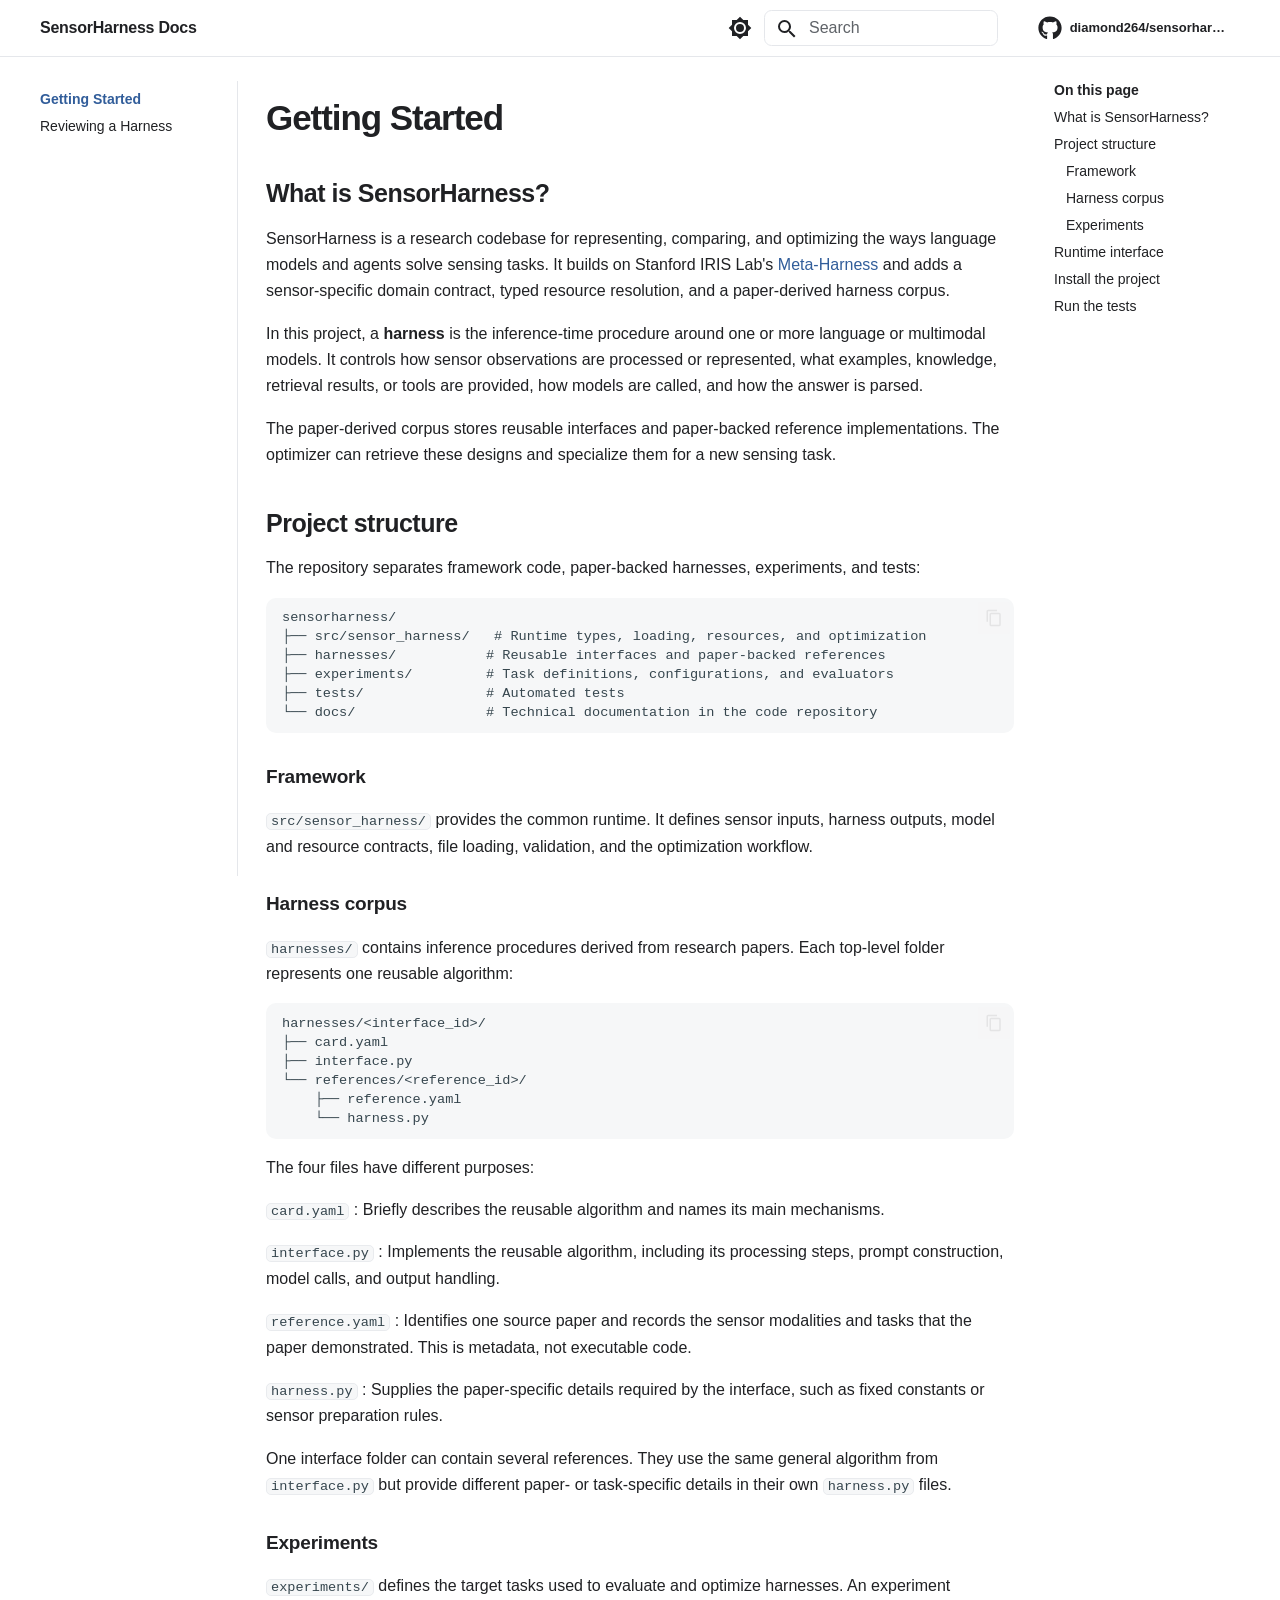
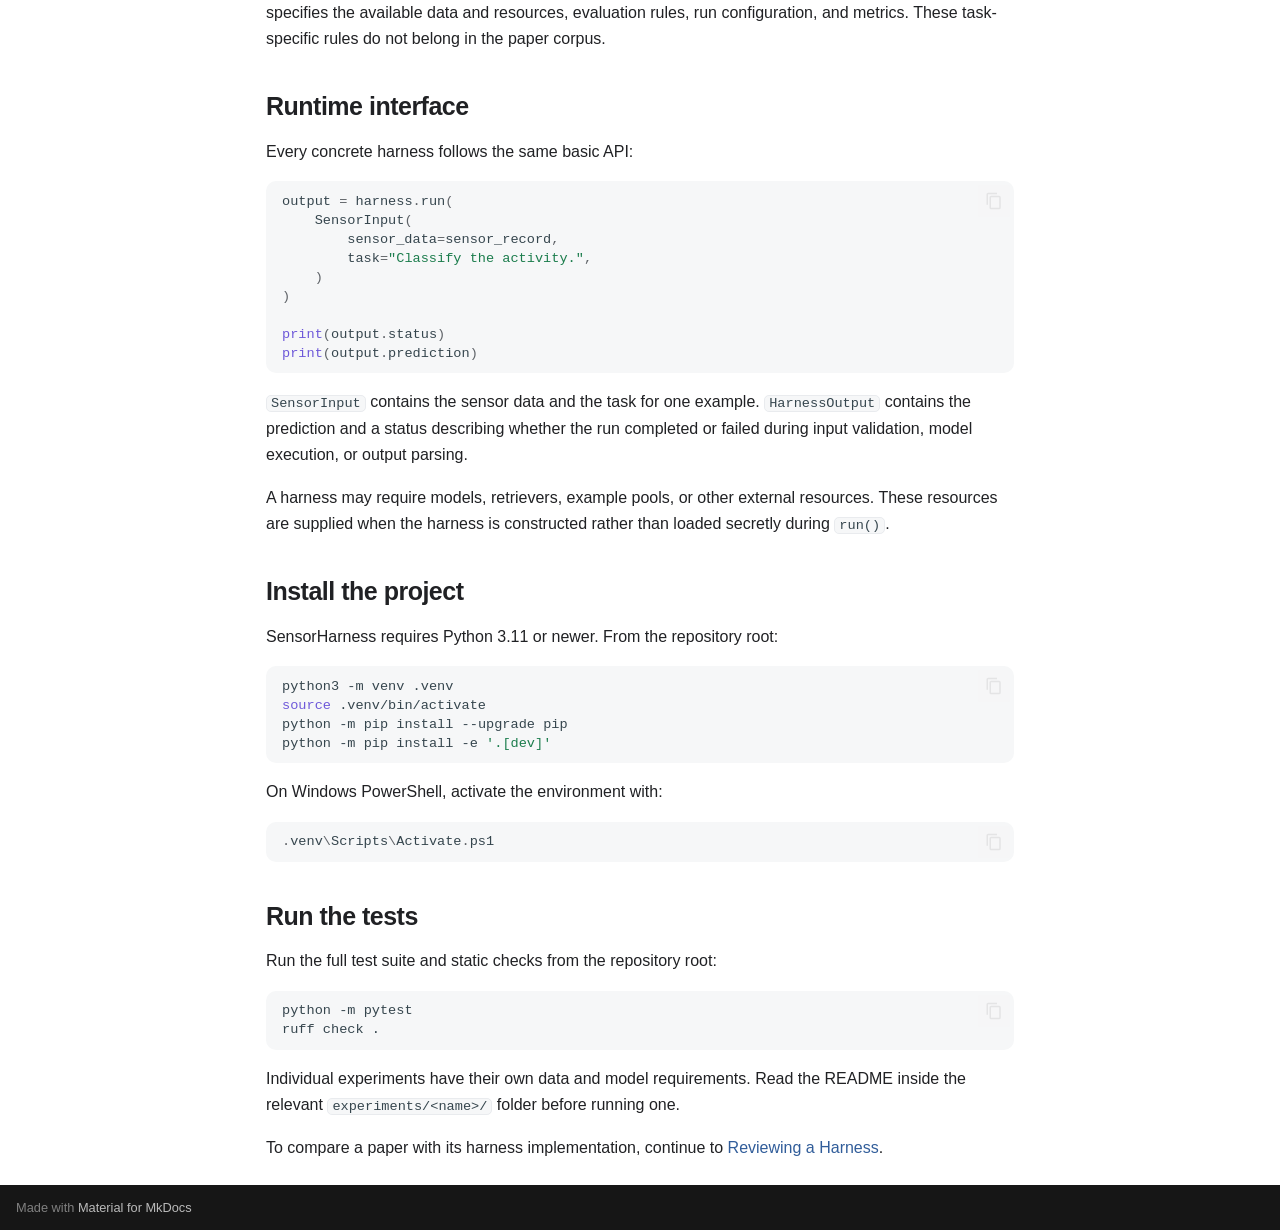
<file: index.html>
<!doctype html>
<html lang="en" class="no-js">
  <head>
    
      <meta charset="utf-8">
      <meta name="viewport" content="width=device-width,initial-scale=1">
      
        <meta name="description" content="Documentation for reviewing paper-backed sensor harnesses">
      
      
      
        <link rel="canonical" href="https://grden.github.io/sensorharness-docs/">
      
      
      
        <link rel="next" href="reviewing/">
      
      
        
      
      
      <link rel="icon" href="assets/images/favicon.png">
      <meta name="generator" content="mkdocs-1.6.1, mkdocs-material-9.7.7">
    
    
  <title>SensorHarness Docs</title>

    
      <link rel="stylesheet" href="assets/stylesheets/main.ec1eaa64.min.css">
      
        
        <link rel="stylesheet" href="assets/stylesheets/palette.ab4e12ef.min.css">
      
      


    
    
      
    
    
      
        
        
        <link rel="preconnect" href="https://fonts.gstatic.com" crossorigin>
        <link rel="stylesheet" href="https://fonts.googleapis.com/css?family=Roboto:300,300i,400,400i,700,700i%7CRoboto+Mono:400,400i,700,700i&display=fallback">
        <style>:root{--md-text-font:"Roboto";--md-code-font:"Roboto Mono"}</style>
      
    
    
      <link rel="stylesheet" href="stylesheets/extra.css">
    
    <script>__md_scope=new URL(".",location),__md_hash=e=>[...e].reduce(((e,_)=>(e<<5)-e+_.charCodeAt(0)),0),__md_get=(e,_=localStorage,t=__md_scope)=>JSON.parse(_.getItem(t.pathname+"."+e)),__md_set=(e,_,t=localStorage,a=__md_scope)=>{try{t.setItem(a.pathname+"."+e,JSON.stringify(_))}catch(e){}}</script>
    
      

    
    
  </head>
  
  
    
    
      
    
    
    
    
    <body dir="ltr" data-md-color-scheme="default" data-md-color-primary="indigo" data-md-color-accent="indigo">
  
    
    <input class="md-toggle" data-md-toggle="drawer" type="checkbox" id="__drawer" autocomplete="off">
    <input class="md-toggle" data-md-toggle="search" type="checkbox" id="__search" autocomplete="off">
    <label class="md-overlay" for="__drawer"></label>
    <div data-md-component="skip">
      
        
        <a href="#getting-started" class="md-skip">
          Skip to content
        </a>
      
    </div>
    <div data-md-component="announce">
      
    </div>
    
    
      

  

<header class="md-header md-header--shadow" data-md-component="header">
  <nav class="md-header__inner md-grid" aria-label="Header">
    <a href="." title="SensorHarness Docs" class="md-header__button md-logo" aria-label="SensorHarness Docs" data-md-component="logo">
      
  
  <svg xmlns="http://www.w3.org/2000/svg" viewBox="0 0 24 24"><path d="M12 8a3 3 0 0 0 3-3 3 3 0 0 0-3-3 3 3 0 0 0-3 3 3 3 0 0 0 3 3m0 3.54C9.64 9.35 6.5 8 3 8v11c3.5 0 6.64 1.35 9 3.54 2.36-2.19 5.5-3.54 9-3.54V8c-3.5 0-6.64 1.35-9 3.54"/></svg>

    </a>
    <label class="md-header__button md-icon" for="__drawer">
      
      <svg xmlns="http://www.w3.org/2000/svg" viewBox="0 0 24 24"><path d="M3 6h18v2H3zm0 5h18v2H3zm0 5h18v2H3z"/></svg>
    </label>
    <div class="md-header__title" data-md-component="header-title">
      <div class="md-header__ellipsis">
        <div class="md-header__topic">
          <span class="md-ellipsis">
            SensorHarness Docs
          </span>
        </div>
        <div class="md-header__topic" data-md-component="header-topic">
          <span class="md-ellipsis">
            
              Getting Started
            
          </span>
        </div>
      </div>
    </div>
    
      
        <form class="md-header__option" data-md-component="palette">
  
    
    
    
    <input class="md-option" data-md-color-media="(prefers-color-scheme: light)" data-md-color-scheme="default" data-md-color-primary="indigo" data-md-color-accent="indigo"  aria-label="Switch to dark mode"  type="radio" name="__palette" id="__palette_0">
    
      <label class="md-header__button md-icon" title="Switch to dark mode" for="__palette_1" hidden>
        <svg xmlns="http://www.w3.org/2000/svg" viewBox="0 0 24 24"><path d="M12 8a4 4 0 0 0-4 4 4 4 0 0 0 4 4 4 4 0 0 0 4-4 4 4 0 0 0-4-4m0 10a6 6 0 0 1-6-6 6 6 0 0 1 6-6 6 6 0 0 1 6 6 6 6 0 0 1-6 6m8-9.31V4h-4.69L12 .69 8.69 4H4v4.69L.69 12 4 15.31V20h4.69L12 23.31 15.31 20H20v-4.69L23.31 12z"/></svg>
      </label>
    
  
    
    
    
    <input class="md-option" data-md-color-media="(prefers-color-scheme: dark)" data-md-color-scheme="slate" data-md-color-primary="indigo" data-md-color-accent="indigo"  aria-label="Switch to light mode"  type="radio" name="__palette" id="__palette_1">
    
      <label class="md-header__button md-icon" title="Switch to light mode" for="__palette_0" hidden>
        <svg xmlns="http://www.w3.org/2000/svg" viewBox="0 0 24 24"><path d="M12 18c-.89 0-1.74-.2-2.5-.55C11.56 16.5 13 14.42 13 12s-1.44-4.5-3.5-5.45C10.26 6.2 11.11 6 12 6a6 6 0 0 1 6 6 6 6 0 0 1-6 6m8-9.31V4h-4.69L12 .69 8.69 4H4v4.69L.69 12 4 15.31V20h4.69L12 23.31 15.31 20H20v-4.69L23.31 12z"/></svg>
      </label>
    
  
</form>
      
    
    
      <script>var palette=__md_get("__palette");if(palette&&palette.color){if("(prefers-color-scheme)"===palette.color.media){var media=matchMedia("(prefers-color-scheme: light)"),input=document.querySelector(media.matches?"[data-md-color-media='(prefers-color-scheme: light)']":"[data-md-color-media='(prefers-color-scheme: dark)']");palette.color.media=input.getAttribute("data-md-color-media"),palette.color.scheme=input.getAttribute("data-md-color-scheme"),palette.color.primary=input.getAttribute("data-md-color-primary"),palette.color.accent=input.getAttribute("data-md-color-accent")}for(var[key,value]of Object.entries(palette.color))document.body.setAttribute("data-md-color-"+key,value)}</script>
    
    
    
      
      
        <label class="md-header__button md-icon" for="__search">
          
          <svg xmlns="http://www.w3.org/2000/svg" viewBox="0 0 24 24"><path d="M9.5 3A6.5 6.5 0 0 1 16 9.5c0 1.61-.59 3.09-1.56 4.23l.27.27h.79l5 5-1.5 1.5-5-5v-.79l-.27-.27A6.52 6.52 0 0 1 9.5 16 6.5 6.5 0 0 1 3 9.5 6.5 6.5 0 0 1 9.5 3m0 2C7 5 5 7 5 9.5S7 14 9.5 14 14 12 14 9.5 12 5 9.5 5"/></svg>
        </label>
        <div class="md-search" data-md-component="search" role="dialog">
  <label class="md-search__overlay" for="__search"></label>
  <div class="md-search__inner" role="search">
    <form class="md-search__form" name="search">
      <input type="text" class="md-search__input" name="query" aria-label="Search" placeholder="Search" autocapitalize="off" autocorrect="off" autocomplete="off" spellcheck="false" data-md-component="search-query" required>
      <label class="md-search__icon md-icon" for="__search">
        
        <svg xmlns="http://www.w3.org/2000/svg" viewBox="0 0 24 24"><path d="M9.5 3A6.5 6.5 0 0 1 16 9.5c0 1.61-.59 3.09-1.56 4.23l.27.27h.79l5 5-1.5 1.5-5-5v-.79l-.27-.27A6.52 6.52 0 0 1 9.5 16 6.5 6.5 0 0 1 3 9.5 6.5 6.5 0 0 1 9.5 3m0 2C7 5 5 7 5 9.5S7 14 9.5 14 14 12 14 9.5 12 5 9.5 5"/></svg>
        
        <svg xmlns="http://www.w3.org/2000/svg" viewBox="0 0 24 24"><path d="M20 11v2H8l5.5 5.5-1.42 1.42L4.16 12l7.92-7.92L13.5 5.5 8 11z"/></svg>
      </label>
      <nav class="md-search__options" aria-label="Search">
        
        <button type="reset" class="md-search__icon md-icon" title="Clear" aria-label="Clear" tabindex="-1">
          
          <svg xmlns="http://www.w3.org/2000/svg" viewBox="0 0 24 24"><path d="M19 6.41 17.59 5 12 10.59 6.41 5 5 6.41 10.59 12 5 17.59 6.41 19 12 13.41 17.59 19 19 17.59 13.41 12z"/></svg>
        </button>
      </nav>
      
        <div class="md-search__suggest" data-md-component="search-suggest"></div>
      
    </form>
    <div class="md-search__output">
      <div class="md-search__scrollwrap" tabindex="0" data-md-scrollfix>
        <div class="md-search-result" data-md-component="search-result">
          <div class="md-search-result__meta">
            Initializing search
          </div>
          <ol class="md-search-result__list" role="presentation"></ol>
        </div>
      </div>
    </div>
  </div>
</div>
      
    
    
      <div class="md-header__source">
        <a href="https://github.com/diamond264/sensorharness" title="Go to repository" class="md-source" data-md-component="source">
  <div class="md-source__icon md-icon">
    
    <svg xmlns="http://www.w3.org/2000/svg" viewBox="0 0 512 512"><!--! Font Awesome Free 7.1.0 by @fontawesome - https://fontawesome.com License - https://fontawesome.com/license/free (Icons: CC BY 4.0, Fonts: SIL OFL 1.1, Code: MIT License) Copyright 2025 Fonticons, Inc.--><path d="M173.9 397.4c0 2-2.3 3.6-5.2 3.6-3.3.3-5.6-1.3-5.6-3.6 0-2 2.3-3.6 5.2-3.6 3-.3 5.6 1.3 5.6 3.6m-31.1-4.5c-.7 2 1.3 4.3 4.3 4.9 2.6 1 5.6 0 6.2-2s-1.3-4.3-4.3-5.2c-2.6-.7-5.5.3-6.2 2.3m44.2-1.7c-2.9.7-4.9 2.6-4.6 4.9.3 2 2.9 3.3 5.9 2.6 2.9-.7 4.9-2.6 4.6-4.6-.3-1.9-3-3.2-5.9-2.9M252.8 8C114.1 8 8 113.3 8 252c0 110.9 69.8 205.8 169.5 239.2 12.8 2.3 17.3-5.6 17.3-12.1 0-6.2-.3-40.4-.3-61.4 0 0-70 15-84.7-29.8 0 0-11.4-29.1-27.8-36.6 0 0-22.9-15.7 1.6-15.4 0 0 24.9 2 38.6 25.8 21.9 38.6 58.6 27.5 72.9 20.9 2.3-16 8.8-27.1 16-33.7-55.9-6.2-112.3-14.3-112.3-110.5 0-27.5 7.6-41.3 23.6-58.9-2.6-6.5-11.1-33.3 2.6-67.9 20.9-6.5 69 27 69 27 20-5.6 41.5-8.5 62.8-8.5s42.8 2.9 62.8 8.5c0 0 48.1-33.6 69-27 13.7 34.7 5.2 61.4 2.6 67.9 16 17.7 25.8 31.5 25.8 58.9 0 96.5-58.9 104.2-114.8 110.5 9.2 7.9 17 22.9 17 46.4 0 33.7-.3 75.4-.3 83.6 0 6.5 4.6 14.4 17.3 12.1C436.2 457.8 504 362.9 504 252 504 113.3 391.5 8 252.8 8M105.2 352.9c-1.3 1-1 3.3.7 5.2 1.6 1.6 3.9 2.3 5.2 1 1.3-1 1-3.3-.7-5.2-1.6-1.6-3.9-2.3-5.2-1m-10.8-8.1c-.7 1.3.3 2.9 2.3 3.9 1.6 1 3.6.7 4.3-.7.7-1.3-.3-2.9-2.3-3.9-2-.6-3.6-.3-4.3.7m32.4 35.6c-1.6 1.3-1 4.3 1.3 6.2 2.3 2.3 5.2 2.6 6.5 1 1.3-1.3.7-4.3-1.3-6.2-2.2-2.3-5.2-2.6-6.5-1m-11.4-14.7c-1.6 1-1.6 3.6 0 5.9s4.3 3.3 5.6 2.3c1.6-1.3 1.6-3.9 0-6.2-1.4-2.3-4-3.3-5.6-2"/></svg>
  </div>
  <div class="md-source__repository">
    diamond264/sensorharness
  </div>
</a>
      </div>
    
  </nav>
  
</header>
    
    <div class="md-container" data-md-component="container">
      
      
        
          
        
      
      <main class="md-main" data-md-component="main">
        <div class="md-main__inner md-grid">
          
            
              
              <div class="md-sidebar md-sidebar--primary" data-md-component="sidebar" data-md-type="navigation" >
                <div class="md-sidebar__scrollwrap">
                  <div class="md-sidebar__inner">
                    



<nav class="md-nav md-nav--primary" aria-label="Navigation" data-md-level="0">
  <label class="md-nav__title" for="__drawer">
    <a href="." title="SensorHarness Docs" class="md-nav__button md-logo" aria-label="SensorHarness Docs" data-md-component="logo">
      
  
  <svg xmlns="http://www.w3.org/2000/svg" viewBox="0 0 24 24"><path d="M12 8a3 3 0 0 0 3-3 3 3 0 0 0-3-3 3 3 0 0 0-3 3 3 3 0 0 0 3 3m0 3.54C9.64 9.35 6.5 8 3 8v11c3.5 0 6.64 1.35 9 3.54 2.36-2.19 5.5-3.54 9-3.54V8c-3.5 0-6.64 1.35-9 3.54"/></svg>

    </a>
    SensorHarness Docs
  </label>
  
    <div class="md-nav__source">
      <a href="https://github.com/diamond264/sensorharness" title="Go to repository" class="md-source" data-md-component="source">
  <div class="md-source__icon md-icon">
    
    <svg xmlns="http://www.w3.org/2000/svg" viewBox="0 0 512 512"><!--! Font Awesome Free 7.1.0 by @fontawesome - https://fontawesome.com License - https://fontawesome.com/license/free (Icons: CC BY 4.0, Fonts: SIL OFL 1.1, Code: MIT License) Copyright 2025 Fonticons, Inc.--><path d="M173.9 397.4c0 2-2.3 3.6-5.2 3.6-3.3.3-5.6-1.3-5.6-3.6 0-2 2.3-3.6 5.2-3.6 3-.3 5.6 1.3 5.6 3.6m-31.1-4.5c-.7 2 1.3 4.3 4.3 4.9 2.6 1 5.6 0 6.2-2s-1.3-4.3-4.3-5.2c-2.6-.7-5.5.3-6.2 2.3m44.2-1.7c-2.9.7-4.9 2.6-4.6 4.9.3 2 2.9 3.3 5.9 2.6 2.9-.7 4.9-2.6 4.6-4.6-.3-1.9-3-3.2-5.9-2.9M252.8 8C114.1 8 8 113.3 8 252c0 110.9 69.8 205.8 169.5 239.2 12.8 2.3 17.3-5.6 17.3-12.1 0-6.2-.3-40.4-.3-61.4 0 0-70 15-84.7-29.8 0 0-11.4-29.1-27.8-36.6 0 0-22.9-15.7 1.6-15.4 0 0 24.9 2 38.6 25.8 21.9 38.6 58.6 27.5 72.9 20.9 2.3-16 8.8-27.1 16-33.7-55.9-6.2-112.3-14.3-112.3-110.5 0-27.5 7.6-41.3 23.6-58.9-2.6-6.5-11.1-33.3 2.6-67.9 20.9-6.5 69 27 69 27 20-5.6 41.5-8.5 62.8-8.5s42.8 2.9 62.8 8.5c0 0 48.1-33.6 69-27 13.7 34.7 5.2 61.4 2.6 67.9 16 17.7 25.8 31.5 25.8 58.9 0 96.5-58.9 104.2-114.8 110.5 9.2 7.9 17 22.9 17 46.4 0 33.7-.3 75.4-.3 83.6 0 6.5 4.6 14.4 17.3 12.1C436.2 457.8 504 362.9 504 252 504 113.3 391.5 8 252.8 8M105.2 352.9c-1.3 1-1 3.3.7 5.2 1.6 1.6 3.9 2.3 5.2 1 1.3-1 1-3.3-.7-5.2-1.6-1.6-3.9-2.3-5.2-1m-10.8-8.1c-.7 1.3.3 2.9 2.3 3.9 1.6 1 3.6.7 4.3-.7.7-1.3-.3-2.9-2.3-3.9-2-.6-3.6-.3-4.3.7m32.4 35.6c-1.6 1.3-1 4.3 1.3 6.2 2.3 2.3 5.2 2.6 6.5 1 1.3-1.3.7-4.3-1.3-6.2-2.2-2.3-5.2-2.6-6.5-1m-11.4-14.7c-1.6 1-1.6 3.6 0 5.9s4.3 3.3 5.6 2.3c1.6-1.3 1.6-3.9 0-6.2-1.4-2.3-4-3.3-5.6-2"/></svg>
  </div>
  <div class="md-source__repository">
    diamond264/sensorharness
  </div>
</a>
    </div>
  
  <ul class="md-nav__list" data-md-scrollfix>
    
      
      
  
  
    
  
  
  
    <li class="md-nav__item md-nav__item--active">
      
      <input class="md-nav__toggle md-toggle" type="checkbox" id="__toc">
      
      
        
      
      
        <label class="md-nav__link md-nav__link--active" for="__toc">
          
  
  
  <span class="md-ellipsis">
    
  
    Getting Started
  

    
  </span>
  
  

          <span class="md-nav__icon md-icon"></span>
        </label>
      
      <a href="." class="md-nav__link md-nav__link--active">
        
  
  
  <span class="md-ellipsis">
    
  
    Getting Started
  

    
  </span>
  
  

      </a>
      
        

  

<nav class="md-nav md-nav--secondary" aria-label="On this page">
  
  
  
    
  
  
    <label class="md-nav__title" for="__toc">
      <span class="md-nav__icon md-icon"></span>
      On this page
    </label>
    <ul class="md-nav__list" data-md-component="toc" data-md-scrollfix>
      
        <li class="md-nav__item">
  <a href="#what-is-sensorharness" class="md-nav__link">
    <span class="md-ellipsis">
      
        What is SensorHarness?
      
    </span>
  </a>
  
</li>
      
        <li class="md-nav__item">
  <a href="#project-structure" class="md-nav__link">
    <span class="md-ellipsis">
      
        Project structure
      
    </span>
  </a>
  
    <nav class="md-nav" aria-label="Project structure">
      <ul class="md-nav__list">
        
          <li class="md-nav__item">
  <a href="#framework" class="md-nav__link">
    <span class="md-ellipsis">
      
        Framework
      
    </span>
  </a>
  
</li>
        
          <li class="md-nav__item">
  <a href="#harness-corpus" class="md-nav__link">
    <span class="md-ellipsis">
      
        Harness corpus
      
    </span>
  </a>
  
</li>
        
          <li class="md-nav__item">
  <a href="#experiments" class="md-nav__link">
    <span class="md-ellipsis">
      
        Experiments
      
    </span>
  </a>
  
</li>
        
      </ul>
    </nav>
  
</li>
      
        <li class="md-nav__item">
  <a href="#runtime-interface" class="md-nav__link">
    <span class="md-ellipsis">
      
        Runtime interface
      
    </span>
  </a>
  
</li>
      
        <li class="md-nav__item">
  <a href="#install-the-project" class="md-nav__link">
    <span class="md-ellipsis">
      
        Install the project
      
    </span>
  </a>
  
</li>
      
        <li class="md-nav__item">
  <a href="#run-the-tests" class="md-nav__link">
    <span class="md-ellipsis">
      
        Run the tests
      
    </span>
  </a>
  
</li>
      
    </ul>
  
</nav>
      
    </li>
  

    
      
      
  
  
  
  
    <li class="md-nav__item">
      <a href="reviewing/" class="md-nav__link">
        
  
  
  <span class="md-ellipsis">
    
  
    Reviewing a Harness
  

    
  </span>
  
  

      </a>
    </li>
  

    
  </ul>
</nav>
                  </div>
                </div>
              </div>
            
            
              
              <div class="md-sidebar md-sidebar--secondary" data-md-component="sidebar" data-md-type="toc" >
                <div class="md-sidebar__scrollwrap">
                  <div class="md-sidebar__inner">
                    

  

<nav class="md-nav md-nav--secondary" aria-label="On this page">
  
  
  
    
  
  
    <label class="md-nav__title" for="__toc">
      <span class="md-nav__icon md-icon"></span>
      On this page
    </label>
    <ul class="md-nav__list" data-md-component="toc" data-md-scrollfix>
      
        <li class="md-nav__item">
  <a href="#what-is-sensorharness" class="md-nav__link">
    <span class="md-ellipsis">
      
        What is SensorHarness?
      
    </span>
  </a>
  
</li>
      
        <li class="md-nav__item">
  <a href="#project-structure" class="md-nav__link">
    <span class="md-ellipsis">
      
        Project structure
      
    </span>
  </a>
  
    <nav class="md-nav" aria-label="Project structure">
      <ul class="md-nav__list">
        
          <li class="md-nav__item">
  <a href="#framework" class="md-nav__link">
    <span class="md-ellipsis">
      
        Framework
      
    </span>
  </a>
  
</li>
        
          <li class="md-nav__item">
  <a href="#harness-corpus" class="md-nav__link">
    <span class="md-ellipsis">
      
        Harness corpus
      
    </span>
  </a>
  
</li>
        
          <li class="md-nav__item">
  <a href="#experiments" class="md-nav__link">
    <span class="md-ellipsis">
      
        Experiments
      
    </span>
  </a>
  
</li>
        
      </ul>
    </nav>
  
</li>
      
        <li class="md-nav__item">
  <a href="#runtime-interface" class="md-nav__link">
    <span class="md-ellipsis">
      
        Runtime interface
      
    </span>
  </a>
  
</li>
      
        <li class="md-nav__item">
  <a href="#install-the-project" class="md-nav__link">
    <span class="md-ellipsis">
      
        Install the project
      
    </span>
  </a>
  
</li>
      
        <li class="md-nav__item">
  <a href="#run-the-tests" class="md-nav__link">
    <span class="md-ellipsis">
      
        Run the tests
      
    </span>
  </a>
  
</li>
      
    </ul>
  
</nav>
                  </div>
                </div>
              </div>
            
          
          
            <div class="md-content" data-md-component="content">
              
                



  


              
              <article class="md-content__inner md-typeset">
                
                  


  
  


<h1 id="getting-started">Getting Started<a class="headerlink" href="#getting-started" title="Permanent link">&para;</a></h1>
<h2 id="what-is-sensorharness">What is SensorHarness?<a class="headerlink" href="#what-is-sensorharness" title="Permanent link">&para;</a></h2>
<p>SensorHarness is a research codebase for representing, comparing, and
optimizing the ways language models and agents solve sensing tasks. It builds on
Stanford IRIS Lab's
<a href="https://github.com/stanford-iris-lab/meta-harness">Meta-Harness</a> and adds a
sensor-specific domain contract, typed resource resolution, and a
paper-derived harness corpus.</p>
<p>In this project, a <strong>harness</strong> is the inference-time procedure around one or
more language or multimodal models. It controls how sensor observations are
processed or represented, what examples, knowledge, retrieval results, or tools
are provided, how models are called, and how the answer is parsed.</p>
<p>The paper-derived corpus stores reusable interfaces and paper-backed reference
implementations. The optimizer can retrieve these designs and specialize them
for a new sensing task.</p>
<h2 id="project-structure">Project structure<a class="headerlink" href="#project-structure" title="Permanent link">&para;</a></h2>
<p>The repository separates framework code, paper-backed harnesses, experiments,
and tests:</p>
<div class="highlight"><pre><span></span><code>sensorharness/
├── src/sensor_harness/   # Runtime types, loading, resources, and optimization
├── harnesses/           # Reusable interfaces and paper-backed references
├── experiments/         # Task definitions, configurations, and evaluators
├── tests/               # Automated tests
└── docs/                # Technical documentation in the code repository
</code></pre></div>
<h3 id="framework">Framework<a class="headerlink" href="#framework" title="Permanent link">&para;</a></h3>
<p><code>src/sensor_harness/</code> provides the common runtime. It defines sensor inputs,
harness outputs, model and resource contracts, file loading, validation, and the
optimization workflow.</p>
<h3 id="harness-corpus">Harness corpus<a class="headerlink" href="#harness-corpus" title="Permanent link">&para;</a></h3>
<p><code>harnesses/</code> contains inference procedures derived from research papers. Each
top-level folder represents one reusable algorithm:</p>
<div class="highlight"><pre><span></span><code>harnesses/&lt;interface_id&gt;/
├── card.yaml
├── interface.py
└── references/&lt;reference_id&gt;/
    ├── reference.yaml
    └── harness.py
</code></pre></div>
<p>The four files have different purposes:</p>
<p><code>card.yaml</code>
: Briefly describes the reusable algorithm and names its main mechanisms.</p>
<p><code>interface.py</code>
: Implements the reusable algorithm, including its processing steps, prompt
  construction, model calls, and output handling.</p>
<p><code>reference.yaml</code>
: Identifies one source paper and records the sensor modalities and tasks that
  the paper demonstrated. This is metadata, not executable code.</p>
<p><code>harness.py</code>
: Supplies the paper-specific details required by the interface, such as fixed
  constants or sensor preparation rules.</p>
<p>One interface folder can contain several references. They use the same general
algorithm from <code>interface.py</code> but provide different paper- or task-specific
details in their own <code>harness.py</code> files.</p>
<h3 id="experiments">Experiments<a class="headerlink" href="#experiments" title="Permanent link">&para;</a></h3>
<p><code>experiments/</code> defines the target tasks used to evaluate and optimize harnesses.
An experiment specifies the available data and resources, evaluation rules, run
configuration, and metrics. These task-specific rules do not belong in the
paper corpus.</p>
<h2 id="runtime-interface">Runtime interface<a class="headerlink" href="#runtime-interface" title="Permanent link">&para;</a></h2>
<p>Every concrete harness follows the same basic API:</p>
<div class="highlight"><pre><span></span><code><span class="n">output</span> <span class="o">=</span> <span class="n">harness</span><span class="o">.</span><span class="n">run</span><span class="p">(</span>
    <span class="n">SensorInput</span><span class="p">(</span>
        <span class="n">sensor_data</span><span class="o">=</span><span class="n">sensor_record</span><span class="p">,</span>
        <span class="n">task</span><span class="o">=</span><span class="s2">"Classify the activity."</span><span class="p">,</span>
    <span class="p">)</span>
<span class="p">)</span>

<span class="nb">print</span><span class="p">(</span><span class="n">output</span><span class="o">.</span><span class="n">status</span><span class="p">)</span>
<span class="nb">print</span><span class="p">(</span><span class="n">output</span><span class="o">.</span><span class="n">prediction</span><span class="p">)</span>
</code></pre></div>
<p><code>SensorInput</code> contains the sensor data and the task for one example.
<code>HarnessOutput</code> contains the prediction and a status describing whether the run
completed or failed during input validation, model execution, or output parsing.</p>
<p>A harness may require models, retrievers, example pools, or other external
resources. These resources are supplied when the harness is constructed rather
than loaded secretly during <code>run()</code>.</p>
<h2 id="install-the-project">Install the project<a class="headerlink" href="#install-the-project" title="Permanent link">&para;</a></h2>
<p>SensorHarness requires Python 3.11 or newer. From the repository root:</p>
<div class="highlight"><pre><span></span><code>python3<span class="w"> </span>-m<span class="w"> </span>venv<span class="w"> </span>.venv
<span class="nb">source</span><span class="w"> </span>.venv/bin/activate
python<span class="w"> </span>-m<span class="w"> </span>pip<span class="w"> </span>install<span class="w"> </span>--upgrade<span class="w"> </span>pip
python<span class="w"> </span>-m<span class="w"> </span>pip<span class="w"> </span>install<span class="w"> </span>-e<span class="w"> </span><span class="s1">'.[dev]'</span>
</code></pre></div>
<p>On Windows PowerShell, activate the environment with:</p>
<div class="highlight"><pre><span></span><code><span class="p">.</span><span class="n">venv</span><span class="p">\</span><span class="n">Scripts</span><span class="p">\</span><span class="n">Activate</span><span class="p">.</span><span class="n">ps1</span>
</code></pre></div>
<h2 id="run-the-tests">Run the tests<a class="headerlink" href="#run-the-tests" title="Permanent link">&para;</a></h2>
<p>Run the full test suite and static checks from the repository root:</p>
<div class="highlight"><pre><span></span><code>python<span class="w"> </span>-m<span class="w"> </span>pytest
ruff<span class="w"> </span>check<span class="w"> </span>.
</code></pre></div>
<p>Individual experiments have their own data and model requirements. Read the
README inside the relevant <code>experiments/&lt;name&gt;/</code> folder before running one.</p>
<p>To compare a paper with its harness implementation, continue to
<a href="reviewing/">Reviewing a Harness</a>.</p>












                
              </article>
            </div>
          
          
<script>var target=document.getElementById(location.hash.slice(1));target&&target.name&&(target.checked=target.name.startsWith("__tabbed_"))</script>
        </div>
        
          <button type="button" class="md-top md-icon" data-md-component="top" hidden>
  
  <svg xmlns="http://www.w3.org/2000/svg" viewBox="0 0 24 24"><path d="M13 20h-2V8l-5.5 5.5-1.42-1.42L12 4.16l7.92 7.92-1.42 1.42L13 8z"/></svg>
  Back to top
</button>
        
      </main>
      
        <footer class="md-footer">
  
  <div class="md-footer-meta md-typeset">
    <div class="md-footer-meta__inner md-grid">
      <div class="md-copyright">
  
  
    Made with
    <a href="https://squidfunk.github.io/mkdocs-material/" target="_blank" rel="noopener">
      Material for MkDocs
    </a>
  
</div>
      
    </div>
  </div>
</footer>
      
    </div>
    <div class="md-dialog" data-md-component="dialog">
      <div class="md-dialog__inner md-typeset"></div>
    </div>
    
      <div class="md-progress" data-md-component="progress" role="progressbar"></div>
    
    
    
      
      
      <script id="__config" type="application/json">{"annotate": null, "base": ".", "features": ["navigation.instant", "navigation.instant.prefetch", "navigation.instant.progress", "navigation.path", "navigation.sections", "navigation.top", "navigation.tracking", "search.highlight", "search.suggest", "content.code.copy", "toc.follow"], "search": "assets/javascripts/workers/search.2c215733.min.js", "tags": null, "translations": {"clipboard.copied": "Copied to clipboard", "clipboard.copy": "Copy to clipboard", "search.result.more.one": "1 more on this page", "search.result.more.other": "# more on this page", "search.result.none": "No matching documents", "search.result.one": "1 matching document", "search.result.other": "# matching documents", "search.result.placeholder": "Type to start searching", "search.result.term.missing": "Missing", "select.version": "Select version"}, "version": null}</script>
    
    
      <script src="assets/javascripts/bundle.d7400e89.min.js"></script>
      
        <script src="javascripts/toc-sync.js"></script>
      
    
  </body>
</html>
</file>
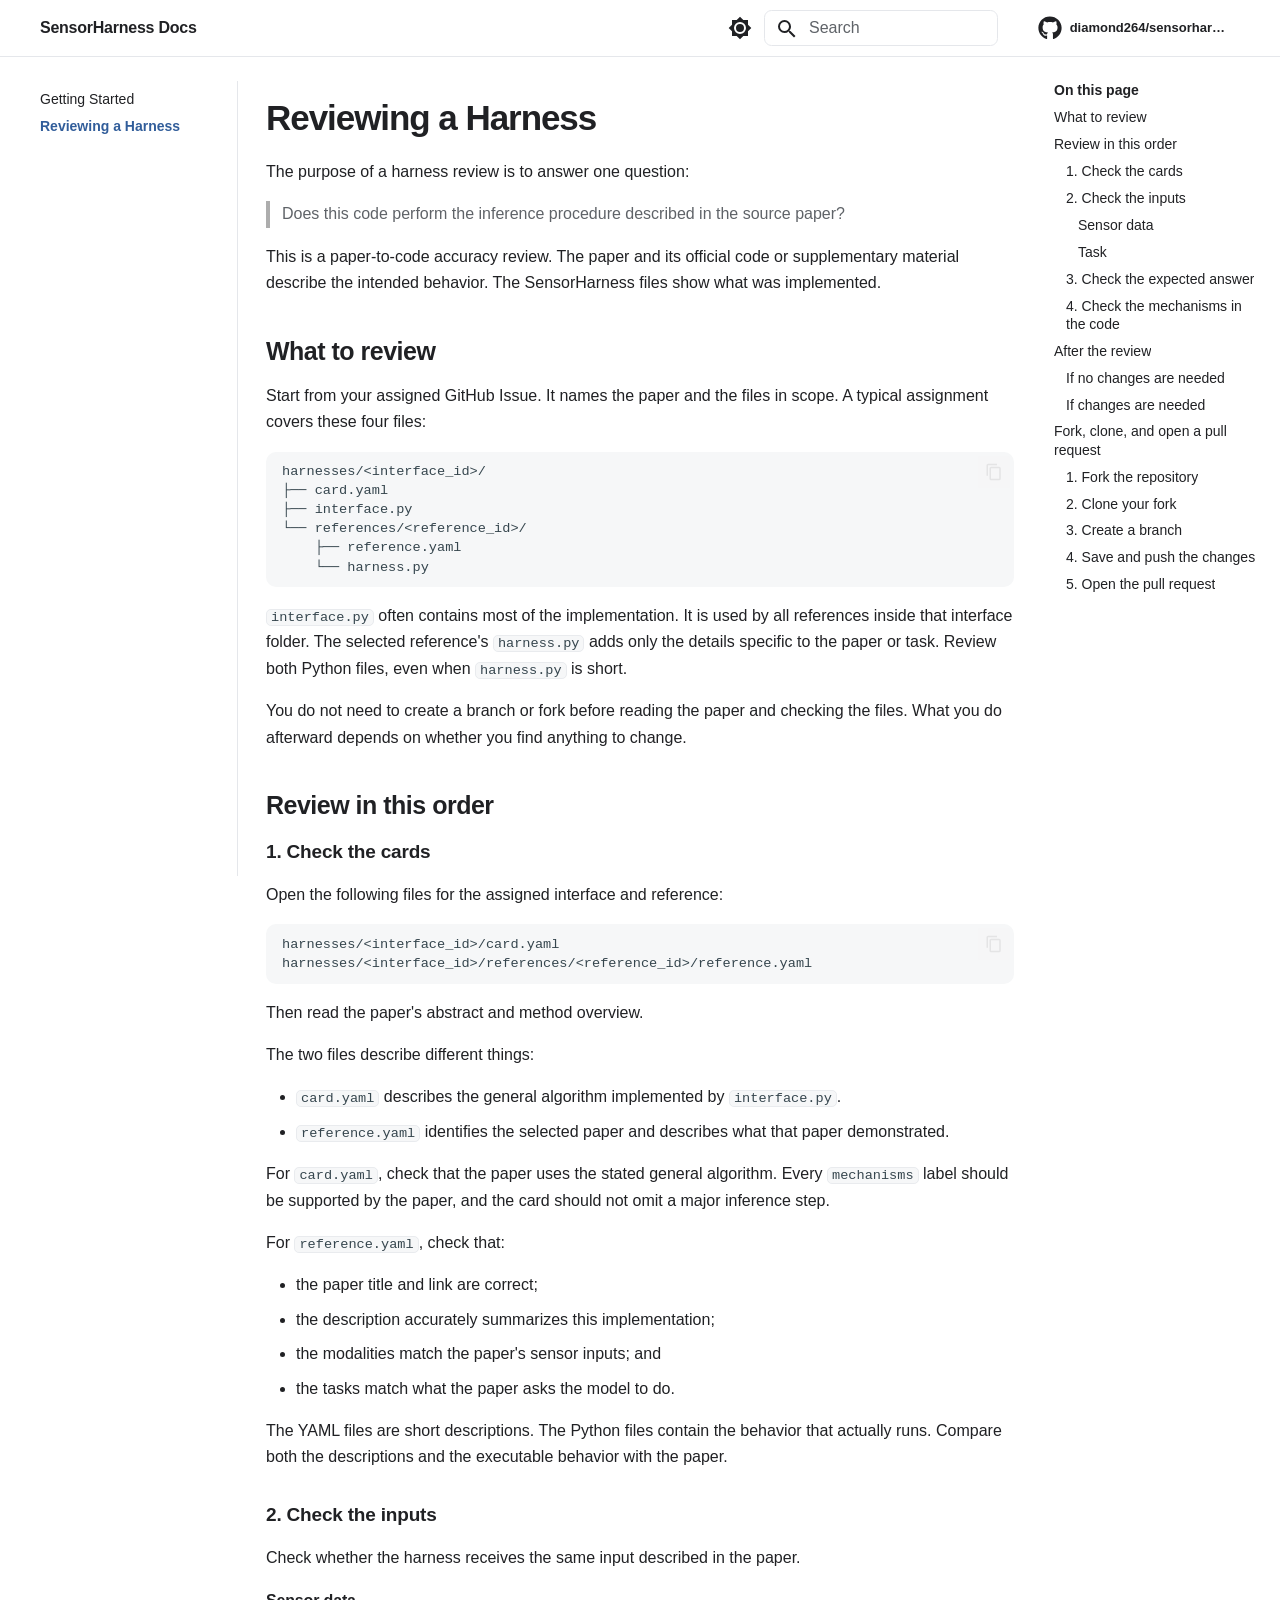
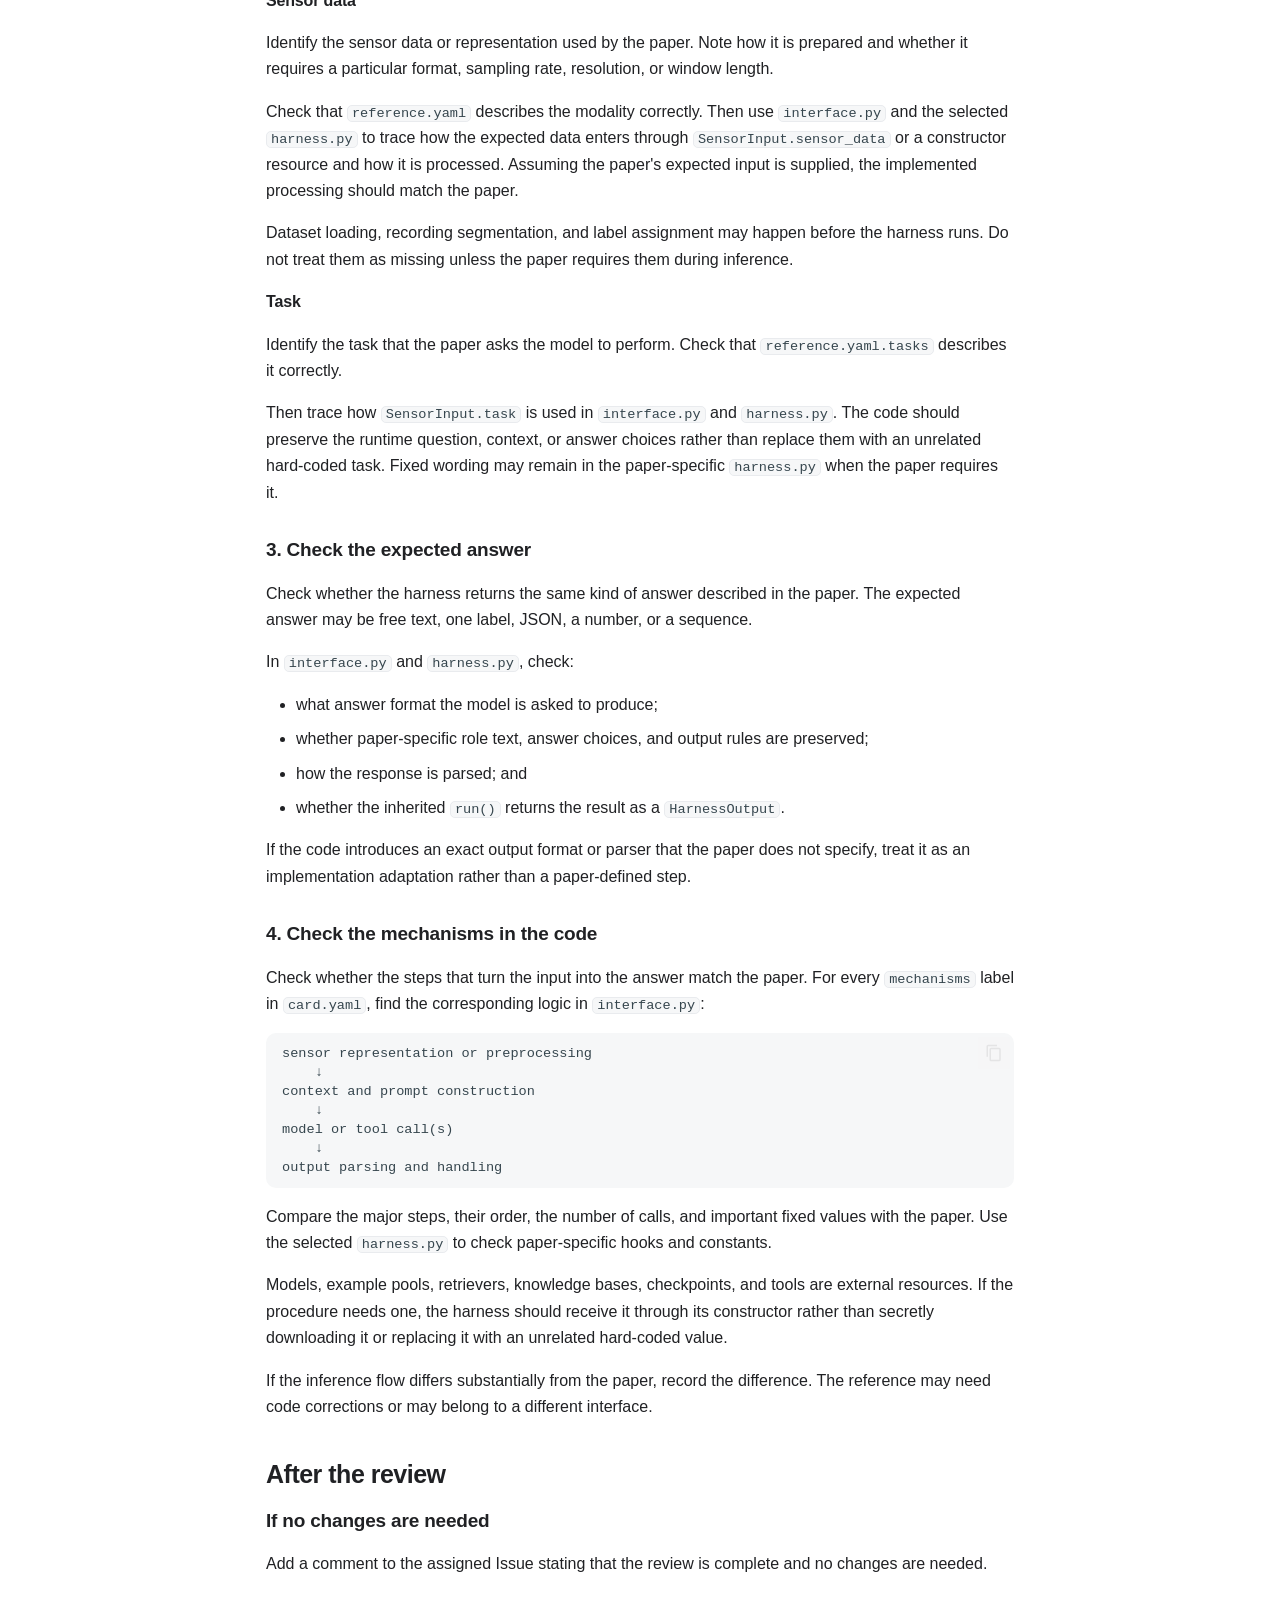
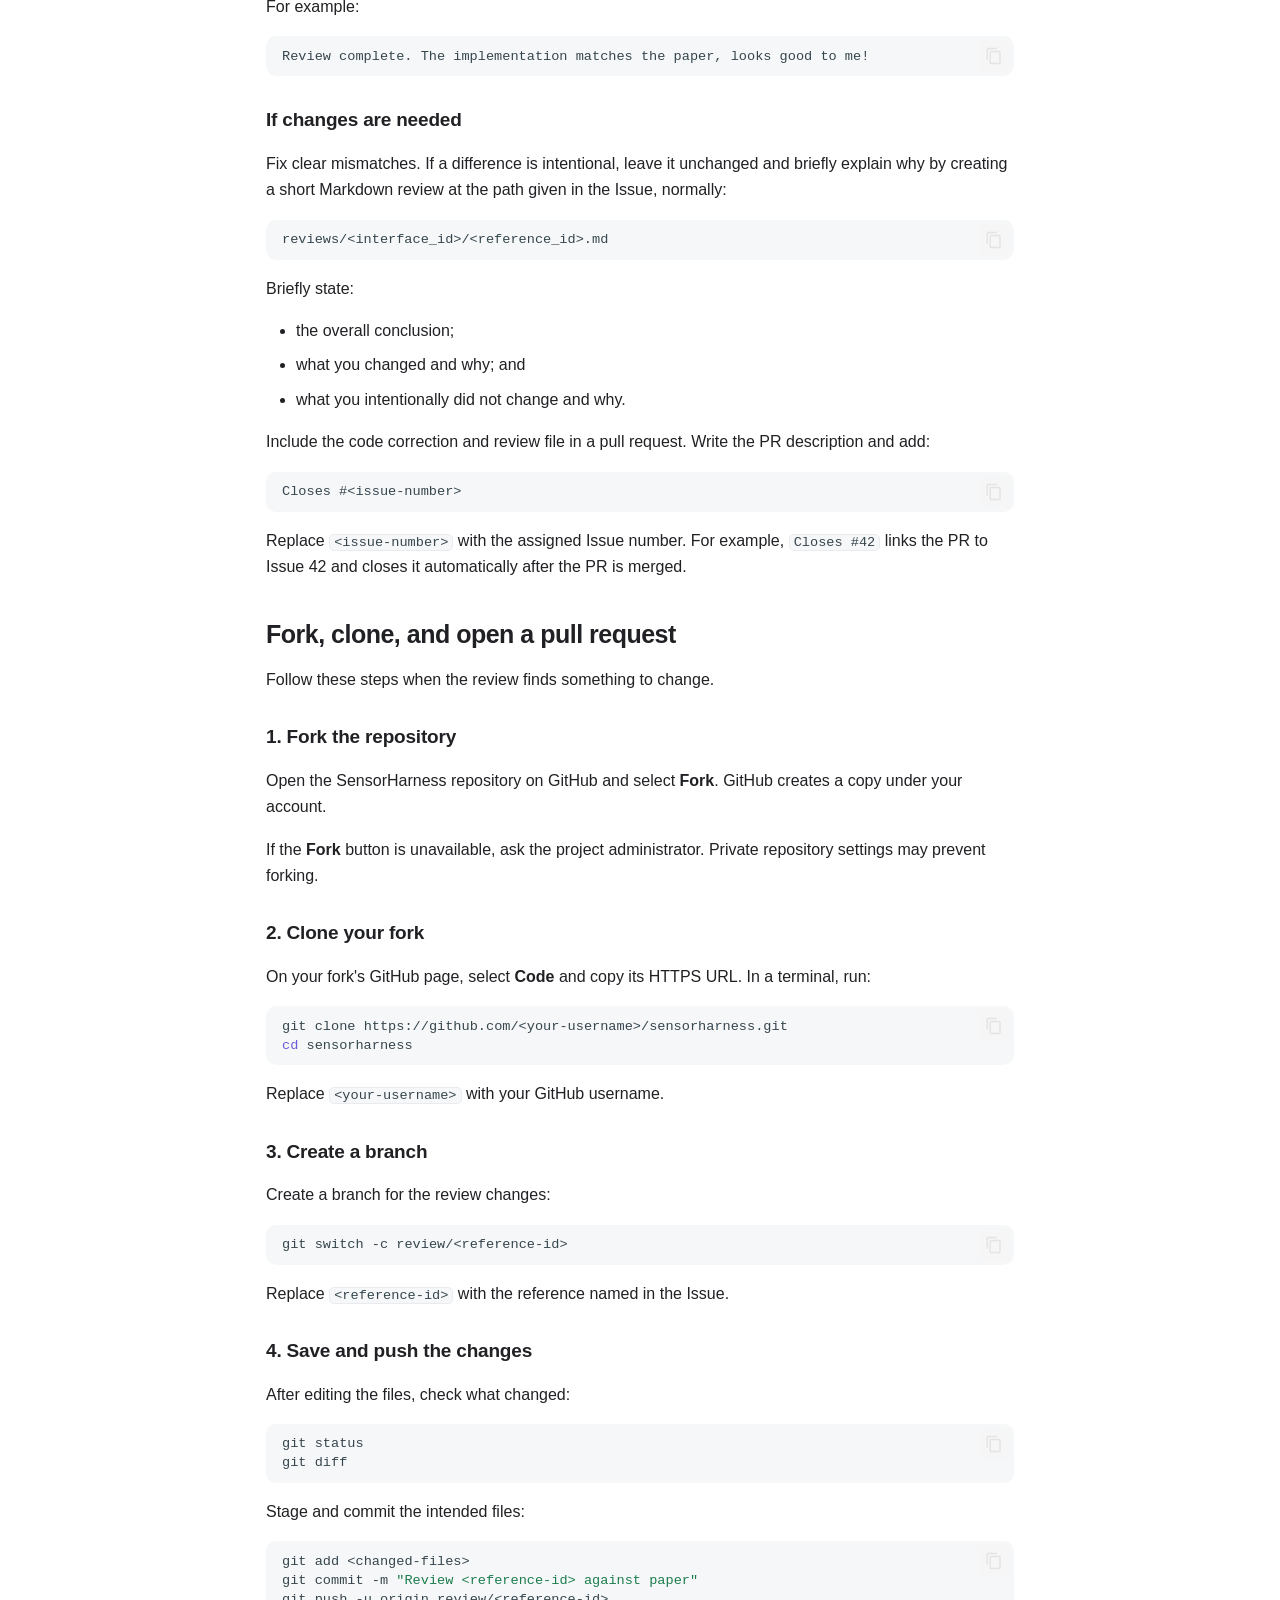
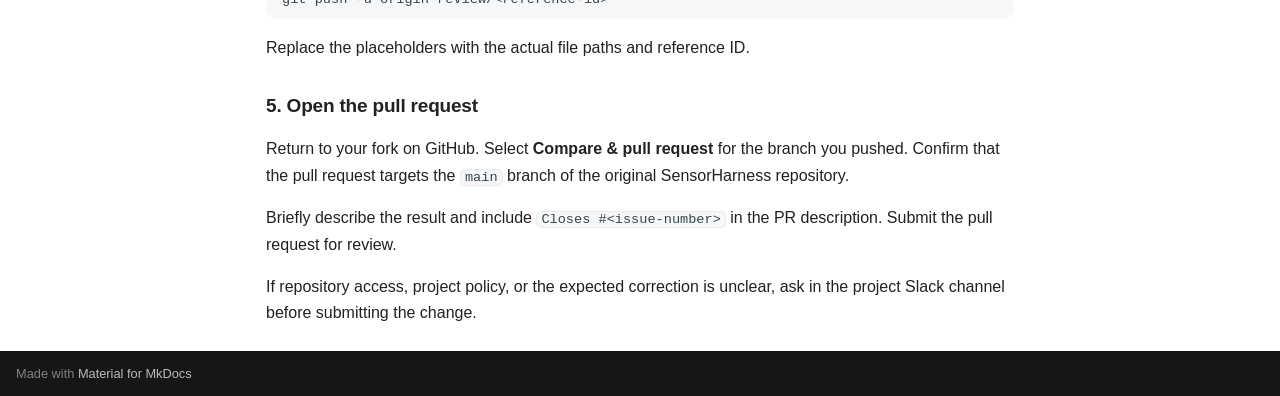
<file: reviewing/index.html>
<!doctype html>
<html lang="en" class="no-js">
  <head>
    
      <meta charset="utf-8">
      <meta name="viewport" content="width=device-width,initial-scale=1">
      
        <meta name="description" content="Documentation for reviewing paper-backed sensor harnesses">
      
      
      
        <link rel="canonical" href="https://grden.github.io/sensorharness-docs/reviewing/">
      
      
        <link rel="prev" href="..">
      
      
      
        
      
      
      <link rel="icon" href="../assets/images/favicon.png">
      <meta name="generator" content="mkdocs-1.6.1, mkdocs-material-9.7.7">
    
    
  <title>SensorHarness Docs</title>

    
      <link rel="stylesheet" href="../assets/stylesheets/main.ec1eaa64.min.css">
      
        
        <link rel="stylesheet" href="../assets/stylesheets/palette.ab4e12ef.min.css">
      
      


    
    
      
    
    
      
        
        
        <link rel="preconnect" href="https://fonts.gstatic.com" crossorigin>
        <link rel="stylesheet" href="https://fonts.googleapis.com/css?family=Roboto:300,300i,400,400i,700,700i%7CRoboto+Mono:400,400i,700,700i&display=fallback">
        <style>:root{--md-text-font:"Roboto";--md-code-font:"Roboto Mono"}</style>
      
    
    
      <link rel="stylesheet" href="../stylesheets/extra.css">
    
    <script>__md_scope=new URL("..",location),__md_hash=e=>[...e].reduce(((e,_)=>(e<<5)-e+_.charCodeAt(0)),0),__md_get=(e,_=localStorage,t=__md_scope)=>JSON.parse(_.getItem(t.pathname+"."+e)),__md_set=(e,_,t=localStorage,a=__md_scope)=>{try{t.setItem(a.pathname+"."+e,JSON.stringify(_))}catch(e){}}</script>
    
      

    
    
  </head>
  
  
    
    
      
    
    
    
    
    <body dir="ltr" data-md-color-scheme="default" data-md-color-primary="indigo" data-md-color-accent="indigo">
  
    
    <input class="md-toggle" data-md-toggle="drawer" type="checkbox" id="__drawer" autocomplete="off">
    <input class="md-toggle" data-md-toggle="search" type="checkbox" id="__search" autocomplete="off">
    <label class="md-overlay" for="__drawer"></label>
    <div data-md-component="skip">
      
        
        <a href="#reviewing-a-harness" class="md-skip">
          Skip to content
        </a>
      
    </div>
    <div data-md-component="announce">
      
    </div>
    
    
      

  

<header class="md-header md-header--shadow" data-md-component="header">
  <nav class="md-header__inner md-grid" aria-label="Header">
    <a href=".." title="SensorHarness Docs" class="md-header__button md-logo" aria-label="SensorHarness Docs" data-md-component="logo">
      
  
  <svg xmlns="http://www.w3.org/2000/svg" viewBox="0 0 24 24"><path d="M12 8a3 3 0 0 0 3-3 3 3 0 0 0-3-3 3 3 0 0 0-3 3 3 3 0 0 0 3 3m0 3.54C9.64 9.35 6.5 8 3 8v11c3.5 0 6.64 1.35 9 3.54 2.36-2.19 5.5-3.54 9-3.54V8c-3.5 0-6.64 1.35-9 3.54"/></svg>

    </a>
    <label class="md-header__button md-icon" for="__drawer">
      
      <svg xmlns="http://www.w3.org/2000/svg" viewBox="0 0 24 24"><path d="M3 6h18v2H3zm0 5h18v2H3zm0 5h18v2H3z"/></svg>
    </label>
    <div class="md-header__title" data-md-component="header-title">
      <div class="md-header__ellipsis">
        <div class="md-header__topic">
          <span class="md-ellipsis">
            SensorHarness Docs
          </span>
        </div>
        <div class="md-header__topic" data-md-component="header-topic">
          <span class="md-ellipsis">
            
              Reviewing a Harness
            
          </span>
        </div>
      </div>
    </div>
    
      
        <form class="md-header__option" data-md-component="palette">
  
    
    
    
    <input class="md-option" data-md-color-media="(prefers-color-scheme: light)" data-md-color-scheme="default" data-md-color-primary="indigo" data-md-color-accent="indigo"  aria-label="Switch to dark mode"  type="radio" name="__palette" id="__palette_0">
    
      <label class="md-header__button md-icon" title="Switch to dark mode" for="__palette_1" hidden>
        <svg xmlns="http://www.w3.org/2000/svg" viewBox="0 0 24 24"><path d="M12 8a4 4 0 0 0-4 4 4 4 0 0 0 4 4 4 4 0 0 0 4-4 4 4 0 0 0-4-4m0 10a6 6 0 0 1-6-6 6 6 0 0 1 6-6 6 6 0 0 1 6 6 6 6 0 0 1-6 6m8-9.31V4h-4.69L12 .69 8.69 4H4v4.69L.69 12 4 15.31V20h4.69L12 23.31 15.31 20H20v-4.69L23.31 12z"/></svg>
      </label>
    
  
    
    
    
    <input class="md-option" data-md-color-media="(prefers-color-scheme: dark)" data-md-color-scheme="slate" data-md-color-primary="indigo" data-md-color-accent="indigo"  aria-label="Switch to light mode"  type="radio" name="__palette" id="__palette_1">
    
      <label class="md-header__button md-icon" title="Switch to light mode" for="__palette_0" hidden>
        <svg xmlns="http://www.w3.org/2000/svg" viewBox="0 0 24 24"><path d="M12 18c-.89 0-1.74-.2-2.5-.55C11.56 16.5 13 14.42 13 12s-1.44-4.5-3.5-5.45C10.26 6.2 11.11 6 12 6a6 6 0 0 1 6 6 6 6 0 0 1-6 6m8-9.31V4h-4.69L12 .69 8.69 4H4v4.69L.69 12 4 15.31V20h4.69L12 23.31 15.31 20H20v-4.69L23.31 12z"/></svg>
      </label>
    
  
</form>
      
    
    
      <script>var palette=__md_get("__palette");if(palette&&palette.color){if("(prefers-color-scheme)"===palette.color.media){var media=matchMedia("(prefers-color-scheme: light)"),input=document.querySelector(media.matches?"[data-md-color-media='(prefers-color-scheme: light)']":"[data-md-color-media='(prefers-color-scheme: dark)']");palette.color.media=input.getAttribute("data-md-color-media"),palette.color.scheme=input.getAttribute("data-md-color-scheme"),palette.color.primary=input.getAttribute("data-md-color-primary"),palette.color.accent=input.getAttribute("data-md-color-accent")}for(var[key,value]of Object.entries(palette.color))document.body.setAttribute("data-md-color-"+key,value)}</script>
    
    
    
      
      
        <label class="md-header__button md-icon" for="__search">
          
          <svg xmlns="http://www.w3.org/2000/svg" viewBox="0 0 24 24"><path d="M9.5 3A6.5 6.5 0 0 1 16 9.5c0 1.61-.59 3.09-1.56 4.23l.27.27h.79l5 5-1.5 1.5-5-5v-.79l-.27-.27A6.52 6.52 0 0 1 9.5 16 6.5 6.5 0 0 1 3 9.5 6.5 6.5 0 0 1 9.5 3m0 2C7 5 5 7 5 9.5S7 14 9.5 14 14 12 14 9.5 12 5 9.5 5"/></svg>
        </label>
        <div class="md-search" data-md-component="search" role="dialog">
  <label class="md-search__overlay" for="__search"></label>
  <div class="md-search__inner" role="search">
    <form class="md-search__form" name="search">
      <input type="text" class="md-search__input" name="query" aria-label="Search" placeholder="Search" autocapitalize="off" autocorrect="off" autocomplete="off" spellcheck="false" data-md-component="search-query" required>
      <label class="md-search__icon md-icon" for="__search">
        
        <svg xmlns="http://www.w3.org/2000/svg" viewBox="0 0 24 24"><path d="M9.5 3A6.5 6.5 0 0 1 16 9.5c0 1.61-.59 3.09-1.56 4.23l.27.27h.79l5 5-1.5 1.5-5-5v-.79l-.27-.27A6.52 6.52 0 0 1 9.5 16 6.5 6.5 0 0 1 3 9.5 6.5 6.5 0 0 1 9.5 3m0 2C7 5 5 7 5 9.5S7 14 9.5 14 14 12 14 9.5 12 5 9.5 5"/></svg>
        
        <svg xmlns="http://www.w3.org/2000/svg" viewBox="0 0 24 24"><path d="M20 11v2H8l5.5 5.5-1.42 1.42L4.16 12l7.92-7.92L13.5 5.5 8 11z"/></svg>
      </label>
      <nav class="md-search__options" aria-label="Search">
        
        <button type="reset" class="md-search__icon md-icon" title="Clear" aria-label="Clear" tabindex="-1">
          
          <svg xmlns="http://www.w3.org/2000/svg" viewBox="0 0 24 24"><path d="M19 6.41 17.59 5 12 10.59 6.41 5 5 6.41 10.59 12 5 17.59 6.41 19 12 13.41 17.59 19 19 17.59 13.41 12z"/></svg>
        </button>
      </nav>
      
        <div class="md-search__suggest" data-md-component="search-suggest"></div>
      
    </form>
    <div class="md-search__output">
      <div class="md-search__scrollwrap" tabindex="0" data-md-scrollfix>
        <div class="md-search-result" data-md-component="search-result">
          <div class="md-search-result__meta">
            Initializing search
          </div>
          <ol class="md-search-result__list" role="presentation"></ol>
        </div>
      </div>
    </div>
  </div>
</div>
      
    
    
      <div class="md-header__source">
        <a href="https://github.com/diamond264/sensorharness" title="Go to repository" class="md-source" data-md-component="source">
  <div class="md-source__icon md-icon">
    
    <svg xmlns="http://www.w3.org/2000/svg" viewBox="0 0 512 512"><!--! Font Awesome Free 7.1.0 by @fontawesome - https://fontawesome.com License - https://fontawesome.com/license/free (Icons: CC BY 4.0, Fonts: SIL OFL 1.1, Code: MIT License) Copyright 2025 Fonticons, Inc.--><path d="M173.9 397.4c0 2-2.3 3.6-5.2 3.6-3.3.3-5.6-1.3-5.6-3.6 0-2 2.3-3.6 5.2-3.6 3-.3 5.6 1.3 5.6 3.6m-31.1-4.5c-.7 2 1.3 4.3 4.3 4.9 2.6 1 5.6 0 6.2-2s-1.3-4.3-4.3-5.2c-2.6-.7-5.5.3-6.2 2.3m44.2-1.7c-2.9.7-4.9 2.6-4.6 4.9.3 2 2.9 3.3 5.9 2.6 2.9-.7 4.9-2.6 4.6-4.6-.3-1.9-3-3.2-5.9-2.9M252.8 8C114.1 8 8 113.3 8 252c0 110.9 69.8 205.8 169.5 239.2 12.8 2.3 17.3-5.6 17.3-12.1 0-6.2-.3-40.4-.3-61.4 0 0-70 15-84.7-29.8 0 0-11.4-29.1-27.8-36.6 0 0-22.9-15.7 1.6-15.4 0 0 24.9 2 38.6 25.8 21.9 38.6 58.6 27.5 72.9 20.9 2.3-16 8.8-27.1 16-33.7-55.9-6.2-112.3-14.3-112.3-110.5 0-27.5 7.6-41.3 23.6-58.9-2.6-6.5-11.1-33.3 2.6-67.9 20.9-6.5 69 27 69 27 20-5.6 41.5-8.5 62.8-8.5s42.8 2.9 62.8 8.5c0 0 48.1-33.6 69-27 13.7 34.7 5.2 61.4 2.6 67.9 16 17.7 25.8 31.5 25.8 58.9 0 96.5-58.9 104.2-114.8 110.5 9.2 7.9 17 22.9 17 46.4 0 33.7-.3 75.4-.3 83.6 0 6.5 4.6 14.4 17.3 12.1C436.2 457.8 504 362.9 504 252 504 113.3 391.5 8 252.8 8M105.2 352.9c-1.3 1-1 3.3.7 5.2 1.6 1.6 3.9 2.3 5.2 1 1.3-1 1-3.3-.7-5.2-1.6-1.6-3.9-2.3-5.2-1m-10.8-8.1c-.7 1.3.3 2.9 2.3 3.9 1.6 1 3.6.7 4.3-.7.7-1.3-.3-2.9-2.3-3.9-2-.6-3.6-.3-4.3.7m32.4 35.6c-1.6 1.3-1 4.3 1.3 6.2 2.3 2.3 5.2 2.6 6.5 1 1.3-1.3.7-4.3-1.3-6.2-2.2-2.3-5.2-2.6-6.5-1m-11.4-14.7c-1.6 1-1.6 3.6 0 5.9s4.3 3.3 5.6 2.3c1.6-1.3 1.6-3.9 0-6.2-1.4-2.3-4-3.3-5.6-2"/></svg>
  </div>
  <div class="md-source__repository">
    diamond264/sensorharness
  </div>
</a>
      </div>
    
  </nav>
  
</header>
    
    <div class="md-container" data-md-component="container">
      
      
        
          
        
      
      <main class="md-main" data-md-component="main">
        <div class="md-main__inner md-grid">
          
            
              
              <div class="md-sidebar md-sidebar--primary" data-md-component="sidebar" data-md-type="navigation" >
                <div class="md-sidebar__scrollwrap">
                  <div class="md-sidebar__inner">
                    



<nav class="md-nav md-nav--primary" aria-label="Navigation" data-md-level="0">
  <label class="md-nav__title" for="__drawer">
    <a href=".." title="SensorHarness Docs" class="md-nav__button md-logo" aria-label="SensorHarness Docs" data-md-component="logo">
      
  
  <svg xmlns="http://www.w3.org/2000/svg" viewBox="0 0 24 24"><path d="M12 8a3 3 0 0 0 3-3 3 3 0 0 0-3-3 3 3 0 0 0-3 3 3 3 0 0 0 3 3m0 3.54C9.64 9.35 6.5 8 3 8v11c3.5 0 6.64 1.35 9 3.54 2.36-2.19 5.5-3.54 9-3.54V8c-3.5 0-6.64 1.35-9 3.54"/></svg>

    </a>
    SensorHarness Docs
  </label>
  
    <div class="md-nav__source">
      <a href="https://github.com/diamond264/sensorharness" title="Go to repository" class="md-source" data-md-component="source">
  <div class="md-source__icon md-icon">
    
    <svg xmlns="http://www.w3.org/2000/svg" viewBox="0 0 512 512"><!--! Font Awesome Free 7.1.0 by @fontawesome - https://fontawesome.com License - https://fontawesome.com/license/free (Icons: CC BY 4.0, Fonts: SIL OFL 1.1, Code: MIT License) Copyright 2025 Fonticons, Inc.--><path d="M173.9 397.4c0 2-2.3 3.6-5.2 3.6-3.3.3-5.6-1.3-5.6-3.6 0-2 2.3-3.6 5.2-3.6 3-.3 5.6 1.3 5.6 3.6m-31.1-4.5c-.7 2 1.3 4.3 4.3 4.9 2.6 1 5.6 0 6.2-2s-1.3-4.3-4.3-5.2c-2.6-.7-5.5.3-6.2 2.3m44.2-1.7c-2.9.7-4.9 2.6-4.6 4.9.3 2 2.9 3.3 5.9 2.6 2.9-.7 4.9-2.6 4.6-4.6-.3-1.9-3-3.2-5.9-2.9M252.8 8C114.1 8 8 113.3 8 252c0 110.9 69.8 205.8 169.5 239.2 12.8 2.3 17.3-5.6 17.3-12.1 0-6.2-.3-40.4-.3-61.4 0 0-70 15-84.7-29.8 0 0-11.4-29.1-27.8-36.6 0 0-22.9-15.7 1.6-15.4 0 0 24.9 2 38.6 25.8 21.9 38.6 58.6 27.5 72.9 20.9 2.3-16 8.8-27.1 16-33.7-55.9-6.2-112.3-14.3-112.3-110.5 0-27.5 7.6-41.3 23.6-58.9-2.6-6.5-11.1-33.3 2.6-67.9 20.9-6.5 69 27 69 27 20-5.6 41.5-8.5 62.8-8.5s42.8 2.9 62.8 8.5c0 0 48.1-33.6 69-27 13.7 34.7 5.2 61.4 2.6 67.9 16 17.7 25.8 31.5 25.8 58.9 0 96.5-58.9 104.2-114.8 110.5 9.2 7.9 17 22.9 17 46.4 0 33.7-.3 75.4-.3 83.6 0 6.5 4.6 14.4 17.3 12.1C436.2 457.8 504 362.9 504 252 504 113.3 391.5 8 252.8 8M105.2 352.9c-1.3 1-1 3.3.7 5.2 1.6 1.6 3.9 2.3 5.2 1 1.3-1 1-3.3-.7-5.2-1.6-1.6-3.9-2.3-5.2-1m-10.8-8.1c-.7 1.3.3 2.9 2.3 3.9 1.6 1 3.6.7 4.3-.7.7-1.3-.3-2.9-2.3-3.9-2-.6-3.6-.3-4.3.7m32.4 35.6c-1.6 1.3-1 4.3 1.3 6.2 2.3 2.3 5.2 2.6 6.5 1 1.3-1.3.7-4.3-1.3-6.2-2.2-2.3-5.2-2.6-6.5-1m-11.4-14.7c-1.6 1-1.6 3.6 0 5.9s4.3 3.3 5.6 2.3c1.6-1.3 1.6-3.9 0-6.2-1.4-2.3-4-3.3-5.6-2"/></svg>
  </div>
  <div class="md-source__repository">
    diamond264/sensorharness
  </div>
</a>
    </div>
  
  <ul class="md-nav__list" data-md-scrollfix>
    
      
      
  
  
  
  
    <li class="md-nav__item">
      <a href=".." class="md-nav__link">
        
  
  
  <span class="md-ellipsis">
    
  
    Getting Started
  

    
  </span>
  
  

      </a>
    </li>
  

    
      
      
  
  
    
  
  
  
    <li class="md-nav__item md-nav__item--active">
      
      <input class="md-nav__toggle md-toggle" type="checkbox" id="__toc">
      
      
        
      
      
        <label class="md-nav__link md-nav__link--active" for="__toc">
          
  
  
  <span class="md-ellipsis">
    
  
    Reviewing a Harness
  

    
  </span>
  
  

          <span class="md-nav__icon md-icon"></span>
        </label>
      
      <a href="./" class="md-nav__link md-nav__link--active">
        
  
  
  <span class="md-ellipsis">
    
  
    Reviewing a Harness
  

    
  </span>
  
  

      </a>
      
        

  

<nav class="md-nav md-nav--secondary" aria-label="On this page">
  
  
  
    
  
  
    <label class="md-nav__title" for="__toc">
      <span class="md-nav__icon md-icon"></span>
      On this page
    </label>
    <ul class="md-nav__list" data-md-component="toc" data-md-scrollfix>
      
        <li class="md-nav__item">
  <a href="#what-to-review" class="md-nav__link">
    <span class="md-ellipsis">
      
        What to review
      
    </span>
  </a>
  
</li>
      
        <li class="md-nav__item">
  <a href="#review-in-this-order" class="md-nav__link">
    <span class="md-ellipsis">
      
        Review in this order
      
    </span>
  </a>
  
    <nav class="md-nav" aria-label="Review in this order">
      <ul class="md-nav__list">
        
          <li class="md-nav__item">
  <a href="#1-check-the-cards" class="md-nav__link">
    <span class="md-ellipsis">
      
        1. Check the cards
      
    </span>
  </a>
  
</li>
        
          <li class="md-nav__item">
  <a href="#2-check-the-inputs" class="md-nav__link">
    <span class="md-ellipsis">
      
        2. Check the inputs
      
    </span>
  </a>
  
    <nav class="md-nav" aria-label="2. Check the inputs">
      <ul class="md-nav__list">
        
          <li class="md-nav__item">
  <a href="#sensor-data" class="md-nav__link">
    <span class="md-ellipsis">
      
        Sensor data
      
    </span>
  </a>
  
</li>
        
          <li class="md-nav__item">
  <a href="#task" class="md-nav__link">
    <span class="md-ellipsis">
      
        Task
      
    </span>
  </a>
  
</li>
        
      </ul>
    </nav>
  
</li>
        
          <li class="md-nav__item">
  <a href="#3-check-the-expected-answer" class="md-nav__link">
    <span class="md-ellipsis">
      
        3. Check the expected answer
      
    </span>
  </a>
  
</li>
        
          <li class="md-nav__item">
  <a href="#4-check-the-mechanisms-in-the-code" class="md-nav__link">
    <span class="md-ellipsis">
      
        4. Check the mechanisms in the code
      
    </span>
  </a>
  
</li>
        
      </ul>
    </nav>
  
</li>
      
        <li class="md-nav__item">
  <a href="#after-the-review" class="md-nav__link">
    <span class="md-ellipsis">
      
        After the review
      
    </span>
  </a>
  
    <nav class="md-nav" aria-label="After the review">
      <ul class="md-nav__list">
        
          <li class="md-nav__item">
  <a href="#if-no-changes-are-needed" class="md-nav__link">
    <span class="md-ellipsis">
      
        If no changes are needed
      
    </span>
  </a>
  
</li>
        
          <li class="md-nav__item">
  <a href="#if-changes-are-needed" class="md-nav__link">
    <span class="md-ellipsis">
      
        If changes are needed
      
    </span>
  </a>
  
</li>
        
      </ul>
    </nav>
  
</li>
      
        <li class="md-nav__item">
  <a href="#fork-clone-and-open-a-pull-request" class="md-nav__link">
    <span class="md-ellipsis">
      
        Fork, clone, and open a pull request
      
    </span>
  </a>
  
    <nav class="md-nav" aria-label="Fork, clone, and open a pull request">
      <ul class="md-nav__list">
        
          <li class="md-nav__item">
  <a href="#1-fork-the-repository" class="md-nav__link">
    <span class="md-ellipsis">
      
        1. Fork the repository
      
    </span>
  </a>
  
</li>
        
          <li class="md-nav__item">
  <a href="#2-clone-your-fork" class="md-nav__link">
    <span class="md-ellipsis">
      
        2. Clone your fork
      
    </span>
  </a>
  
</li>
        
          <li class="md-nav__item">
  <a href="#3-create-a-branch" class="md-nav__link">
    <span class="md-ellipsis">
      
        3. Create a branch
      
    </span>
  </a>
  
</li>
        
          <li class="md-nav__item">
  <a href="#4-save-and-push-the-changes" class="md-nav__link">
    <span class="md-ellipsis">
      
        4. Save and push the changes
      
    </span>
  </a>
  
</li>
        
          <li class="md-nav__item">
  <a href="#5-open-the-pull-request" class="md-nav__link">
    <span class="md-ellipsis">
      
        5. Open the pull request
      
    </span>
  </a>
  
</li>
        
      </ul>
    </nav>
  
</li>
      
    </ul>
  
</nav>
      
    </li>
  

    
  </ul>
</nav>
                  </div>
                </div>
              </div>
            
            
              
              <div class="md-sidebar md-sidebar--secondary" data-md-component="sidebar" data-md-type="toc" >
                <div class="md-sidebar__scrollwrap">
                  <div class="md-sidebar__inner">
                    

  

<nav class="md-nav md-nav--secondary" aria-label="On this page">
  
  
  
    
  
  
    <label class="md-nav__title" for="__toc">
      <span class="md-nav__icon md-icon"></span>
      On this page
    </label>
    <ul class="md-nav__list" data-md-component="toc" data-md-scrollfix>
      
        <li class="md-nav__item">
  <a href="#what-to-review" class="md-nav__link">
    <span class="md-ellipsis">
      
        What to review
      
    </span>
  </a>
  
</li>
      
        <li class="md-nav__item">
  <a href="#review-in-this-order" class="md-nav__link">
    <span class="md-ellipsis">
      
        Review in this order
      
    </span>
  </a>
  
    <nav class="md-nav" aria-label="Review in this order">
      <ul class="md-nav__list">
        
          <li class="md-nav__item">
  <a href="#1-check-the-cards" class="md-nav__link">
    <span class="md-ellipsis">
      
        1. Check the cards
      
    </span>
  </a>
  
</li>
        
          <li class="md-nav__item">
  <a href="#2-check-the-inputs" class="md-nav__link">
    <span class="md-ellipsis">
      
        2. Check the inputs
      
    </span>
  </a>
  
    <nav class="md-nav" aria-label="2. Check the inputs">
      <ul class="md-nav__list">
        
          <li class="md-nav__item">
  <a href="#sensor-data" class="md-nav__link">
    <span class="md-ellipsis">
      
        Sensor data
      
    </span>
  </a>
  
</li>
        
          <li class="md-nav__item">
  <a href="#task" class="md-nav__link">
    <span class="md-ellipsis">
      
        Task
      
    </span>
  </a>
  
</li>
        
      </ul>
    </nav>
  
</li>
        
          <li class="md-nav__item">
  <a href="#3-check-the-expected-answer" class="md-nav__link">
    <span class="md-ellipsis">
      
        3. Check the expected answer
      
    </span>
  </a>
  
</li>
        
          <li class="md-nav__item">
  <a href="#4-check-the-mechanisms-in-the-code" class="md-nav__link">
    <span class="md-ellipsis">
      
        4. Check the mechanisms in the code
      
    </span>
  </a>
  
</li>
        
      </ul>
    </nav>
  
</li>
      
        <li class="md-nav__item">
  <a href="#after-the-review" class="md-nav__link">
    <span class="md-ellipsis">
      
        After the review
      
    </span>
  </a>
  
    <nav class="md-nav" aria-label="After the review">
      <ul class="md-nav__list">
        
          <li class="md-nav__item">
  <a href="#if-no-changes-are-needed" class="md-nav__link">
    <span class="md-ellipsis">
      
        If no changes are needed
      
    </span>
  </a>
  
</li>
        
          <li class="md-nav__item">
  <a href="#if-changes-are-needed" class="md-nav__link">
    <span class="md-ellipsis">
      
        If changes are needed
      
    </span>
  </a>
  
</li>
        
      </ul>
    </nav>
  
</li>
      
        <li class="md-nav__item">
  <a href="#fork-clone-and-open-a-pull-request" class="md-nav__link">
    <span class="md-ellipsis">
      
        Fork, clone, and open a pull request
      
    </span>
  </a>
  
    <nav class="md-nav" aria-label="Fork, clone, and open a pull request">
      <ul class="md-nav__list">
        
          <li class="md-nav__item">
  <a href="#1-fork-the-repository" class="md-nav__link">
    <span class="md-ellipsis">
      
        1. Fork the repository
      
    </span>
  </a>
  
</li>
        
          <li class="md-nav__item">
  <a href="#2-clone-your-fork" class="md-nav__link">
    <span class="md-ellipsis">
      
        2. Clone your fork
      
    </span>
  </a>
  
</li>
        
          <li class="md-nav__item">
  <a href="#3-create-a-branch" class="md-nav__link">
    <span class="md-ellipsis">
      
        3. Create a branch
      
    </span>
  </a>
  
</li>
        
          <li class="md-nav__item">
  <a href="#4-save-and-push-the-changes" class="md-nav__link">
    <span class="md-ellipsis">
      
        4. Save and push the changes
      
    </span>
  </a>
  
</li>
        
          <li class="md-nav__item">
  <a href="#5-open-the-pull-request" class="md-nav__link">
    <span class="md-ellipsis">
      
        5. Open the pull request
      
    </span>
  </a>
  
</li>
        
      </ul>
    </nav>
  
</li>
      
    </ul>
  
</nav>
                  </div>
                </div>
              </div>
            
          
          
            <div class="md-content" data-md-component="content">
              
                



  


              
              <article class="md-content__inner md-typeset">
                
                  


  
  


<h1 id="reviewing-a-harness">Reviewing a Harness<a class="headerlink" href="#reviewing-a-harness" title="Permanent link">&para;</a></h1>
<p>The purpose of a harness review is to answer one question:</p>
<blockquote>
<p>Does this code perform the inference procedure described in the source paper?</p>
</blockquote>
<p>This is a paper-to-code accuracy review. The paper and its official code or
supplementary material describe the intended behavior. The SensorHarness files
show what was implemented.</p>
<h2 id="what-to-review">What to review<a class="headerlink" href="#what-to-review" title="Permanent link">&para;</a></h2>
<p>Start from your assigned GitHub Issue. It names the paper and the files in
scope. A typical assignment covers these four files:</p>
<div class="highlight"><pre><span></span><code>harnesses/&lt;interface_id&gt;/
├── card.yaml
├── interface.py
└── references/&lt;reference_id&gt;/
    ├── reference.yaml
    └── harness.py
</code></pre></div>
<p><code>interface.py</code> often contains most of the implementation. It is used by all
references inside that interface folder. The selected reference's <code>harness.py</code>
adds only the details specific to the paper or task. Review both Python files,
even when <code>harness.py</code> is short.</p>
<p>You do not need to create a branch or fork before reading the paper and checking
the files. What you do afterward depends on whether you find anything to change.</p>
<h2 id="review-in-this-order">Review in this order<a class="headerlink" href="#review-in-this-order" title="Permanent link">&para;</a></h2>
<h3 id="1-check-the-cards">1. Check the cards<a class="headerlink" href="#1-check-the-cards" title="Permanent link">&para;</a></h3>
<p>Open the following files for the assigned interface and reference:</p>
<div class="highlight"><pre><span></span><code>harnesses/&lt;interface_id&gt;/card.yaml
harnesses/&lt;interface_id&gt;/references/&lt;reference_id&gt;/reference.yaml
</code></pre></div>
<p>Then read the paper's abstract and method overview.</p>
<p>The two files describe different things:</p>
<ul>
<li><code>card.yaml</code> describes the general algorithm implemented by <code>interface.py</code>.</li>
<li><code>reference.yaml</code> identifies the selected paper and describes what that paper
  demonstrated.</li>
</ul>
<p>For <code>card.yaml</code>, check that the paper uses the stated general algorithm. Every
<code>mechanisms</code> label should be supported by the paper, and the card should not
omit a major inference step.</p>
<p>For <code>reference.yaml</code>, check that:</p>
<ul>
<li>the paper title and link are correct;</li>
<li>the description accurately summarizes this implementation;</li>
<li>the modalities match the paper's sensor inputs; and</li>
<li>the tasks match what the paper asks the model to do.</li>
</ul>
<p>The YAML files are short descriptions. The Python files contain the behavior
that actually runs. Compare both the descriptions and the executable behavior
with the paper.</p>
<h3 id="2-check-the-inputs">2. Check the inputs<a class="headerlink" href="#2-check-the-inputs" title="Permanent link">&para;</a></h3>
<p>Check whether the harness receives the same input described in the paper.</p>
<h4 id="sensor-data">Sensor data<a class="headerlink" href="#sensor-data" title="Permanent link">&para;</a></h4>
<p>Identify the sensor data or representation used by the paper. Note how it is
prepared and whether it requires a particular format, sampling rate,
resolution, or window length.</p>
<p>Check that <code>reference.yaml</code> describes the modality correctly. Then use
<code>interface.py</code> and the selected <code>harness.py</code> to trace how the expected data
enters through <code>SensorInput.sensor_data</code> or a constructor resource and how it is
processed. Assuming the paper's expected input is supplied, the implemented
processing should match the paper.</p>
<p>Dataset loading, recording segmentation, and label assignment may happen
before the harness runs. Do not treat them as missing unless the paper requires
them during inference.</p>
<h4 id="task">Task<a class="headerlink" href="#task" title="Permanent link">&para;</a></h4>
<p>Identify the task that the paper asks the model to perform. Check that
<code>reference.yaml.tasks</code> describes it correctly.</p>
<p>Then trace how <code>SensorInput.task</code> is used in <code>interface.py</code> and <code>harness.py</code>.
The code should preserve the runtime question, context, or answer choices rather
than replace them with an unrelated hard-coded task. Fixed wording may remain in
the paper-specific <code>harness.py</code> when the paper requires it.</p>
<h3 id="3-check-the-expected-answer">3. Check the expected answer<a class="headerlink" href="#3-check-the-expected-answer" title="Permanent link">&para;</a></h3>
<p>Check whether the harness returns the same kind of answer described in the
paper. The expected answer may be free text, one label, JSON, a number, or a
sequence.</p>
<p>In <code>interface.py</code> and <code>harness.py</code>, check:</p>
<ul>
<li>what answer format the model is asked to produce;</li>
<li>whether paper-specific role text, answer choices, and output rules are
  preserved;</li>
<li>how the response is parsed; and</li>
<li>whether the inherited <code>run()</code> returns the result as a <code>HarnessOutput</code>.</li>
</ul>
<p>If the code introduces an exact output format or parser that the paper does not
specify, treat it as an implementation adaptation rather than a paper-defined
step.</p>
<h3 id="4-check-the-mechanisms-in-the-code">4. Check the mechanisms in the code<a class="headerlink" href="#4-check-the-mechanisms-in-the-code" title="Permanent link">&para;</a></h3>
<p>Check whether the steps that turn the input into the answer match the paper.
For every <code>mechanisms</code> label in <code>card.yaml</code>, find the corresponding logic in
<code>interface.py</code>:</p>
<div class="highlight"><pre><span></span><code>sensor representation or preprocessing
    ↓
context and prompt construction
    ↓
model or tool call(s)
    ↓
output parsing and handling
</code></pre></div>
<p>Compare the major steps, their order, the number of calls, and important fixed
values with the paper. Use the selected <code>harness.py</code> to check paper-specific
hooks and constants.</p>
<p>Models, example pools, retrievers, knowledge bases, checkpoints, and tools are
external resources. If the procedure needs one, the harness should receive it
through its constructor rather than secretly downloading it or replacing it
with an unrelated hard-coded value.</p>
<p>If the inference flow differs substantially from the paper, record the
difference. The reference may need code corrections or may belong to a different
interface.</p>
<h2 id="after-the-review">After the review<a class="headerlink" href="#after-the-review" title="Permanent link">&para;</a></h2>
<h3 id="if-no-changes-are-needed">If no changes are needed<a class="headerlink" href="#if-no-changes-are-needed" title="Permanent link">&para;</a></h3>
<p>Add a comment to the assigned Issue stating that the review is complete and no changes are
needed.</p>
<p>For example:</p>
<div class="highlight"><pre><span></span><code>Review complete. The implementation matches the paper, looks good to me!
</code></pre></div>
<h3 id="if-changes-are-needed">If changes are needed<a class="headerlink" href="#if-changes-are-needed" title="Permanent link">&para;</a></h3>
<p>Fix clear mismatches. If a difference is intentional, leave it unchanged and
briefly explain why by creating a short Markdown review at the path given in the Issue, normally:</p>
<div class="highlight"><pre><span></span><code>reviews/&lt;interface_id&gt;/&lt;reference_id&gt;.md
</code></pre></div>
<p>Briefly state:</p>
<ul>
<li>the overall conclusion;</li>
<li>what you changed and why; and</li>
<li>what you intentionally did not change and why.</li>
</ul>
<p>Include the code correction and review file in a pull request. Write the PR description and add:</p>
<div class="highlight"><pre><span></span><code>Closes #&lt;issue-number&gt;
</code></pre></div>
<p>Replace <code>&lt;issue-number&gt;</code> with the assigned Issue number. For example,
<code>Closes #42</code> links the PR to Issue 42 and closes it automatically after the PR
is merged.</p>
<h2 id="fork-clone-and-open-a-pull-request">Fork, clone, and open a pull request<a class="headerlink" href="#fork-clone-and-open-a-pull-request" title="Permanent link">&para;</a></h2>
<p>Follow these steps when the review finds something to change.</p>
<h3 id="1-fork-the-repository">1. Fork the repository<a class="headerlink" href="#1-fork-the-repository" title="Permanent link">&para;</a></h3>
<p>Open the SensorHarness repository on GitHub and select <strong>Fork</strong>. GitHub creates a
copy under your account.</p>
<p>If the <strong>Fork</strong> button is unavailable, ask the project administrator. Private
repository settings may prevent forking.</p>
<h3 id="2-clone-your-fork">2. Clone your fork<a class="headerlink" href="#2-clone-your-fork" title="Permanent link">&para;</a></h3>
<p>On your fork's GitHub page, select <strong>Code</strong> and copy its HTTPS URL. In a terminal,
run:</p>
<div class="highlight"><pre><span></span><code>git<span class="w"> </span>clone<span class="w"> </span>https://github.com/&lt;your-username&gt;/sensorharness.git
<span class="nb">cd</span><span class="w"> </span>sensorharness
</code></pre></div>
<p>Replace <code>&lt;your-username&gt;</code> with your GitHub username.</p>
<h3 id="3-create-a-branch">3. Create a branch<a class="headerlink" href="#3-create-a-branch" title="Permanent link">&para;</a></h3>
<p>Create a branch for the review changes:</p>
<div class="highlight"><pre><span></span><code>git<span class="w"> </span>switch<span class="w"> </span>-c<span class="w"> </span>review/&lt;reference-id&gt;
</code></pre></div>
<p>Replace <code>&lt;reference-id&gt;</code> with the reference named in the Issue.</p>
<h3 id="4-save-and-push-the-changes">4. Save and push the changes<a class="headerlink" href="#4-save-and-push-the-changes" title="Permanent link">&para;</a></h3>
<p>After editing the files, check what changed:</p>
<div class="highlight"><pre><span></span><code>git<span class="w"> </span>status
git<span class="w"> </span>diff
</code></pre></div>
<p>Stage and commit the intended files:</p>
<div class="highlight"><pre><span></span><code>git<span class="w"> </span>add<span class="w"> </span>&lt;changed-files&gt;
git<span class="w"> </span>commit<span class="w"> </span>-m<span class="w"> </span><span class="s2">"Review &lt;reference-id&gt; against paper"</span>
git<span class="w"> </span>push<span class="w"> </span>-u<span class="w"> </span>origin<span class="w"> </span>review/&lt;reference-id&gt;
</code></pre></div>
<p>Replace the placeholders with the actual file paths and reference ID.</p>
<h3 id="5-open-the-pull-request">5. Open the pull request<a class="headerlink" href="#5-open-the-pull-request" title="Permanent link">&para;</a></h3>
<p>Return to your fork on GitHub. Select <strong>Compare &amp; pull request</strong> for the branch
you pushed. Confirm that the pull request targets the <code>main</code> branch of the
original SensorHarness repository.</p>
<p>Briefly describe the result and include <code>Closes #&lt;issue-number&gt;</code> in the PR
description. Submit the pull request for review.</p>
<p>If repository access, project policy, or the expected correction is unclear,
ask in the project Slack channel before submitting the change.</p>












                
              </article>
            </div>
          
          
<script>var target=document.getElementById(location.hash.slice(1));target&&target.name&&(target.checked=target.name.startsWith("__tabbed_"))</script>
        </div>
        
          <button type="button" class="md-top md-icon" data-md-component="top" hidden>
  
  <svg xmlns="http://www.w3.org/2000/svg" viewBox="0 0 24 24"><path d="M13 20h-2V8l-5.5 5.5-1.42-1.42L12 4.16l7.92 7.92-1.42 1.42L13 8z"/></svg>
  Back to top
</button>
        
      </main>
      
        <footer class="md-footer">
  
  <div class="md-footer-meta md-typeset">
    <div class="md-footer-meta__inner md-grid">
      <div class="md-copyright">
  
  
    Made with
    <a href="https://squidfunk.github.io/mkdocs-material/" target="_blank" rel="noopener">
      Material for MkDocs
    </a>
  
</div>
      
    </div>
  </div>
</footer>
      
    </div>
    <div class="md-dialog" data-md-component="dialog">
      <div class="md-dialog__inner md-typeset"></div>
    </div>
    
      <div class="md-progress" data-md-component="progress" role="progressbar"></div>
    
    
    
      
      
      <script id="__config" type="application/json">{"annotate": null, "base": "..", "features": ["navigation.instant", "navigation.instant.prefetch", "navigation.instant.progress", "navigation.path", "navigation.sections", "navigation.top", "navigation.tracking", "search.highlight", "search.suggest", "content.code.copy", "toc.follow"], "search": "../assets/javascripts/workers/search.2c215733.min.js", "tags": null, "translations": {"clipboard.copied": "Copied to clipboard", "clipboard.copy": "Copy to clipboard", "search.result.more.one": "1 more on this page", "search.result.more.other": "# more on this page", "search.result.none": "No matching documents", "search.result.one": "1 matching document", "search.result.other": "# matching documents", "search.result.placeholder": "Type to start searching", "search.result.term.missing": "Missing", "select.version": "Select version"}, "version": null}</script>
    
    
      <script src="../assets/javascripts/bundle.d7400e89.min.js"></script>
      
        <script src="../javascripts/toc-sync.js"></script>
      
    
  </body>
</html>
</file>
<file: stylesheets/extra.css>
:root {
  --sensor-border: #e5e7eb;
  --sensor-link: #315d9a;
  --md-text-font: Inter, ui-sans-serif, -apple-system, BlinkMacSystemFont,
    "Segoe UI", sans-serif;
  --md-code-font: "SFMono-Regular", Consolas, "Liberation Mono", monospace;
}

[data-md-color-scheme="default"] {
  --md-primary-fg-color: #ffffff;
  --md-primary-bg-color: #202124;
  --md-accent-fg-color: var(--sensor-link);
  --md-typeset-a-color: var(--sensor-link);
  --md-default-bg-color: #ffffff;
  --md-default-fg-color: #202124;
  --md-default-fg-color--light: #5f6368;
  --md-code-bg-color: #f6f7f8;
}

[data-md-color-scheme="slate"] {
  --sensor-border: #343741;
  --sensor-link: #a9c7ff;
  --md-primary-fg-color: #1d1f24;
  --md-primary-bg-color: #f5f5f5;
  --md-accent-fg-color: var(--sensor-link);
  --md-typeset-a-color: var(--sensor-link);
  --md-default-bg-color: #181a1f;
  --md-default-fg-color: #f3f4f6;
  --md-default-fg-color--light: #aeb2bc;
  --md-code-bg-color: #22252b;
}

.md-grid {
  max-width: 64rem;
}

.md-header {
  border-bottom: 1px solid var(--sensor-border);
  box-shadow: none;
}

.md-header__inner {
  min-height: 2.8rem;
  padding-right: 1rem;
  padding-left: 1rem;
}

.md-header__button.md-logo {
  display: none;
}

.md-header__title {
  margin-left: 0;
  font-size: 16px;
  font-weight: 700;
  letter-spacing: -0.015em;
}

.md-header__topic {
  align-items: center;
}

.md-header__title .md-header__topic:first-child {
  z-index: 0;
  opacity: 1;
  pointer-events: auto;
  transform: none;
}

.md-header__title .md-header__topic[data-md-component="header-topic"] {
  display: none;
}

.md-search__form {
  border: 1px solid var(--sensor-border);
  border-radius: 0.375rem;
  background-color: transparent;
  box-shadow: none;
}

.md-search__input {
  color: var(--md-primary-bg-color);
}

.md-search__input::placeholder {
  color: var(--md-default-fg-color--light);
  opacity: 1;
}

.md-search__icon,
.md-search__input:focus + .md-search__icon {
  color: var(--md-default-fg-color--light);
}

.md-search__form:hover,
.md-search__form:focus-within {
  border-color: var(--sensor-link);
  background-color: transparent;
}

.md-source {
  width: auto;
  color: var(--md-primary-bg-color);
}

.md-source__repository {
  max-width: 10rem;
  font-weight: 600;
}

.md-main__inner {
  margin-top: 0;
}

.md-content {
  max-width: 40rem;
}

.md-content__inner {
  padding-top: 1.6rem;
}

.md-typeset {
  font-size: 16px;
  line-height: 1.65;
}

.md-typeset h1 {
  margin-bottom: 1rem;
  color: var(--md-default-fg-color);
  font-size: 35px;
  font-weight: 700;
  letter-spacing: -0.03em;
  line-height: 1.2;
}

.md-typeset h2 {
  margin-top: 1.9rem;
  color: var(--md-default-fg-color);
  font-size: 25px;
  font-weight: 700;
  letter-spacing: -0.02em;
  line-height: 1.3;
}

.md-typeset h3 {
  margin-top: 1.5rem;
  color: var(--md-default-fg-color);
  font-size: 19px;
  font-weight: 700;
  letter-spacing: -0.01em;
}

.md-typeset code {
  border: 1px solid color-mix(in srgb, var(--sensor-border) 75%, transparent);
  border-radius: 0.25rem;
  box-shadow: none;
}

.md-typeset pre > code {
  border: 0;
  border-radius: 0.5rem;
}

.md-nav {
  font-size: 14px;
}

.md-nav__title {
  color: var(--md-default-fg-color);
  font-weight: 600;
}

.md-nav__link:focus,
.md-nav__link:hover {
  color: var(--md-default-fg-color);
}

.md-sidebar--primary .md-nav__link--active,
.md-sidebar--secondary .md-nav__link--active,
.md-sidebar--secondary .md-nav__link.toc-sync-active {
  color: var(--sensor-link);
  font-weight: 600;
}

.md-sidebar--primary .md-sidebar__scrollwrap {
  border-right: 1px solid var(--sensor-border);
}

.md-sidebar--primary .md-nav--primary > .md-nav__title {
  display: none;
}

.md-sidebar--secondary .md-nav__title {
  box-shadow: none;
}

@media screen and (min-width: 76.25em) {
  .md-sidebar--primary .md-nav--primary {
    padding-left: 1.2rem;
  }
}

.md-typeset table:not([class]) {
  border: 1px solid var(--sensor-border);
  border-radius: 0.5rem;
  box-shadow: none;
}

.md-typeset .admonition,
.md-typeset details {
  border-radius: 0.5rem;
  box-shadow: none;
}

@media screen and (max-width: 76.234375em) {
  .md-sidebar--primary .md-sidebar__scrollwrap {
    border-right: 0;
  }

  .md-sidebar--primary .md-nav--primary > .md-nav__title {
    display: block;
  }
}

@media screen and (max-width: 59.984375em) {
  .md-header__inner {
    padding-right: 0.6rem;
    padding-left: 0.6rem;
  }

  .md-header__button.md-logo {
    display: block;
  }

  .md-header__title {
    margin-left: 0;
  }

  .md-content__inner {
    padding-top: 1.2rem;
  }

  .md-typeset h1 {
    font-size: 32px;
  }
}
</file>
<file: assets/stylesheets/main.ec1eaa64.min.css>
@charset "UTF-8";html{-webkit-text-size-adjust:none;-moz-text-size-adjust:none;text-size-adjust:none;box-sizing:border-box}*,:after,:before{box-sizing:inherit}@media (prefers-reduced-motion){*,:after,:before{transition:none!important}}body{margin:0}a,button,input,label{-webkit-tap-highlight-color:transparent}a{color:inherit;text-decoration:none}hr{border:0;box-sizing:initial;display:block;height:.05rem;overflow:visible;padding:0}small{font-size:80%}sub,sup{line-height:1em}img{border-style:none}table{border-collapse:initial;border-spacing:0}td,th{font-weight:400;vertical-align:top}button{background:#0000;border:0;font-family:inherit;font-size:inherit;margin:0;padding:0}input{border:0;outline:none}:root{--md-primary-fg-color:#4051b5;--md-primary-fg-color--light:#5d6cc0;--md-primary-fg-color--dark:#303fa1;--md-primary-bg-color:#fff;--md-primary-bg-color--light:#ffffffb3;--md-accent-fg-color:#526cfe;--md-accent-fg-color--transparent:#526cfe1a;--md-accent-bg-color:#fff;--md-accent-bg-color--light:#ffffffb3}[data-md-color-scheme=default]{color-scheme:light}[data-md-color-scheme=default] img[src$="#gh-dark-mode-only"],[data-md-color-scheme=default] img[src$="#only-dark"]{display:none}:root,[data-md-color-scheme=default]{--md-hue:225deg;--md-default-fg-color:#000000de;--md-default-fg-color--light:#0000008a;--md-default-fg-color--lighter:#00000052;--md-default-fg-color--lightest:#00000012;--md-default-bg-color:#fff;--md-default-bg-color--light:#ffffffb3;--md-default-bg-color--lighter:#ffffff4d;--md-default-bg-color--lightest:#ffffff1f;--md-code-fg-color:#36464e;--md-code-bg-color:#f5f5f5;--md-code-bg-color--light:#f5f5f5b3;--md-code-bg-color--lighter:#f5f5f54d;--md-code-hl-color:#4287ff;--md-code-hl-color--light:#4287ff1a;--md-code-hl-number-color:#d52a2a;--md-code-hl-special-color:#db1457;--md-code-hl-function-color:#a846b9;--md-code-hl-constant-color:#6e59d9;--md-code-hl-keyword-color:#3f6ec6;--md-code-hl-string-color:#1c7d4d;--md-code-hl-name-color:var(--md-code-fg-color);--md-code-hl-operator-color:var(--md-default-fg-color--light);--md-code-hl-punctuation-color:var(--md-default-fg-color--light);--md-code-hl-comment-color:var(--md-default-fg-color--light);--md-code-hl-generic-color:var(--md-default-fg-color--light);--md-code-hl-variable-color:var(--md-default-fg-color--light);--md-typeset-color:var(--md-default-fg-color);--md-typeset-a-color:var(--md-primary-fg-color);--md-typeset-del-color:#f5503d26;--md-typeset-ins-color:#0bd57026;--md-typeset-kbd-color:#fafafa;--md-typeset-kbd-accent-color:#fff;--md-typeset-kbd-border-color:#b8b8b8;--md-typeset-mark-color:#ffff0080;--md-typeset-table-color:#0000001f;--md-typeset-table-color--light:rgba(0,0,0,.035);--md-admonition-fg-color:var(--md-default-fg-color);--md-admonition-bg-color:var(--md-default-bg-color);--md-warning-fg-color:#000000de;--md-warning-bg-color:#ff9;--md-footer-fg-color:#fff;--md-footer-fg-color--light:#ffffffb3;--md-footer-fg-color--lighter:#ffffff73;--md-footer-bg-color:#000000de;--md-footer-bg-color--dark:#00000052;--md-shadow-z1:0 0.2rem 0.5rem #0000000d,0 0 0.05rem #0000001a;--md-shadow-z2:0 0.2rem 0.5rem #0000001a,0 0 0.05rem #00000040;--md-shadow-z3:0 0.2rem 0.5rem #0003,0 0 0.05rem #00000059}.md-icon svg{fill:currentcolor;display:block;height:1.2rem;width:1.2rem}body{-webkit-font-smoothing:antialiased;-moz-osx-font-smoothing:grayscale;--md-text-font-family:var(--md-text-font,_),-apple-system,BlinkMacSystemFont,Helvetica,Arial,sans-serif;--md-code-font-family:var(--md-code-font,_),SFMono-Regular,Consolas,Menlo,monospace}aside,body,input{font-feature-settings:"kern","liga";color:var(--md-typeset-color);font-family:var(--md-text-font-family)}code,kbd,pre{font-feature-settings:"kern";font-family:var(--md-code-font-family)}:root{--md-typeset-table-sort-icon:url('data:image/svg+xml;charset=utf-8,<svg xmlns="http://www.w3.org/2000/svg" viewBox="0 0 24 24"><path d="m18 21-4-4h3V7h-3l4-4 4 4h-3v10h3M2 19v-2h10v2M2 13v-2h7v2M2 7V5h4v2z"/></svg>');--md-typeset-table-sort-icon--asc:url('data:image/svg+xml;charset=utf-8,<svg xmlns="http://www.w3.org/2000/svg" viewBox="0 0 24 24"><path d="M19 17h3l-4 4-4-4h3V3h2M2 17h10v2H2M6 5v2H2V5m0 6h7v2H2z"/></svg>');--md-typeset-table-sort-icon--desc:url('data:image/svg+xml;charset=utf-8,<svg xmlns="http://www.w3.org/2000/svg" viewBox="0 0 24 24"><path d="M19 7h3l-4-4-4 4h3v14h2M2 17h10v2H2M6 5v2H2V5m0 6h7v2H2z"/></svg>')}.md-typeset{-webkit-print-color-adjust:exact;color-adjust:exact;font-size:.8rem;line-height:1.6;overflow-wrap:break-word}@media print{.md-typeset{font-size:.68rem}}.md-typeset blockquote,.md-typeset dl,.md-typeset figure,.md-typeset ol,.md-typeset pre,.md-typeset ul{margin-bottom:1em;margin-top:1em}.md-typeset h1{color:var(--md-default-fg-color--light);font-size:2em;line-height:1.3;margin:0 0 1.25em}.md-typeset h1,.md-typeset h2{font-weight:300;letter-spacing:-.01em}.md-typeset h2{font-size:1.5625em;line-height:1.4;margin:1.6em 0 .64em}.md-typeset h3{font-size:1.25em;font-weight:400;letter-spacing:-.01em;line-height:1.5;margin:1.6em 0 .8em}.md-typeset h2+h3{margin-top:.8em}.md-typeset h4{font-weight:700;letter-spacing:-.01em;margin:1em 0}.md-typeset h5,.md-typeset h6{color:var(--md-default-fg-color--light);font-size:.8em;font-weight:700;letter-spacing:-.01em;margin:1.25em 0}.md-typeset h5{text-transform:uppercase}.md-typeset h5 code{text-transform:none}.md-typeset hr{border-bottom:.05rem solid var(--md-default-fg-color--lightest);display:flow-root;margin:1.5em 0}.md-typeset a{color:var(--md-typeset-a-color);word-break:break-word}.md-typeset a,.md-typeset a:before{transition:color 125ms}.md-typeset a:focus,.md-typeset a:hover{color:var(--md-accent-fg-color)}.md-typeset a:focus code,.md-typeset a:hover code{background-color:var(--md-accent-fg-color--transparent);color:var(--md-accent-fg-color)}.md-typeset a code{color:var(--md-typeset-a-color)}.md-typeset a.focus-visible{outline-color:var(--md-accent-fg-color);outline-offset:.2rem}.md-typeset code,.md-typeset kbd,.md-typeset pre{color:var(--md-code-fg-color);direction:ltr;font-variant-ligatures:none;transition:background-color 125ms}@media print{.md-typeset code,.md-typeset kbd,.md-typeset pre{white-space:pre-wrap}}.md-typeset code{background-color:var(--md-code-bg-color);border-radius:.1rem;-webkit-box-decoration-break:clone;box-decoration-break:clone;font-size:.85em;padding:0 .2941176471em;transition:color 125ms,background-color 125ms;word-break:break-word}.md-typeset code:not(.focus-visible){-webkit-tap-highlight-color:transparent;outline:none}.md-typeset pre{display:flow-root;line-height:1.4;position:relative}.md-typeset pre>code{-webkit-box-decoration-break:slice;box-decoration-break:slice;box-shadow:none;display:block;margin:0;outline-color:var(--md-accent-fg-color);overflow:auto;padding:.7720588235em 1.1764705882em;scrollbar-color:var(--md-default-fg-color--lighter) #0000;scrollbar-width:thin;touch-action:auto;word-break:normal}.md-typeset pre>code:hover{scrollbar-color:var(--md-accent-fg-color) #0000}.md-typeset pre>code::-webkit-scrollbar{height:.2rem;width:.2rem}.md-typeset pre>code::-webkit-scrollbar-thumb{background-color:var(--md-default-fg-color--lighter)}.md-typeset pre>code::-webkit-scrollbar-thumb:hover{background-color:var(--md-accent-fg-color)}.md-typeset kbd{background-color:var(--md-typeset-kbd-color);border-radius:.1rem;box-shadow:0 .1rem 0 .05rem var(--md-typeset-kbd-border-color),0 .1rem 0 var(--md-typeset-kbd-border-color),0 -.1rem .2rem var(--md-typeset-kbd-accent-color) inset;color:var(--md-default-fg-color);display:inline-block;font-size:.75em;padding:0 .6666666667em;vertical-align:text-top;word-break:break-word}.md-typeset mark{background-color:var(--md-typeset-mark-color);-webkit-box-decoration-break:clone;box-decoration-break:clone;color:inherit;word-break:break-word}.md-typeset abbr{cursor:help;text-decoration:none}.md-typeset [data-preview],.md-typeset abbr{border-bottom:.05rem dotted var(--md-default-fg-color--light)}.md-typeset small{opacity:.75}[dir=ltr] .md-typeset sub,[dir=ltr] .md-typeset sup{margin-left:.078125em}[dir=rtl] .md-typeset sub,[dir=rtl] .md-typeset sup{margin-right:.078125em}[dir=ltr] .md-typeset blockquote{padding-left:.6rem}[dir=rtl] .md-typeset blockquote{padding-right:.6rem}[dir=ltr] .md-typeset blockquote{border-left:.2rem solid var(--md-default-fg-color--lighter)}[dir=rtl] .md-typeset blockquote{border-right:.2rem solid var(--md-default-fg-color--lighter)}.md-typeset blockquote{color:var(--md-default-fg-color--light);margin-left:0;margin-right:0}.md-typeset ul{list-style-type:disc}.md-typeset ul[type]{list-style-type:revert-layer}[dir=ltr] .md-typeset ol,[dir=ltr] .md-typeset ul{margin-left:.625em}[dir=rtl] .md-typeset ol,[dir=rtl] .md-typeset ul{margin-right:.625em}.md-typeset ol,.md-typeset ul{padding:0}.md-typeset ol:not([hidden]),.md-typeset ul:not([hidden]){display:flow-root}.md-typeset ol ol,.md-typeset ul ol{list-style-type:lower-alpha}.md-typeset ol ol ol,.md-typeset ul ol ol{list-style-type:lower-roman}.md-typeset ol ol ol ol,.md-typeset ul ol ol ol{list-style-type:upper-alpha}.md-typeset ol ol ol ol ol,.md-typeset ul ol ol ol ol{list-style-type:upper-roman}.md-typeset ol[type],.md-typeset ul[type]{list-style-type:revert-layer}[dir=ltr] .md-typeset ol li,[dir=ltr] .md-typeset ul li{margin-left:1.25em}[dir=rtl] .md-typeset ol li,[dir=rtl] .md-typeset ul li{margin-right:1.25em}.md-typeset ol li,.md-typeset ul li{margin-bottom:.5em}.md-typeset ol li blockquote,.md-typeset ol li p,.md-typeset ul li blockquote,.md-typeset ul li p{margin:.5em 0}.md-typeset ol li:last-child,.md-typeset ul li:last-child{margin-bottom:0}[dir=ltr] .md-typeset ol li ol,[dir=ltr] .md-typeset ol li ul,[dir=ltr] .md-typeset ul li ol,[dir=ltr] .md-typeset ul li ul{margin-left:.625em}[dir=rtl] .md-typeset ol li ol,[dir=rtl] .md-typeset ol li ul,[dir=rtl] .md-typeset ul li ol,[dir=rtl] .md-typeset ul li ul{margin-right:.625em}.md-typeset ol li ol,.md-typeset ol li ul,.md-typeset ul li ol,.md-typeset ul li ul{margin-bottom:.5em;margin-top:.5em}[dir=ltr] .md-typeset dd{margin-left:1.875em}[dir=rtl] .md-typeset dd{margin-right:1.875em}.md-typeset dd{margin-bottom:1.5em;margin-top:1em}.md-typeset img,.md-typeset svg,.md-typeset video{height:auto;max-width:100%}.md-typeset img[align=left]{margin:1em 1em 1em 0}.md-typeset img[align=right]{margin:1em 0 1em 1em}.md-typeset img[align]:only-child{margin-top:0}.md-typeset figure{display:flow-root;margin:1em auto;max-width:100%;text-align:center;width:fit-content}.md-typeset figure img{display:block;margin:0 auto}.md-typeset figcaption{font-style:italic;margin:1em auto;max-width:24rem}.md-typeset iframe{max-width:100%}.md-typeset table:not([class]){background-color:var(--md-default-bg-color);border:.05rem solid var(--md-typeset-table-color);border-radius:.1rem;display:inline-block;font-size:.64rem;max-width:100%;overflow:auto;touch-action:auto}@media print{.md-typeset table:not([class]){display:table}}.md-typeset table:not([class])+*{margin-top:1.5em}.md-typeset table:not([class]) td>:first-child,.md-typeset table:not([class]) th>:first-child{margin-top:0}.md-typeset table:not([class]) td>:last-child,.md-typeset table:not([class]) th>:last-child{margin-bottom:0}.md-typeset table:not([class]) td:not([align]),.md-typeset table:not([class]) th:not([align]){text-align:left}[dir=rtl] .md-typeset table:not([class]) td:not([align]),[dir=rtl] .md-typeset table:not([class]) th:not([align]){text-align:right}.md-typeset table:not([class]) th{font-weight:700;min-width:5rem;padding:.9375em 1.25em;vertical-align:top}.md-typeset table:not([class]) td{border-top:.05rem solid var(--md-typeset-table-color);padding:.9375em 1.25em;vertical-align:top}.md-typeset table:not([class]) tbody tr{transition:background-color 125ms}.md-typeset table:not([class]) tbody tr:hover{background-color:var(--md-typeset-table-color--light);box-shadow:0 .05rem 0 var(--md-default-bg-color) inset}.md-typeset table:not([class]) a{word-break:normal}.md-typeset table th[role=columnheader]{cursor:pointer}[dir=ltr] .md-typeset table th[role=columnheader]:after{margin-left:.5em}[dir=rtl] .md-typeset table th[role=columnheader]:after{margin-right:.5em}.md-typeset table th[role=columnheader]:after{content:"";display:inline-block;height:1.2em;-webkit-mask-image:var(--md-typeset-table-sort-icon);mask-image:var(--md-typeset-table-sort-icon);-webkit-mask-repeat:no-repeat;mask-repeat:no-repeat;-webkit-mask-size:contain;mask-size:contain;transition:background-color 125ms;vertical-align:text-bottom;width:1.2em}.md-typeset table th[role=columnheader]:hover:after{background-color:var(--md-default-fg-color--lighter)}.md-typeset table th[role=columnheader][aria-sort=ascending]:after{background-color:var(--md-default-fg-color--light);-webkit-mask-image:var(--md-typeset-table-sort-icon--asc);mask-image:var(--md-typeset-table-sort-icon--asc)}.md-typeset table th[role=columnheader][aria-sort=descending]:after{background-color:var(--md-default-fg-color--light);-webkit-mask-image:var(--md-typeset-table-sort-icon--desc);mask-image:var(--md-typeset-table-sort-icon--desc)}.md-typeset__scrollwrap{margin:1em -.8rem;overflow-x:auto;touch-action:auto}.md-typeset__table{display:inline-block;margin-bottom:.5em;padding:0 .8rem}@media print{.md-typeset__table{display:block}}html .md-typeset__table table{display:table;margin:0;overflow:hidden;width:100%}@media screen and (max-width:44.984375em){.md-content__inner>pre{margin:1em -.8rem}.md-content__inner>pre code{border-radius:0}}.md-typeset .md-author{border-radius:100%;display:block;flex-shrink:0;height:1.6rem;overflow:hidden;position:relative;transition:color 125ms,transform 125ms;width:1.6rem}.md-typeset .md-author img{display:block}.md-typeset .md-author--more{background:var(--md-default-fg-color--lightest);color:var(--md-default-fg-color--lighter);font-size:.6rem;font-weight:700;line-height:1.6rem;text-align:center}.md-typeset .md-author--long{height:2.4rem;width:2.4rem}.md-typeset a.md-author{transform:scale(1)}.md-typeset a.md-author img{border-radius:100%;filter:grayscale(100%) opacity(75%);transition:filter 125ms}.md-typeset a.md-author:focus,.md-typeset a.md-author:hover{transform:scale(1.1);z-index:1}.md-typeset a.md-author:focus img,.md-typeset a.md-author:hover img{filter:grayscale(0)}.md-banner{background-color:var(--md-footer-bg-color);color:var(--md-footer-fg-color);overflow:auto}@media print{.md-banner{display:none}}.md-banner--warning{background-color:var(--md-warning-bg-color);color:var(--md-warning-fg-color)}.md-banner__inner{font-size:.7rem;margin:.6rem auto;padding:0 .8rem}[dir=ltr] .md-banner__button{float:right}[dir=rtl] .md-banner__button{float:left}.md-banner__button{color:inherit;cursor:pointer;transition:opacity .25s}.no-js .md-banner__button{display:none}.md-banner__button:hover{opacity:.7}html{font-size:125%;height:100%;overflow-x:hidden}@media screen and (min-width:100em){html{font-size:137.5%}}@media screen and (min-width:125em){html{font-size:150%}}body{background-color:var(--md-default-bg-color);display:flex;flex-direction:column;font-size:.5rem;min-height:100%;position:relative;width:100%}@media print{body{display:block}}@media screen and (max-width:59.984375em){body[data-md-scrolllock]{position:fixed}}.md-grid{margin-left:auto;margin-right:auto;max-width:61rem}.md-container{display:flex;flex-direction:column;flex-grow:1}@media print{.md-container{display:block}}.md-main{flex-grow:1}.md-main__inner{display:flex;height:100%;margin-top:1.5rem}.md-ellipsis{overflow:hidden;text-overflow:ellipsis}.md-toggle{display:none}.md-option{height:0;opacity:0;position:absolute;width:0}.md-option:checked+label:not([hidden]){display:block}.md-option.focus-visible+label{outline-color:var(--md-accent-fg-color);outline-style:auto}.md-skip{background-color:var(--md-default-fg-color);border-radius:.1rem;color:var(--md-default-bg-color);font-size:.64rem;margin:.5rem;opacity:0;outline-color:var(--md-accent-fg-color);padding:.3rem .5rem;position:fixed;transform:translateY(.4rem);z-index:-1}.md-skip:focus{opacity:1;transform:translateY(0);transition:transform .25s cubic-bezier(.4,0,.2,1),opacity 175ms 75ms;z-index:10}@page{margin:25mm}:root{--md-clipboard-icon:url('data:image/svg+xml;charset=utf-8,<svg xmlns="http://www.w3.org/2000/svg" viewBox="0 0 24 24"><path d="M19 21H8V7h11m0-2H8a2 2 0 0 0-2 2v14a2 2 0 0 0 2 2h11a2 2 0 0 0 2-2V7a2 2 0 0 0-2-2m-3-4H4a2 2 0 0 0-2 2v14h2V3h12z"/></svg>')}.md-clipboard{border-radius:.1rem;color:var(--md-default-fg-color--lightest);cursor:pointer;height:1.5em;outline-color:var(--md-accent-fg-color);outline-offset:.1rem;transition:color .25s;width:1.5em;z-index:1}@media print{.md-clipboard{display:none}}.md-clipboard:not(.focus-visible){-webkit-tap-highlight-color:transparent;outline:none}:hover>.md-clipboard{color:var(--md-default-fg-color--light)}.md-clipboard:focus,.md-clipboard:hover{color:var(--md-accent-fg-color)}.md-clipboard:after{background-color:currentcolor;content:"";display:block;height:1.125em;margin:0 auto;-webkit-mask-image:var(--md-clipboard-icon);mask-image:var(--md-clipboard-icon);-webkit-mask-position:center;mask-position:center;-webkit-mask-repeat:no-repeat;mask-repeat:no-repeat;-webkit-mask-size:contain;mask-size:contain;width:1.125em}.md-clipboard--inline{cursor:pointer}.md-clipboard--inline code{transition:color .25s,background-color .25s}.md-clipboard--inline:focus code,.md-clipboard--inline:hover code{background-color:var(--md-accent-fg-color--transparent);color:var(--md-accent-fg-color)}:root{--md-code-select-icon:url('data:image/svg+xml;charset=utf-8,<svg xmlns="http://www.w3.org/2000/svg" viewBox="0 0 24 24"><path d="M19 19h-4v2h4c1.1 0 2-.9 2-2v-4h-2m0-12h-4v2h4v4h2V5c0-1.1-.9-2-2-2M5 5h4V3H5c-1.1 0-2 .9-2 2v4h2m0 6H3v4c0 1.1.9 2 2 2h4v-2H5zm2-4h2v2H7zm4 0h2v2h-2zm4 0h2v2h-2zM7 7h2v2H7zm4 0h2v2h-2zm4 0h2v2h-2zm-8 8h2v2H7zm4 0h2v2h-2zm4 0h2v2h-2z"/></svg>');--md-code-copy-icon:url('data:image/svg+xml;charset=utf-8,<svg xmlns="http://www.w3.org/2000/svg" viewBox="0 0 24 24"><path d="M19 21H8V7h11m0-2H8a2 2 0 0 0-2 2v14a2 2 0 0 0 2 2h11a2 2 0 0 0 2-2V7a2 2 0 0 0-2-2m-3-4H4a2 2 0 0 0-2 2v14h2V3h12z"/></svg>')}.md-typeset .md-code__content{display:grid}.md-code__nav{background-color:var(--md-code-bg-color--lighter);border-radius:.1rem;display:flex;gap:.2rem;padding:.2rem;position:absolute;right:.25em;top:.25em;transition:background-color .25s;z-index:1}:hover>.md-code__nav{background-color:var(--md-code-bg-color--light)}.md-code__button{color:var(--md-default-fg-color--lightest);cursor:pointer;display:block;height:1.5em;outline-color:var(--md-accent-fg-color);outline-offset:.1rem;transition:color .25s;width:1.5em}:hover>*>.md-code__button{color:var(--md-default-fg-color--light)}.md-code__button.focus-visible,.md-code__button:hover{color:var(--md-accent-fg-color)}.md-code__button--active{color:var(--md-default-fg-color)!important}.md-code__button:after{background-color:currentcolor;content:"";display:block;height:1.125em;margin:0 auto;-webkit-mask-position:center;mask-position:center;-webkit-mask-repeat:no-repeat;mask-repeat:no-repeat;-webkit-mask-size:contain;mask-size:contain;width:1.125em}.md-code__button[data-md-type=select]:after{-webkit-mask-image:var(--md-code-select-icon);mask-image:var(--md-code-select-icon)}.md-code__button[data-md-type=copy]:after{-webkit-mask-image:var(--md-code-copy-icon);mask-image:var(--md-code-copy-icon)}@keyframes consent{0%{opacity:0;transform:translateY(100%)}to{opacity:1;transform:translateY(0)}}@keyframes overlay{0%{opacity:0}to{opacity:1}}.md-consent__overlay{animation:overlay .25s both;-webkit-backdrop-filter:blur(.1rem);backdrop-filter:blur(.1rem);background-color:#0000008a;height:100%;opacity:1;position:fixed;top:0;width:100%;z-index:5}.md-consent__inner{animation:consent .5s cubic-bezier(.1,.7,.1,1) both;background-color:var(--md-default-bg-color);border:0;border-radius:.1rem;bottom:0;box-shadow:0 0 .2rem #0000001a,0 .2rem .4rem #0003;max-height:100%;overflow:auto;padding:0;position:fixed;width:100%;z-index:5}.md-consent__form{padding:.8rem}.md-consent__settings{display:none;margin:1em 0}input:checked+.md-consent__settings{display:block}.md-consent__controls{margin-bottom:.8rem}.md-typeset .md-consent__controls .md-button{display:inline}@media screen and (max-width:44.984375em){.md-typeset .md-consent__controls .md-button{display:block;margin-top:.4rem;text-align:center;width:100%}}.md-consent label{cursor:pointer}.md-content{flex-grow:1;min-width:0}.md-content__inner{margin:0 .8rem 1.2rem;padding-top:.6rem}@media screen and (min-width:76.25em){[dir=ltr] .md-sidebar--primary:not([hidden])~.md-content>.md-content__inner{margin-left:1.2rem}[dir=ltr] .md-sidebar--secondary:not([hidden])~.md-content>.md-content__inner,[dir=rtl] .md-sidebar--primary:not([hidden])~.md-content>.md-content__inner{margin-right:1.2rem}[dir=rtl] .md-sidebar--secondary:not([hidden])~.md-content>.md-content__inner{margin-left:1.2rem}}.md-content__inner:before{content:"";display:block;height:.4rem}.md-content__inner>:last-child{margin-bottom:0}[dir=ltr] .md-content__button{float:right}[dir=rtl] .md-content__button{float:left}[dir=ltr] .md-content__button{margin-left:.4rem}[dir=rtl] .md-content__button{margin-right:.4rem}.md-content__button{margin:.4rem 0;padding:0}@media print{.md-content__button{display:none}}.md-typeset .md-content__button{color:var(--md-default-fg-color--lighter)}.md-content__button svg{display:inline;vertical-align:top}[dir=rtl] .md-content__button svg{transform:scaleX(-1)}[dir=ltr] .md-dialog{right:.8rem}[dir=rtl] .md-dialog{left:.8rem}.md-dialog{background-color:var(--md-default-fg-color);border-radius:.1rem;bottom:.8rem;box-shadow:var(--md-shadow-z3);min-width:11.1rem;opacity:0;padding:.4rem .6rem;pointer-events:none;position:fixed;transform:translateY(100%);transition:transform 0ms .4s,opacity .4s;z-index:4}@media print{.md-dialog{display:none}}.md-dialog--active{opacity:1;pointer-events:auto;transform:translateY(0);transition:transform .4s cubic-bezier(.075,.85,.175,1),opacity .4s}.md-dialog__inner{color:var(--md-default-bg-color);font-size:.7rem}.md-feedback{margin:2em 0 1em;text-align:center}.md-feedback fieldset{border:none;margin:0;padding:0}.md-feedback__title{font-weight:700;margin:1em auto}.md-feedback__inner{position:relative}.md-feedback__list{display:flex;flex-wrap:wrap;place-content:baseline center;position:relative}.md-feedback__list:hover .md-icon:not(:disabled){color:var(--md-default-fg-color--lighter)}:disabled .md-feedback__list{min-height:1.8rem}.md-feedback__icon{color:var(--md-default-fg-color--light);cursor:pointer;flex-shrink:0;margin:0 .1rem;transition:color 125ms}.md-feedback__icon:not(:disabled).md-icon:hover{color:var(--md-accent-fg-color)}.md-feedback__icon:disabled{color:var(--md-default-fg-color--lightest);pointer-events:none}.md-feedback__note{opacity:0;position:relative;transform:translateY(.4rem);transition:transform .4s cubic-bezier(.1,.7,.1,1),opacity .15s}.md-feedback__note>*{margin:0 auto;max-width:16rem}:disabled .md-feedback__note{opacity:1;transform:translateY(0)}@media print{.md-feedback{display:none}}.md-footer{background-color:var(--md-footer-bg-color);color:var(--md-footer-fg-color)}@media print{.md-footer{display:none}}.md-footer__inner{justify-content:space-between;overflow:auto;padding:.2rem}.md-footer__inner:not([hidden]){display:flex}.md-footer__link{align-items:end;display:flex;flex-grow:0.01;margin-bottom:.4rem;margin-top:1rem;max-width:100%;outline-color:var(--md-accent-fg-color);overflow:hidden;transition:opacity .25s}.md-footer__link:focus,.md-footer__link:hover{opacity:.7}[dir=rtl] .md-footer__link svg{transform:scaleX(-1)}@media screen and (max-width:44.984375em){.md-footer__link--prev{flex-shrink:0}.md-footer__link--prev .md-footer__title{display:none}}[dir=ltr] .md-footer__link--next{margin-left:auto}[dir=rtl] .md-footer__link--next{margin-right:auto}.md-footer__link--next{text-align:right}[dir=rtl] .md-footer__link--next{text-align:left}.md-footer__title{flex-grow:1;font-size:.9rem;margin-bottom:.7rem;max-width:calc(100% - 2.4rem);padding:0 1rem;white-space:nowrap}.md-footer__button{margin:.2rem;padding:.4rem}.md-footer__direction{font-size:.64rem;opacity:.7}.md-footer-meta{background-color:var(--md-footer-bg-color--dark)}.md-footer-meta__inner{display:flex;flex-wrap:wrap;justify-content:space-between;padding:.2rem}html .md-footer-meta.md-typeset a{color:var(--md-footer-fg-color--light)}html .md-footer-meta.md-typeset a:focus,html .md-footer-meta.md-typeset a:hover{color:var(--md-footer-fg-color)}.md-copyright{color:var(--md-footer-fg-color--lighter);font-size:.64rem;margin:auto .6rem;padding:.4rem 0;width:100%}@media screen and (min-width:45em){.md-copyright{width:auto}}.md-copyright__highlight{color:var(--md-footer-fg-color--light)}.md-social{display:inline-flex;gap:.2rem;margin:0 .4rem;padding:.2rem 0 .6rem}@media screen and (min-width:45em){.md-social{padding:.6rem 0}}.md-social__link{display:inline-block;height:1.6rem;text-align:center;width:1.6rem}.md-social__link:before{line-height:1.9}.md-social__link svg{fill:currentcolor;max-height:.8rem;vertical-align:-25%}.md-typeset .md-button{border:.1rem solid;border-radius:.1rem;color:var(--md-primary-fg-color);cursor:pointer;display:inline-block;font-weight:700;padding:.625em 2em;transition:color 125ms,background-color 125ms,border-color 125ms}.md-typeset .md-button--primary{background-color:var(--md-primary-fg-color);border-color:var(--md-primary-fg-color);color:var(--md-primary-bg-color)}.md-typeset .md-button:focus,.md-typeset .md-button:hover{background-color:var(--md-accent-fg-color);border-color:var(--md-accent-fg-color);color:var(--md-accent-bg-color)}[dir=ltr] .md-typeset .md-input{border-top-left-radius:.1rem}[dir=ltr] .md-typeset .md-input,[dir=rtl] .md-typeset .md-input{border-top-right-radius:.1rem}[dir=rtl] .md-typeset .md-input{border-top-left-radius:.1rem}.md-typeset .md-input{border-bottom:.1rem solid var(--md-default-fg-color--lighter);box-shadow:var(--md-shadow-z1);font-size:.8rem;height:1.8rem;padding:0 .6rem;transition:border .25s,box-shadow .25s}.md-typeset .md-input:focus,.md-typeset .md-input:hover{border-bottom-color:var(--md-accent-fg-color);box-shadow:var(--md-shadow-z2)}.md-typeset .md-input--stretch{width:100%}.md-header{background-color:var(--md-primary-fg-color);box-shadow:0 0 .2rem #0000,0 .2rem .4rem #0000;color:var(--md-primary-bg-color);display:block;left:0;position:sticky;right:0;top:0;z-index:4}@media print{.md-header{display:none}}.md-header[hidden]{transform:translateY(-100%);transition:transform .25s cubic-bezier(.8,0,.6,1),box-shadow .25s}.md-header--shadow{box-shadow:0 0 .2rem #0000001a,0 .2rem .4rem #0003;transition:transform .25s cubic-bezier(.1,.7,.1,1),box-shadow .25s}.md-header__inner{align-items:center;display:flex;padding:0 .2rem}.md-header__button{color:currentcolor;cursor:pointer;margin:.2rem;outline-color:var(--md-accent-fg-color);padding:.4rem;position:relative;transition:opacity .25s;vertical-align:middle;z-index:1}.md-header__button:hover{opacity:.7}.md-header__button:not([hidden]){display:inline-block}.md-header__button:not(.focus-visible){-webkit-tap-highlight-color:transparent;outline:none}.md-header__button.md-logo{margin:.2rem;padding:.4rem}@media screen and (max-width:76.234375em){.md-header__button.md-logo{display:none}}.md-header__button.md-logo img,.md-header__button.md-logo svg{fill:currentcolor;display:block;height:1.2rem;width:auto}@media screen and (min-width:60em){.md-header__button[for=__search]{display:none}}.no-js .md-header__button[for=__search]{display:none}[dir=rtl] .md-header__button[for=__search] svg{transform:scaleX(-1)}@media screen and (min-width:76.25em){.md-header__button[for=__drawer]{display:none}}.md-header__topic{display:flex;max-width:100%;position:absolute;transition:transform .4s cubic-bezier(.1,.7,.1,1),opacity .15s;white-space:nowrap}.md-header__topic+.md-header__topic{opacity:0;pointer-events:none;transform:translateX(1.25rem);transition:transform .4s cubic-bezier(1,.7,.1,.1),opacity .15s;z-index:-1}[dir=rtl] .md-header__topic+.md-header__topic{transform:translateX(-1.25rem)}.md-header__topic:first-child{font-weight:700}[dir=ltr] .md-header__title{margin-left:1rem;margin-right:.4rem}[dir=rtl] .md-header__title{margin-left:.4rem;margin-right:1rem}.md-header__title{flex-grow:1;font-size:.9rem;height:2.4rem;line-height:2.4rem}.md-header__title--active .md-header__topic{opacity:0;pointer-events:none;transform:translateX(-1.25rem);transition:transform .4s cubic-bezier(1,.7,.1,.1),opacity .15s;z-index:-1}[dir=rtl] .md-header__title--active .md-header__topic{transform:translateX(1.25rem)}.md-header__title--active .md-header__topic+.md-header__topic{opacity:1;pointer-events:auto;transform:translateX(0);transition:transform .4s cubic-bezier(.1,.7,.1,1),opacity .15s;z-index:0}.md-header__title>.md-header__ellipsis{height:100%;position:relative;width:100%}.md-header__option{display:flex;flex-shrink:0;max-width:100%;transition:max-width 0ms .25s,opacity .25s .25s;white-space:nowrap}[data-md-toggle=search]:checked~.md-header .md-header__option{max-width:0;opacity:0;transition:max-width 0ms,opacity 0ms}.md-header__option>input{bottom:0}.md-header__source{display:none}@media screen and (min-width:60em){[dir=ltr] .md-header__source{margin-left:1rem}[dir=rtl] .md-header__source{margin-right:1rem}.md-header__source{display:block;max-width:11.7rem;width:11.7rem}}@media screen and (min-width:76.25em){[dir=ltr] .md-header__source{margin-left:1.4rem}[dir=rtl] .md-header__source{margin-right:1.4rem}}.md-meta{color:var(--md-default-fg-color--light);font-size:.7rem;line-height:1.3}.md-meta__list{display:inline-flex;flex-wrap:wrap;list-style:none;margin:0;padding:0}.md-meta__item:not(:last-child):after{content:"·";margin-left:.2rem;margin-right:.2rem}.md-meta__link{color:var(--md-typeset-a-color)}.md-meta__link:focus,.md-meta__link:hover{color:var(--md-accent-fg-color)}.md-draft{background-color:#ff1744;border-radius:.125em;color:#fff;display:inline-block;font-weight:700;padding-left:.5714285714em;padding-right:.5714285714em}:root{--md-nav-icon--prev:url('data:image/svg+xml;charset=utf-8,<svg xmlns="http://www.w3.org/2000/svg" viewBox="0 0 24 24"><path d="M20 11v2H8l5.5 5.5-1.42 1.42L4.16 12l7.92-7.92L13.5 5.5 8 11z"/></svg>');--md-nav-icon--next:url('data:image/svg+xml;charset=utf-8,<svg xmlns="http://www.w3.org/2000/svg" viewBox="0 0 24 24"><path d="M8.59 16.58 13.17 12 8.59 7.41 10 6l6 6-6 6z"/></svg>');--md-toc-icon:url('data:image/svg+xml;charset=utf-8,<svg xmlns="http://www.w3.org/2000/svg" viewBox="0 0 24 24"><path d="M3 9h14V7H3zm0 4h14v-2H3zm0 4h14v-2H3zm16 0h2v-2h-2zm0-10v2h2V7zm0 6h2v-2h-2z"/></svg>')}.md-nav{font-size:.7rem;line-height:1.3}.md-nav__title{color:var(--md-default-fg-color--light);display:block;font-weight:700;overflow:hidden;padding:0 .6rem;text-overflow:ellipsis}.md-nav__title .md-nav__button{display:none}.md-nav__title .md-nav__button img{height:100%;width:auto}.md-nav__title .md-nav__button.md-logo img,.md-nav__title .md-nav__button.md-logo svg{fill:currentcolor;display:block;height:2.4rem;max-width:100%;object-fit:contain;width:auto}.md-nav__list{list-style:none;margin:0;padding:0}.md-nav__link{align-items:flex-start;display:flex;gap:.4rem;margin-top:.625em;scroll-snap-align:start;transition:color 125ms}.md-nav__link--passed,.md-nav__link--passed code{color:var(--md-default-fg-color--light)}.md-nav__item .md-nav__link--active,.md-nav__item .md-nav__link--active code{color:var(--md-typeset-a-color)}.md-nav__link .md-ellipsis{position:relative}.md-nav__link .md-ellipsis code{word-break:normal}[dir=ltr] .md-nav__link .md-icon:last-child{margin-left:auto}[dir=rtl] .md-nav__link .md-icon:last-child{margin-right:auto}.md-nav__link .md-typeset{font-size:.7rem;line-height:1.3}.md-nav__link svg{fill:currentcolor;flex-shrink:0;height:1.3em;position:relative}.md-nav__link[for]:focus,.md-nav__link[for]:hover,.md-nav__link[href]:focus,.md-nav__link[href]:hover{color:var(--md-accent-fg-color);cursor:pointer}.md-nav__link[for]:focus code,.md-nav__link[for]:hover code,.md-nav__link[href]:focus code,.md-nav__link[href]:hover code{background-color:var(--md-accent-fg-color--transparent);color:var(--md-accent-fg-color)}.md-nav__link.focus-visible{outline-color:var(--md-accent-fg-color);outline-offset:.2rem}.md-nav--primary .md-nav__link[for=__toc]{display:none}.md-nav--primary .md-nav__link[for=__toc] .md-icon:after{background-color:currentcolor;display:block;height:100%;-webkit-mask-image:var(--md-toc-icon);mask-image:var(--md-toc-icon);width:100%}.md-nav--primary .md-nav__link[for=__toc]~.md-nav{display:none}.md-nav__container>.md-nav__link{margin-top:0}.md-nav__container>.md-nav__link:first-child{flex-grow:1;min-width:0}.md-nav__icon{flex-shrink:0}.md-nav__source{display:none}@media screen and (max-width:76.234375em){.md-nav--primary,.md-nav--primary .md-nav{background-color:var(--md-default-bg-color);display:flex;flex-direction:column;height:100%;left:0;position:absolute;right:0;top:0;z-index:1}.md-nav--primary .md-nav__item,.md-nav--primary .md-nav__title{font-size:.8rem;line-height:1.5}.md-nav--primary .md-nav__title{background-color:var(--md-default-fg-color--lightest);color:var(--md-default-fg-color--light);cursor:pointer;height:5.6rem;line-height:2.4rem;padding:3rem .8rem .2rem;position:relative;white-space:nowrap}[dir=ltr] .md-nav--primary .md-nav__title .md-nav__icon{left:.4rem}[dir=rtl] .md-nav--primary .md-nav__title .md-nav__icon{right:.4rem}.md-nav--primary .md-nav__title .md-nav__icon{display:block;height:1.2rem;margin:.2rem;position:absolute;top:.4rem;width:1.2rem}.md-nav--primary .md-nav__title .md-nav__icon:after{background-color:currentcolor;content:"";display:block;height:100%;-webkit-mask-image:var(--md-nav-icon--prev);mask-image:var(--md-nav-icon--prev);-webkit-mask-position:center;mask-position:center;-webkit-mask-repeat:no-repeat;mask-repeat:no-repeat;-webkit-mask-size:contain;mask-size:contain;width:100%}.md-nav--primary .md-nav__title~.md-nav__list{background-color:var(--md-default-bg-color);box-shadow:0 .05rem 0 var(--md-default-fg-color--lightest) inset;overflow-y:auto;scroll-snap-type:y mandatory;touch-action:pan-y}.md-nav--primary .md-nav__title~.md-nav__list>:first-child{border-top:0}.md-nav--primary .md-nav__title[for=__drawer]{background-color:var(--md-primary-fg-color);color:var(--md-primary-bg-color);font-weight:700}.md-nav--primary .md-nav__title .md-logo{display:block;left:.2rem;margin:.2rem;padding:.4rem;position:absolute;right:.2rem;top:.2rem}.md-nav--primary .md-nav__list{flex:1}.md-nav--primary .md-nav__item{border-top:.05rem solid var(--md-default-fg-color--lightest)}.md-nav--primary .md-nav__item--active>.md-nav__link{color:var(--md-typeset-a-color)}.md-nav--primary .md-nav__item--active>.md-nav__link:focus,.md-nav--primary .md-nav__item--active>.md-nav__link:hover{color:var(--md-accent-fg-color)}.md-nav--primary .md-nav__link{margin-top:0;padding:.6rem .8rem}.md-nav--primary .md-nav__link svg{margin-top:.1em}.md-nav--primary .md-nav__link>.md-nav__link{padding:0}[dir=ltr] .md-nav--primary .md-nav__link .md-nav__icon{margin-right:-.2rem}[dir=rtl] .md-nav--primary .md-nav__link .md-nav__icon{margin-left:-.2rem}.md-nav--primary .md-nav__link .md-nav__icon{font-size:1.2rem;height:1.2rem;width:1.2rem}.md-nav--primary .md-nav__link .md-nav__icon:after{background-color:currentcolor;content:"";display:block;height:100%;-webkit-mask-image:var(--md-nav-icon--next);mask-image:var(--md-nav-icon--next);-webkit-mask-position:center;mask-position:center;-webkit-mask-repeat:no-repeat;mask-repeat:no-repeat;-webkit-mask-size:contain;mask-size:contain;width:100%}[dir=rtl] .md-nav--primary .md-nav__icon:after{transform:scale(-1)}.md-nav--primary .md-nav--secondary .md-nav{background-color:initial;position:static}[dir=ltr] .md-nav--primary .md-nav--secondary .md-nav .md-nav__link{padding-left:1.4rem}[dir=rtl] .md-nav--primary .md-nav--secondary .md-nav .md-nav__link{padding-right:1.4rem}[dir=ltr] .md-nav--primary .md-nav--secondary .md-nav .md-nav .md-nav__link{padding-left:2rem}[dir=rtl] .md-nav--primary .md-nav--secondary .md-nav .md-nav .md-nav__link{padding-right:2rem}[dir=ltr] .md-nav--primary .md-nav--secondary .md-nav .md-nav .md-nav .md-nav__link{padding-left:2.6rem}[dir=rtl] .md-nav--primary .md-nav--secondary .md-nav .md-nav .md-nav .md-nav__link{padding-right:2.6rem}[dir=ltr] .md-nav--primary .md-nav--secondary .md-nav .md-nav .md-nav .md-nav .md-nav__link{padding-left:3.2rem}[dir=rtl] .md-nav--primary .md-nav--secondary .md-nav .md-nav .md-nav .md-nav .md-nav__link{padding-right:3.2rem}.md-nav--secondary{background-color:initial}.md-nav__toggle~.md-nav{display:flex;opacity:0;transform:translateX(100%);transition:transform .25s cubic-bezier(.8,0,.6,1),opacity 125ms 50ms}[dir=rtl] .md-nav__toggle~.md-nav{transform:translateX(-100%)}.md-nav__toggle:checked~.md-nav{opacity:1;transform:translateX(0);transition:transform .25s cubic-bezier(.4,0,.2,1),opacity 125ms 125ms}.md-nav__toggle:checked~.md-nav>.md-nav__list{backface-visibility:hidden}}@media screen and (max-width:59.984375em){.md-nav--primary .md-nav__link[for=__toc]{display:flex}.md-nav--primary .md-nav__link[for=__toc] .md-icon:after{content:""}.md-nav--primary .md-nav__link[for=__toc]+.md-nav__link{display:none}.md-nav--primary .md-nav__link[for=__toc]~.md-nav{display:flex}.md-nav__source{background-color:var(--md-primary-fg-color--dark);color:var(--md-primary-bg-color);display:block;padding:0 .2rem}}@media screen and (min-width:60em) and (max-width:76.234375em){.md-nav--integrated .md-nav__link[for=__toc]{display:flex}.md-nav--integrated .md-nav__link[for=__toc] .md-icon:after{content:""}.md-nav--integrated .md-nav__link[for=__toc]+.md-nav__link{display:none}.md-nav--integrated .md-nav__link[for=__toc]~.md-nav{display:flex}}@media screen and (min-width:60em){.md-nav{margin-bottom:-.4rem}.md-nav--secondary .md-nav__title{background:var(--md-default-bg-color);box-shadow:0 0 .4rem .4rem var(--md-default-bg-color);position:sticky;top:0;z-index:1}.md-nav--secondary .md-nav__title[for=__toc]{scroll-snap-align:start}.md-nav--secondary .md-nav__title .md-nav__icon{display:none}[dir=ltr] .md-nav--secondary .md-nav__list{padding-left:.6rem}[dir=rtl] .md-nav--secondary .md-nav__list{padding-right:.6rem}.md-nav--secondary .md-nav__list{padding-bottom:.4rem}[dir=ltr] .md-nav--secondary .md-nav__item>.md-nav__link{margin-right:.4rem}[dir=rtl] .md-nav--secondary .md-nav__item>.md-nav__link{margin-left:.4rem}}@media screen and (min-width:76.25em){.md-nav{margin-bottom:-.4rem;transition:max-height .25s cubic-bezier(.86,0,.07,1)}.md-nav--primary .md-nav__title{background:var(--md-default-bg-color);box-shadow:0 0 .4rem .4rem var(--md-default-bg-color);position:sticky;top:0;z-index:1}.md-nav--primary .md-nav__title[for=__drawer]{scroll-snap-align:start}.md-nav--primary .md-nav__title .md-nav__icon{display:none}[dir=ltr] .md-nav--primary .md-nav__list{padding-left:.6rem}[dir=rtl] .md-nav--primary .md-nav__list{padding-right:.6rem}.md-nav--primary .md-nav__list{padding-bottom:.4rem}[dir=ltr] .md-nav--primary .md-nav__item>.md-nav__link{margin-right:.4rem}[dir=rtl] .md-nav--primary .md-nav__item>.md-nav__link{margin-left:.4rem}.md-nav__toggle~.md-nav{display:grid;grid-template-rows:minmax(.4rem,0fr);opacity:0;transition:grid-template-rows .25s cubic-bezier(.86,0,.07,1),opacity .25s,visibility 0ms .25s;visibility:collapse}.md-nav__toggle~.md-nav>.md-nav__list{overflow:hidden}.md-nav__toggle.md-toggle--indeterminate~.md-nav,.md-nav__toggle:checked~.md-nav{grid-template-rows:minmax(.4rem,1fr);opacity:1;transition:grid-template-rows .25s cubic-bezier(.86,0,.07,1),opacity .15s .1s,visibility 0ms;visibility:visible}.md-nav__toggle.md-toggle--indeterminate~.md-nav{transition:none}.md-nav__item--nested>.md-nav>.md-nav__title{display:none}.md-nav__item--section{display:block;margin:1.25em 0}.md-nav__item--section:last-child{margin-bottom:0}.md-nav__item--section>.md-nav__link{font-weight:700}.md-nav__item--section>.md-nav__link[for]{color:var(--md-default-fg-color--light)}.md-nav__item--section>.md-nav__link:not(.md-nav__container){pointer-events:none}.md-nav__item--section>.md-nav__link .md-icon,.md-nav__item--section>.md-nav__link>[for]{display:none}[dir=ltr] .md-nav__item--section>.md-nav{margin-left:-.6rem}[dir=rtl] .md-nav__item--section>.md-nav{margin-right:-.6rem}.md-nav__item--section>.md-nav{display:block;opacity:1;visibility:visible}.md-nav__item--section>.md-nav>.md-nav__list>.md-nav__item{padding:0}.md-nav__icon{border-radius:100%;height:.9rem;transition:background-color .25s;width:.9rem}.md-nav__icon:hover{background-color:var(--md-accent-fg-color--transparent)}.md-nav__icon:after{background-color:currentcolor;border-radius:100%;content:"";display:inline-block;height:100%;-webkit-mask-image:var(--md-nav-icon--next);mask-image:var(--md-nav-icon--next);-webkit-mask-position:center;mask-position:center;-webkit-mask-repeat:no-repeat;mask-repeat:no-repeat;-webkit-mask-size:contain;mask-size:contain;transition:transform .25s;vertical-align:-.1rem;width:100%}[dir=rtl] .md-nav__icon:after{transform:rotate(180deg)}.md-nav__item--nested .md-nav__toggle:checked~.md-nav__link .md-nav__icon:after,.md-nav__item--nested .md-toggle--indeterminate~.md-nav__link .md-nav__icon:after{transform:rotate(90deg)}.md-nav--lifted>.md-nav__list>.md-nav__item,.md-nav--lifted>.md-nav__title{display:none}.md-nav--lifted>.md-nav__list>.md-nav__item--active{display:block}.md-nav--lifted>.md-nav__list>.md-nav__item--active>.md-nav__link{background:var(--md-default-bg-color);box-shadow:0 0 .4rem .4rem var(--md-default-bg-color);margin-top:0;position:sticky;top:0;z-index:1}.md-nav--lifted>.md-nav__list>.md-nav__item--active>.md-nav__link:not(.md-nav__container){pointer-events:none}.md-nav--lifted>.md-nav__list>.md-nav__item--active.md-nav__item--section{margin:0}[dir=ltr] .md-nav--lifted>.md-nav__list>.md-nav__item>.md-nav:not(.md-nav--secondary){margin-left:-.6rem}[dir=rtl] .md-nav--lifted>.md-nav__list>.md-nav__item>.md-nav:not(.md-nav--secondary){margin-right:-.6rem}.md-nav--lifted>.md-nav__list>.md-nav__item>[for]{color:var(--md-default-fg-color--light)}.md-nav--lifted .md-nav[data-md-level="1"]{grid-template-rows:minmax(.4rem,1fr);opacity:1;visibility:visible}[dir=ltr] .md-nav--integrated>.md-nav__list>.md-nav__item--active .md-nav--secondary{border-left:.05rem solid var(--md-primary-fg-color)}[dir=rtl] .md-nav--integrated>.md-nav__list>.md-nav__item--active .md-nav--secondary{border-right:.05rem solid var(--md-primary-fg-color)}.md-nav--integrated>.md-nav__list>.md-nav__item--active .md-nav--secondary{display:block;margin-bottom:1.25em;opacity:1;visibility:visible}.md-nav--integrated>.md-nav__list>.md-nav__item--active .md-nav--secondary>.md-nav__list{overflow:visible;padding-bottom:0}.md-nav--integrated>.md-nav__list>.md-nav__item--active .md-nav--secondary>.md-nav__title{display:none}}.md-pagination{font-size:.8rem;font-weight:700;gap:.4rem}.md-pagination,.md-pagination>*{align-items:center;display:flex;justify-content:center}.md-pagination>*{border-radius:.2rem;height:1.8rem;min-width:1.8rem;text-align:center}.md-pagination__current{background-color:var(--md-default-fg-color--lightest);color:var(--md-default-fg-color--light)}.md-pagination__link{transition:color 125ms,background-color 125ms}.md-pagination__link:focus,.md-pagination__link:hover{background-color:var(--md-accent-fg-color--transparent);color:var(--md-accent-fg-color)}.md-pagination__link:focus svg,.md-pagination__link:hover svg{color:var(--md-accent-fg-color)}.md-pagination__link.focus-visible{outline-color:var(--md-accent-fg-color);outline-offset:.2rem}.md-pagination__link svg{fill:currentcolor;color:var(--md-default-fg-color--lighter);display:block;max-height:100%;width:1.2rem}:root{--md-path-icon:url('data:image/svg+xml;charset=utf-8,<svg xmlns="http://www.w3.org/2000/svg" viewBox="0 0 24 24"><path d="M8.59 16.58 13.17 12 8.59 7.41 10 6l6 6-6 6z"/></svg>')}.md-path{font-size:.7rem;margin:0 .8rem;overflow:auto;padding-top:1.2rem}.md-path:not([hidden]){display:block}@media screen and (min-width:76.25em){.md-path{margin:0 1.2rem}}.md-path__list{align-items:center;display:flex;gap:.2rem;list-style:none;margin:0;padding:0}.md-path__item:not(:first-child){display:inline-flex;gap:.2rem;white-space:nowrap}.md-path__item:not(:first-child):before{background-color:var(--md-default-fg-color--lighter);content:"";display:inline;height:.8rem;-webkit-mask-image:var(--md-path-icon);mask-image:var(--md-path-icon);width:.8rem}.md-path__link{align-items:center;color:var(--md-default-fg-color--light);display:flex}.md-path__link:focus,.md-path__link:hover{color:var(--md-accent-fg-color)}:root{--md-post-pin-icon:url('data:image/svg+xml;charset=utf-8,<svg xmlns="http://www.w3.org/2000/svg" viewBox="0 0 24 24"><path d="M16 12V4h1V2H7v2h1v8l-2 2v2h5.2v6h1.6v-6H18v-2z"/></svg>')}.md-post__back{border-bottom:.05rem solid var(--md-default-fg-color--lightest);margin-bottom:1.2rem;padding-bottom:1.2rem}@media screen and (max-width:76.234375em){.md-post__back{display:none}}[dir=rtl] .md-post__back svg{transform:scaleX(-1)}.md-post__authors{display:flex;flex-direction:column;gap:.6rem;margin:0 .6rem 1.2rem}.md-post .md-post__meta a{transition:color 125ms}.md-post .md-post__meta a:focus,.md-post .md-post__meta a:hover{color:var(--md-accent-fg-color)}.md-post__title{color:var(--md-default-fg-color--light);font-weight:700}.md-post--excerpt{margin-bottom:3.2rem}.md-post--excerpt .md-post__header{align-items:center;display:flex;gap:.6rem;min-height:1.6rem}.md-post--excerpt .md-post__authors{align-items:center;display:inline-flex;flex-direction:row;gap:.2rem;margin:0;min-height:2.4rem}[dir=ltr] .md-post--excerpt .md-post__meta .md-meta__list{margin-right:.4rem}[dir=rtl] .md-post--excerpt .md-post__meta .md-meta__list{margin-left:.4rem}.md-post--excerpt .md-post__content>:first-child{--md-scroll-margin:6rem;margin-top:0}.md-post>.md-nav--secondary{margin:1em 0}.md-pin{background:var(--md-default-fg-color--lightest);border-radius:1rem;margin-top:-.05rem;padding:.2rem}.md-pin:after{background-color:currentcolor;content:"";display:block;height:.6rem;margin:0 auto;-webkit-mask-image:var(--md-post-pin-icon);mask-image:var(--md-post-pin-icon);-webkit-mask-position:center;mask-position:center;-webkit-mask-repeat:no-repeat;mask-repeat:no-repeat;-webkit-mask-size:contain;mask-size:contain;width:.6rem}.md-profile{align-items:center;display:flex;font-size:.7rem;gap:.6rem;line-height:1.4;width:100%}.md-profile__description{flex-grow:1}.md-content--post{display:flex}@media screen and (max-width:76.234375em){.md-content--post{flex-flow:column-reverse}}.md-content--post>.md-content__inner{flex-grow:1;min-width:0}@media screen and (min-width:76.25em){[dir=ltr] .md-content--post>.md-content__inner{margin-left:1.2rem}[dir=rtl] .md-content--post>.md-content__inner{margin-right:1.2rem}}@media screen and (max-width:76.234375em){.md-sidebar.md-sidebar--post{padding:0;position:static;width:100%}.md-sidebar.md-sidebar--post .md-sidebar__scrollwrap{overflow:visible}.md-sidebar.md-sidebar--post .md-sidebar__inner{padding:0}.md-sidebar.md-sidebar--post .md-post__meta{margin-left:.6rem;margin-right:.6rem}.md-sidebar.md-sidebar--post .md-nav__item{border:none;display:inline}.md-sidebar.md-sidebar--post .md-nav__list{display:inline-flex;flex-wrap:wrap;gap:.6rem;padding-bottom:.6rem;padding-top:.6rem}.md-sidebar.md-sidebar--post .md-nav__link{padding:0}.md-sidebar.md-sidebar--post .md-nav{height:auto;margin-bottom:0;position:static}}:root{--md-progress-value:0;--md-progress-delay:400ms}.md-progress{background:var(--md-primary-bg-color);height:.075rem;opacity:min(clamp(0,var(--md-progress-value),1),clamp(0,100 - var(--md-progress-value),1));position:fixed;top:0;transform:scaleX(calc(var(--md-progress-value)*1%));transform-origin:left;transition:transform .5s cubic-bezier(.19,1,.22,1),opacity .25s var(--md-progress-delay);width:100%;z-index:4}:root{--md-search-result-icon:url('data:image/svg+xml;charset=utf-8,<svg xmlns="http://www.w3.org/2000/svg" viewBox="0 0 24 24"><path d="M14 2H6a2 2 0 0 0-2 2v16a2 2 0 0 0 2 2h7c-.41-.25-.8-.56-1.14-.9-.33-.33-.61-.7-.86-1.1H6V4h7v5h5v1.18c.71.16 1.39.43 2 .82V8zm6.31 16.9c1.33-2.11.69-4.9-1.4-6.22-2.11-1.33-4.91-.68-6.22 1.4-1.34 2.11-.69 4.89 1.4 6.22 1.46.93 3.32.93 4.79.02L22 23.39 23.39 22zm-3.81.1a2.5 2.5 0 0 1-2.5-2.5 2.5 2.5 0 0 1 2.5-2.5 2.5 2.5 0 0 1 2.5 2.5 2.5 2.5 0 0 1-2.5 2.5"/></svg>')}.md-search{position:relative}@media screen and (min-width:60em){.md-search{padding:.2rem 0}}.no-js .md-search{display:none}.md-search__overlay{opacity:0;z-index:1}@media screen and (max-width:59.984375em){[dir=ltr] .md-search__overlay{left:-2.2rem}[dir=rtl] .md-search__overlay{right:-2.2rem}.md-search__overlay{background-color:var(--md-default-bg-color);border-radius:1rem;height:2rem;overflow:hidden;pointer-events:none;position:absolute;top:-1rem;transform-origin:center;transition:transform .3s .1s,opacity .2s .2s;width:2rem}[data-md-toggle=search]:checked~.md-header .md-search__overlay{opacity:1;transition:transform .4s,opacity .1s}}@media screen and (min-width:60em){[dir=ltr] .md-search__overlay{left:0}[dir=rtl] .md-search__overlay{right:0}.md-search__overlay{background-color:#0000008a;cursor:pointer;height:0;position:fixed;top:0;transition:width 0ms .25s,height 0ms .25s,opacity .25s;width:0}[data-md-toggle=search]:checked~.md-header .md-search__overlay{height:200vh;opacity:1;transition:width 0ms,height 0ms,opacity .25s;width:100%}}@media screen and (max-width:29.984375em){[data-md-toggle=search]:checked~.md-header .md-search__overlay{transform:scale(45)}}@media screen and (min-width:30em) and (max-width:44.984375em){[data-md-toggle=search]:checked~.md-header .md-search__overlay{transform:scale(60)}}@media screen and (min-width:45em) and (max-width:59.984375em){[data-md-toggle=search]:checked~.md-header .md-search__overlay{transform:scale(75)}}.md-search__inner{backface-visibility:hidden}@media screen and (max-width:59.984375em){[dir=ltr] .md-search__inner{left:0}[dir=rtl] .md-search__inner{right:0}.md-search__inner{height:0;opacity:0;overflow:hidden;position:fixed;top:0;transform:translateX(5%);transition:width 0ms .3s,height 0ms .3s,transform .15s cubic-bezier(.4,0,.2,1) .15s,opacity .15s .15s;width:0;z-index:2}[dir=rtl] .md-search__inner{transform:translateX(-5%)}[data-md-toggle=search]:checked~.md-header .md-search__inner{height:100%;opacity:1;transform:translateX(0);transition:width 0ms 0ms,height 0ms 0ms,transform .15s cubic-bezier(.1,.7,.1,1) .15s,opacity .15s .15s;width:100%}}@media screen and (min-width:60em){[dir=ltr] .md-search__inner{float:right}[dir=rtl] .md-search__inner{float:left}.md-search__inner{padding:.1rem 0;position:relative;transition:width .25s cubic-bezier(.1,.7,.1,1);width:11.7rem}}@media screen and (min-width:60em) and (max-width:76.234375em){[data-md-toggle=search]:checked~.md-header .md-search__inner{width:23.4rem}}@media screen and (min-width:76.25em){[data-md-toggle=search]:checked~.md-header .md-search__inner{width:34.4rem}}.md-search__form{background-color:var(--md-default-bg-color);box-shadow:0 0 .6rem #0000;height:2.4rem;position:relative;transition:color .25s,background-color .25s;z-index:2}@media screen and (min-width:60em){.md-search__form{background-color:#00000042;border-radius:.1rem;height:1.8rem}.md-search__form:hover{background-color:#ffffff1f}}[data-md-toggle=search]:checked~.md-header .md-search__form{background-color:var(--md-default-bg-color);border-radius:.1rem .1rem 0 0;box-shadow:0 0 .6rem #00000012;color:var(--md-default-fg-color)}[dir=ltr] .md-search__input{padding-left:3.6rem;padding-right:2.2rem}[dir=rtl] .md-search__input{padding-left:2.2rem;padding-right:3.6rem}.md-search__input{background:#0000;font-size:.9rem;height:100%;position:relative;text-overflow:ellipsis;width:100%;z-index:2}.md-search__input::placeholder{transition:color .25s}.md-search__input::placeholder,.md-search__input~.md-search__icon{color:var(--md-default-fg-color--light)}.md-search__input::-ms-clear{display:none}@media screen and (max-width:59.984375em){.md-search__input{font-size:.9rem;height:2.4rem;width:100%}}@media screen and (min-width:60em){[dir=ltr] .md-search__input{padding-left:2.2rem}[dir=rtl] .md-search__input{padding-right:2.2rem}.md-search__input{color:inherit;font-size:.8rem}.md-search__input::placeholder{color:var(--md-primary-bg-color--light)}.md-search__input+.md-search__icon{color:var(--md-primary-bg-color)}[data-md-toggle=search]:checked~.md-header .md-search__input{text-overflow:clip}[data-md-toggle=search]:checked~.md-header .md-search__input+.md-search__icon{color:var(--md-default-fg-color--light)}[data-md-toggle=search]:checked~.md-header .md-search__input::placeholder{color:#0000}}.md-search__icon{cursor:pointer;display:inline-block;height:1.2rem;transition:color .25s,opacity .25s;width:1.2rem}.md-search__icon:hover{opacity:.7}[dir=ltr] .md-search__icon[for=__search]{left:.5rem}[dir=rtl] .md-search__icon[for=__search]{right:.5rem}.md-search__icon[for=__search]{position:absolute;top:.3rem;z-index:2}[dir=rtl] .md-search__icon[for=__search] svg{transform:scaleX(-1)}@media screen and (max-width:59.984375em){[dir=ltr] .md-search__icon[for=__search]{left:.8rem}[dir=rtl] .md-search__icon[for=__search]{right:.8rem}.md-search__icon[for=__search]{top:.6rem}.md-search__icon[for=__search] svg:first-child{display:none}}@media screen and (min-width:60em){.md-search__icon[for=__search]{pointer-events:none}.md-search__icon[for=__search] svg:last-child{display:none}}[dir=ltr] .md-search__options{right:.5rem}[dir=rtl] .md-search__options{left:.5rem}.md-search__options{pointer-events:none;position:absolute;top:.3rem;z-index:2}@media screen and (max-width:59.984375em){[dir=ltr] .md-search__options{right:.8rem}[dir=rtl] .md-search__options{left:.8rem}.md-search__options{top:.6rem}}[dir=ltr] .md-search__options>.md-icon{margin-left:.2rem}[dir=rtl] .md-search__options>.md-icon{margin-right:.2rem}.md-search__options>.md-icon{color:var(--md-default-fg-color--light);opacity:0;transform:scale(.75);transition:transform .15s cubic-bezier(.1,.7,.1,1),opacity .15s}.md-search__options>.md-icon:not(.focus-visible){-webkit-tap-highlight-color:transparent;outline:none}[data-md-toggle=search]:checked~.md-header .md-search__input:valid~.md-search__options>.md-icon{opacity:1;pointer-events:auto;transform:scale(1)}[data-md-toggle=search]:checked~.md-header .md-search__input:valid~.md-search__options>.md-icon:hover{opacity:.7}[dir=ltr] .md-search__suggest{padding-left:3.6rem;padding-right:2.2rem}[dir=rtl] .md-search__suggest{padding-left:2.2rem;padding-right:3.6rem}.md-search__suggest{align-items:center;color:var(--md-default-fg-color--lighter);display:flex;font-size:.9rem;height:100%;opacity:0;position:absolute;top:0;transition:opacity 50ms;white-space:pre;width:100%}@media screen and (min-width:60em){[dir=ltr] .md-search__suggest{padding-left:2.2rem}[dir=rtl] .md-search__suggest{padding-right:2.2rem}.md-search__suggest{font-size:.8rem}}[data-md-toggle=search]:checked~.md-header .md-search__suggest{opacity:1;transition:opacity .3s .1s}[dir=ltr] .md-search__output{border-bottom-left-radius:.1rem}[dir=ltr] .md-search__output,[dir=rtl] .md-search__output{border-bottom-right-radius:.1rem}[dir=rtl] .md-search__output{border-bottom-left-radius:.1rem}.md-search__output{overflow:hidden;position:absolute;width:100%;z-index:1}@media screen and (max-width:59.984375em){.md-search__output{bottom:0;top:2.4rem}}@media screen and (min-width:60em){.md-search__output{opacity:0;top:1.9rem;transition:opacity .4s}[data-md-toggle=search]:checked~.md-header .md-search__output{box-shadow:var(--md-shadow-z3);opacity:1}}.md-search__scrollwrap{backface-visibility:hidden;background-color:var(--md-default-bg-color);height:100%;overflow-y:auto;touch-action:pan-y}@media (-webkit-max-device-pixel-ratio:1),(max-resolution:1dppx){.md-search__scrollwrap{transform:translateZ(0)}}@media screen and (min-width:60em) and (max-width:76.234375em){.md-search__scrollwrap{width:23.4rem}}@media screen and (min-width:76.25em){.md-search__scrollwrap{width:34.4rem}}@media screen and (min-width:60em){.md-search__scrollwrap{max-height:0;scrollbar-color:var(--md-default-fg-color--lighter) #0000;scrollbar-width:thin}[data-md-toggle=search]:checked~.md-header .md-search__scrollwrap{max-height:75vh}.md-search__scrollwrap:hover{scrollbar-color:var(--md-accent-fg-color) #0000}.md-search__scrollwrap::-webkit-scrollbar{height:.2rem;width:.2rem}.md-search__scrollwrap::-webkit-scrollbar-thumb{background-color:var(--md-default-fg-color--lighter)}.md-search__scrollwrap::-webkit-scrollbar-thumb:hover{background-color:var(--md-accent-fg-color)}}.md-search-result{color:var(--md-default-fg-color);word-break:break-word}.md-search-result__meta{background-color:var(--md-default-fg-color--lightest);color:var(--md-default-fg-color--light);font-size:.64rem;line-height:1.8rem;padding:0 .8rem;scroll-snap-align:start}@media screen and (min-width:60em){[dir=ltr] .md-search-result__meta{padding-left:2.2rem}[dir=rtl] .md-search-result__meta{padding-right:2.2rem}}.md-search-result__list{list-style:none;margin:0;padding:0;-webkit-user-select:none;user-select:none}.md-search-result__item{box-shadow:0 -.05rem var(--md-default-fg-color--lightest)}.md-search-result__item:first-child{box-shadow:none}.md-search-result__link{display:block;outline:none;scroll-snap-align:start;transition:background-color .25s}.md-search-result__link:focus,.md-search-result__link:hover{background-color:var(--md-accent-fg-color--transparent)}.md-search-result__link:last-child p:last-child{margin-bottom:.6rem}.md-search-result__more>summary{cursor:pointer;display:block;outline:none;position:sticky;scroll-snap-align:start;top:0;z-index:1}.md-search-result__more>summary::marker{display:none}.md-search-result__more>summary::-webkit-details-marker{display:none}.md-search-result__more>summary>div{color:var(--md-typeset-a-color);font-size:.64rem;padding:.75em .8rem;transition:color .25s,background-color .25s}@media screen and (min-width:60em){[dir=ltr] .md-search-result__more>summary>div{padding-left:2.2rem}[dir=rtl] .md-search-result__more>summary>div{padding-right:2.2rem}}.md-search-result__more>summary:focus>div,.md-search-result__more>summary:hover>div{background-color:var(--md-accent-fg-color--transparent);color:var(--md-accent-fg-color)}.md-search-result__more[open]>summary{background-color:var(--md-default-bg-color)}.md-search-result__article{overflow:hidden;padding:0 .8rem;position:relative}@media screen and (min-width:60em){[dir=ltr] .md-search-result__article{padding-left:2.2rem}[dir=rtl] .md-search-result__article{padding-right:2.2rem}}[dir=ltr] .md-search-result__icon{left:0}[dir=rtl] .md-search-result__icon{right:0}.md-search-result__icon{color:var(--md-default-fg-color--light);height:1.2rem;margin:.5rem;position:absolute;width:1.2rem}@media screen and (max-width:59.984375em){.md-search-result__icon{display:none}}.md-search-result__icon:after{background-color:currentcolor;content:"";display:inline-block;height:100%;-webkit-mask-image:var(--md-search-result-icon);mask-image:var(--md-search-result-icon);-webkit-mask-position:center;mask-position:center;-webkit-mask-repeat:no-repeat;mask-repeat:no-repeat;-webkit-mask-size:contain;mask-size:contain;width:100%}[dir=rtl] .md-search-result__icon:after{transform:scaleX(-1)}.md-search-result .md-typeset{color:var(--md-default-fg-color--light);font-size:.64rem;line-height:1.6}.md-search-result .md-typeset h1{color:var(--md-default-fg-color);font-size:.8rem;font-weight:400;line-height:1.4;margin:.55rem 0}.md-search-result .md-typeset h1 mark{text-decoration:none}.md-search-result .md-typeset h2{color:var(--md-default-fg-color);font-size:.64rem;font-weight:700;line-height:1.6;margin:.5em 0}.md-search-result .md-typeset h2 mark{text-decoration:none}.md-search-result__terms{color:var(--md-default-fg-color);display:block;font-size:.64rem;font-style:italic;margin:.5em 0}.md-search-result mark{background-color:initial;color:var(--md-accent-fg-color);text-decoration:underline}.md-select{position:relative;z-index:1}.md-select__inner{background-color:var(--md-default-bg-color);border-radius:.1rem;box-shadow:var(--md-shadow-z2);color:var(--md-default-fg-color);left:50%;margin-top:.2rem;max-height:0;opacity:0;position:absolute;top:calc(100% - .2rem);transform:translate3d(-50%,.3rem,0);transition:transform .25s 375ms,opacity .25s .25s,max-height 0ms .5s}.md-select:focus-within .md-select__inner,.md-select:hover .md-select__inner{max-height:10rem;opacity:1;transform:translate3d(-50%,0,0);transition:transform .25s cubic-bezier(.1,.7,.1,1),opacity .25s,max-height 0ms}.md-select__inner:after{border-bottom:.2rem solid #0000;border-bottom-color:var(--md-default-bg-color);border-left:.2rem solid #0000;border-right:.2rem solid #0000;border-top:0;content:"";height:0;left:50%;margin-left:-.2rem;margin-top:-.2rem;position:absolute;top:0;width:0}.md-select__list{border-radius:.1rem;font-size:.8rem;list-style-type:none;margin:0;max-height:inherit;overflow:auto;padding:0}.md-select__item{line-height:1.8rem}[dir=ltr] .md-select__link{padding-left:.6rem;padding-right:1.2rem}[dir=rtl] .md-select__link{padding-left:1.2rem;padding-right:.6rem}.md-select__link{cursor:pointer;display:block;outline:none;scroll-snap-align:start;transition:background-color .25s,color .25s;width:100%}.md-select__link:focus,.md-select__link:hover{color:var(--md-accent-fg-color)}.md-select__link:focus{background-color:var(--md-default-fg-color--lightest)}.md-sidebar{align-self:flex-start;flex-shrink:0;padding:1.2rem 0;position:sticky;top:2.4rem;width:12.1rem}@media print{.md-sidebar{display:none}}@media screen and (max-width:76.234375em){[dir=ltr] .md-sidebar--primary{left:-12.1rem}[dir=rtl] .md-sidebar--primary{right:-12.1rem}.md-sidebar--primary{background-color:var(--md-default-bg-color);display:block;height:100%;position:fixed;top:0;transform:translateX(0);transition:transform .25s cubic-bezier(.4,0,.2,1),box-shadow .25s;width:12.1rem;z-index:5}[data-md-toggle=drawer]:checked~.md-container .md-sidebar--primary{box-shadow:var(--md-shadow-z3);transform:translateX(12.1rem)}[dir=rtl] [data-md-toggle=drawer]:checked~.md-container .md-sidebar--primary{transform:translateX(-12.1rem)}.md-sidebar--primary .md-sidebar__scrollwrap{bottom:0;left:0;margin:0;overflow:hidden;position:absolute;right:0;scroll-snap-type:none;top:0}}@media screen and (min-width:76.25em){.md-sidebar{height:0}.no-js .md-sidebar{height:auto}.md-header--lifted~.md-container .md-sidebar{top:4.8rem}}.md-sidebar--secondary{display:none;order:2}@media screen and (min-width:60em){.md-sidebar--secondary{height:0}.no-js .md-sidebar--secondary{height:auto}.md-sidebar--secondary:not([hidden]){display:block}.md-sidebar--secondary .md-sidebar__scrollwrap{touch-action:pan-y}}.md-sidebar__scrollwrap{backface-visibility:hidden;margin:0 .2rem;overflow-y:auto;scrollbar-color:var(--md-default-fg-color--lighter) #0000}@media screen and (min-width:60em){.md-sidebar__scrollwrap{scrollbar-gutter:stable;scrollbar-width:thin}}.md-sidebar__scrollwrap::-webkit-scrollbar{height:.2rem;width:.2rem}.md-sidebar__scrollwrap:focus-within,.md-sidebar__scrollwrap:hover{scrollbar-color:var(--md-accent-fg-color) #0000}.md-sidebar__scrollwrap:focus-within::-webkit-scrollbar-thumb,.md-sidebar__scrollwrap:hover::-webkit-scrollbar-thumb{background-color:var(--md-default-fg-color--lighter)}.md-sidebar__scrollwrap:focus-within::-webkit-scrollbar-thumb:hover,.md-sidebar__scrollwrap:hover::-webkit-scrollbar-thumb:hover{background-color:var(--md-accent-fg-color)}@supports selector(::-webkit-scrollbar){.md-sidebar__scrollwrap{scrollbar-gutter:auto}[dir=ltr] .md-sidebar__inner{padding-right:calc(100% - 11.5rem)}[dir=rtl] .md-sidebar__inner{padding-left:calc(100% - 11.5rem)}}@media screen and (max-width:76.234375em){.md-overlay{background-color:#0000008a;height:0;opacity:0;position:fixed;top:0;transition:width 0ms .25s,height 0ms .25s,opacity .25s;width:0;z-index:5}[data-md-toggle=drawer]:checked~.md-overlay{height:100%;opacity:1;transition:width 0ms,height 0ms,opacity .25s;width:100%}}@keyframes facts{0%{height:0}to{height:.65rem}}@keyframes fact{0%{opacity:0;transform:translateY(100%)}50%{opacity:0}to{opacity:1;transform:translateY(0)}}:root{--md-source-forks-icon:url('data:image/svg+xml;charset=utf-8,<svg xmlns="http://www.w3.org/2000/svg" viewBox="0 0 16 16"><path d="M5 5.372v.878c0 .414.336.75.75.75h4.5a.75.75 0 0 0 .75-.75v-.878a2.25 2.25 0 1 1 1.5 0v.878a2.25 2.25 0 0 1-2.25 2.25h-1.5v2.128a2.251 2.251 0 1 1-1.5 0V8.5h-1.5A2.25 2.25 0 0 1 3.5 6.25v-.878a2.25 2.25 0 1 1 1.5 0M5 3.25a.75.75 0 1 0-1.5 0 .75.75 0 0 0 1.5 0m6.75.75a.75.75 0 1 0 0-1.5.75.75 0 0 0 0 1.5m-3 8.75a.75.75 0 1 0-1.5 0 .75.75 0 0 0 1.5 0"/></svg>');--md-source-repositories-icon:url('data:image/svg+xml;charset=utf-8,<svg xmlns="http://www.w3.org/2000/svg" viewBox="0 0 16 16"><path d="M2 2.5A2.5 2.5 0 0 1 4.5 0h8.75a.75.75 0 0 1 .75.75v12.5a.75.75 0 0 1-.75.75h-2.5a.75.75 0 0 1 0-1.5h1.75v-2h-8a1 1 0 0 0-.714 1.7.75.75 0 1 1-1.072 1.05A2.5 2.5 0 0 1 2 11.5Zm10.5-1h-8a1 1 0 0 0-1 1v6.708A2.5 2.5 0 0 1 4.5 9h8ZM5 12.25a.25.25 0 0 1 .25-.25h3.5a.25.25 0 0 1 .25.25v3.25a.25.25 0 0 1-.4.2l-1.45-1.087a.25.25 0 0 0-.3 0L5.4 15.7a.25.25 0 0 1-.4-.2Z"/></svg>');--md-source-stars-icon:url('data:image/svg+xml;charset=utf-8,<svg xmlns="http://www.w3.org/2000/svg" viewBox="0 0 16 16"><path d="M8 .25a.75.75 0 0 1 .673.418l1.882 3.815 4.21.612a.75.75 0 0 1 .416 1.279l-3.046 2.97.719 4.192a.751.751 0 0 1-1.088.791L8 12.347l-3.766 1.98a.75.75 0 0 1-1.088-.79l.72-4.194L.818 6.374a.75.75 0 0 1 .416-1.28l4.21-.611L7.327.668A.75.75 0 0 1 8 .25m0 2.445L6.615 5.5a.75.75 0 0 1-.564.41l-3.097.45 2.24 2.184a.75.75 0 0 1 .216.664l-.528 3.084 2.769-1.456a.75.75 0 0 1 .698 0l2.77 1.456-.53-3.084a.75.75 0 0 1 .216-.664l2.24-2.183-3.096-.45a.75.75 0 0 1-.564-.41z"/></svg>');--md-source-version-icon:url('data:image/svg+xml;charset=utf-8,<svg xmlns="http://www.w3.org/2000/svg" viewBox="0 0 16 16"><path d="M1 7.775V2.75C1 1.784 1.784 1 2.75 1h5.025c.464 0 .91.184 1.238.513l6.25 6.25a1.75 1.75 0 0 1 0 2.474l-5.026 5.026a1.75 1.75 0 0 1-2.474 0l-6.25-6.25A1.75 1.75 0 0 1 1 7.775m1.5 0c0 .066.026.13.073.177l6.25 6.25a.25.25 0 0 0 .354 0l5.025-5.025a.25.25 0 0 0 0-.354l-6.25-6.25a.25.25 0 0 0-.177-.073H2.75a.25.25 0 0 0-.25.25ZM6 5a1 1 0 1 1 0 2 1 1 0 0 1 0-2"/></svg>')}.md-source{backface-visibility:hidden;display:block;font-size:.65rem;line-height:1.2;outline-color:var(--md-accent-fg-color);transition:opacity .25s;white-space:nowrap}.md-source:hover{opacity:.7}.md-source__icon{display:inline-block;height:2.4rem;vertical-align:middle;width:2rem}[dir=ltr] .md-source__icon svg{margin-left:.6rem}[dir=rtl] .md-source__icon svg{margin-right:.6rem}.md-source__icon svg{margin-top:.6rem}[dir=ltr] .md-source__icon+.md-source__repository{padding-left:2rem}[dir=rtl] .md-source__icon+.md-source__repository{padding-right:2rem}[dir=ltr] .md-source__icon+.md-source__repository{margin-left:-2rem}[dir=rtl] .md-source__icon+.md-source__repository{margin-right:-2rem}[dir=ltr] .md-source__repository{margin-left:.6rem}[dir=rtl] .md-source__repository{margin-right:.6rem}.md-source__repository{display:inline-block;max-width:calc(100% - 1.2rem);overflow:hidden;text-overflow:ellipsis;vertical-align:middle}.md-source__facts{display:flex;font-size:.55rem;gap:.4rem;list-style-type:none;margin:.1rem 0 0;opacity:.75;overflow:hidden;padding:0;width:100%}.md-source__repository--active .md-source__facts{animation:facts .25s ease-in}.md-source__fact{overflow:hidden;text-overflow:ellipsis}.md-source__repository--active .md-source__fact{animation:fact .4s ease-out}[dir=ltr] .md-source__fact:before{margin-right:.1rem}[dir=rtl] .md-source__fact:before{margin-left:.1rem}.md-source__fact:before{background-color:currentcolor;content:"";display:inline-block;height:.6rem;-webkit-mask-position:center;mask-position:center;-webkit-mask-repeat:no-repeat;mask-repeat:no-repeat;-webkit-mask-size:contain;mask-size:contain;vertical-align:text-top;width:.6rem}.md-source__fact:nth-child(1n+2){flex-shrink:0}.md-source__fact--version:before{-webkit-mask-image:var(--md-source-version-icon);mask-image:var(--md-source-version-icon)}.md-source__fact--stars:before{-webkit-mask-image:var(--md-source-stars-icon);mask-image:var(--md-source-stars-icon)}.md-source__fact--forks:before{-webkit-mask-image:var(--md-source-forks-icon);mask-image:var(--md-source-forks-icon)}.md-source__fact--repositories:before{-webkit-mask-image:var(--md-source-repositories-icon);mask-image:var(--md-source-repositories-icon)}.md-source-file{margin:1em 0}[dir=ltr] .md-source-file__fact{margin-right:.6rem}[dir=rtl] .md-source-file__fact{margin-left:.6rem}.md-source-file__fact{align-items:center;color:var(--md-default-fg-color--light);display:inline-flex;font-size:.68rem;gap:.3rem}.md-source-file__fact .md-icon{flex-shrink:0;margin-bottom:.05rem}[dir=ltr] .md-source-file__fact .md-author{float:left}[dir=rtl] .md-source-file__fact .md-author{float:right}.md-source-file__fact .md-author{margin-right:.2rem}.md-source-file__fact svg{width:.9rem}:root{--md-status:url('data:image/svg+xml;charset=utf-8,<svg xmlns="http://www.w3.org/2000/svg" viewBox="0 0 24 24"><path d="M11 9h2V7h-2m1 13c-4.41 0-8-3.59-8-8s3.59-8 8-8 8 3.59 8 8-3.59 8-8 8m0-18A10 10 0 0 0 2 12a10 10 0 0 0 10 10 10 10 0 0 0 10-10A10 10 0 0 0 12 2m-1 15h2v-6h-2z"/></svg>');--md-status--new:url('data:image/svg+xml;charset=utf-8,<svg xmlns="http://www.w3.org/2000/svg" viewBox="0 0 24 24"><path d="m23 12-2.44-2.78.34-3.68-3.61-.82-1.89-3.18L12 3 8.6 1.54 6.71 4.72l-3.61.81.34 3.68L1 12l2.44 2.78-.34 3.69 3.61.82 1.89 3.18L12 21l3.4 1.46 1.89-3.18 3.61-.82-.34-3.68zm-10 5h-2v-2h2zm0-4h-2V7h2z"/></svg>');--md-status--deprecated:url('data:image/svg+xml;charset=utf-8,<svg xmlns="http://www.w3.org/2000/svg" viewBox="0 0 24 24"><path d="M9 3v1H4v2h1v13a2 2 0 0 0 2 2h10a2 2 0 0 0 2-2V6h1V4h-5V3zm0 5h2v9H9zm4 0h2v9h-2z"/></svg>');--md-status--encrypted:url('data:image/svg+xml;charset=utf-8,<svg xmlns="http://www.w3.org/2000/svg" viewBox="0 0 24 24"><path d="M12 1 3 5v6c0 5.55 3.84 10.74 9 12 5.16-1.26 9-6.45 9-12V5zm0 6c1.4 0 2.8 1.1 2.8 2.5V11c.6 0 1.2.6 1.2 1.3v3.5c0 .6-.6 1.2-1.3 1.2H9.2c-.6 0-1.2-.6-1.2-1.3v-3.5c0-.6.6-1.2 1.2-1.2V9.5C9.2 8.1 10.6 7 12 7m0 1.2c-.8 0-1.5.5-1.5 1.3V11h3V9.5c0-.8-.7-1.3-1.5-1.3"/></svg>')}.md-status:after{background-color:var(--md-default-fg-color--light);content:"";display:inline-block;height:1.125em;-webkit-mask-image:var(--md-status);mask-image:var(--md-status);-webkit-mask-position:center;mask-position:center;-webkit-mask-repeat:no-repeat;mask-repeat:no-repeat;-webkit-mask-size:contain;mask-size:contain;vertical-align:text-bottom;width:1.125em}.md-status:hover:after{background-color:currentcolor}.md-status--new:after{-webkit-mask-image:var(--md-status--new);mask-image:var(--md-status--new)}.md-status--deprecated:after{-webkit-mask-image:var(--md-status--deprecated);mask-image:var(--md-status--deprecated)}.md-status--encrypted:after{-webkit-mask-image:var(--md-status--encrypted);mask-image:var(--md-status--encrypted)}.md-tabs{background-color:var(--md-primary-fg-color);color:var(--md-primary-bg-color);display:block;line-height:1.3;overflow:auto;width:100%;z-index:3}@media print{.md-tabs{display:none}}@media screen and (max-width:76.234375em){.md-tabs{display:none}}.md-tabs[hidden]{pointer-events:none}[dir=ltr] .md-tabs__list{margin-left:.2rem}[dir=rtl] .md-tabs__list{margin-right:.2rem}.md-tabs__list{contain:content;display:flex;list-style:none;margin:0;overflow:auto;padding:0;scrollbar-width:none;white-space:nowrap}.md-tabs__list::-webkit-scrollbar{display:none}.md-tabs__item{height:2.4rem;padding-left:.6rem;padding-right:.6rem}.md-tabs__item--active .md-tabs__link{color:inherit;opacity:1}.md-tabs__link{backface-visibility:hidden;display:flex;font-size:.7rem;margin-top:.8rem;opacity:.7;outline-color:var(--md-accent-fg-color);outline-offset:.2rem;transition:transform .4s cubic-bezier(.1,.7,.1,1),opacity .25s}.md-tabs__link:focus,.md-tabs__link:hover{color:inherit;opacity:1}[dir=ltr] .md-tabs__link svg{margin-right:.4rem}[dir=rtl] .md-tabs__link svg{margin-left:.4rem}.md-tabs__link svg{fill:currentcolor;height:1.3em}.md-tabs__item:nth-child(2) .md-tabs__link{transition-delay:20ms}.md-tabs__item:nth-child(3) .md-tabs__link{transition-delay:40ms}.md-tabs__item:nth-child(4) .md-tabs__link{transition-delay:60ms}.md-tabs__item:nth-child(5) .md-tabs__link{transition-delay:80ms}.md-tabs__item:nth-child(6) .md-tabs__link{transition-delay:.1s}.md-tabs__item:nth-child(7) .md-tabs__link{transition-delay:.12s}.md-tabs__item:nth-child(8) .md-tabs__link{transition-delay:.14s}.md-tabs__item:nth-child(9) .md-tabs__link{transition-delay:.16s}.md-tabs__item:nth-child(10) .md-tabs__link{transition-delay:.18s}.md-tabs__item:nth-child(11) .md-tabs__link{transition-delay:.2s}.md-tabs__item:nth-child(12) .md-tabs__link{transition-delay:.22s}.md-tabs__item:nth-child(13) .md-tabs__link{transition-delay:.24s}.md-tabs__item:nth-child(14) .md-tabs__link{transition-delay:.26s}.md-tabs__item:nth-child(15) .md-tabs__link{transition-delay:.28s}.md-tabs__item:nth-child(16) .md-tabs__link{transition-delay:.3s}.md-tabs[hidden] .md-tabs__link{opacity:0;transform:translateY(50%);transition:transform 0ms .1s,opacity .1s}:root{--md-tag-icon:url('data:image/svg+xml;charset=utf-8,<svg xmlns="http://www.w3.org/2000/svg" viewBox="0 0 24 24"><path d="m5.41 21 .71-4h-4l.35-2h4l1.06-6h-4l.35-2h4l.71-4h2l-.71 4h6l.71-4h2l-.71 4h4l-.35 2h-4l-1.06 6h4l-.35 2h-4l-.71 4h-2l.71-4h-6l-.71 4zM9.53 9l-1.06 6h6l1.06-6z"/></svg>')}.md-typeset .md-tags:not([hidden]){display:inline-flex;flex-wrap:wrap;gap:.5em;margin-bottom:.75em;margin-top:-.125em}.md-typeset .md-tag{align-items:center;background:var(--md-default-fg-color--lightest);border-radius:2.4rem;display:inline-flex;font-size:.64rem;font-size:min(.8em,.64rem);font-weight:700;gap:.5em;letter-spacing:normal;line-height:1.6;padding:.3125em .78125em}.md-typeset .md-tag[href]{-webkit-tap-highlight-color:transparent;color:inherit;outline:none;transition:color 125ms,background-color 125ms}.md-typeset .md-tag[href]:focus,.md-typeset .md-tag[href]:hover{background-color:var(--md-accent-fg-color);color:var(--md-accent-bg-color)}[id]>.md-typeset .md-tag{vertical-align:text-top}.md-typeset .md-tag-shadow{opacity:.5}.md-typeset .md-tag-icon:before{background-color:var(--md-default-fg-color--lighter);content:"";display:inline-block;height:1.2em;-webkit-mask-image:var(--md-tag-icon);mask-image:var(--md-tag-icon);-webkit-mask-position:center;mask-position:center;-webkit-mask-repeat:no-repeat;mask-repeat:no-repeat;-webkit-mask-size:contain;mask-size:contain;transition:background-color 125ms;vertical-align:text-bottom;width:1.2em}.md-typeset .md-tag-icon[href]:focus:before,.md-typeset .md-tag-icon[href]:hover:before{background-color:var(--md-accent-bg-color)}@keyframes pulse{0%{transform:scale(.95)}75%{transform:scale(1)}to{transform:scale(.95)}}:root{--md-annotation-bg-icon:url('data:image/svg+xml;charset=utf-8,<svg xmlns="http://www.w3.org/2000/svg" viewBox="0 0 24 24"><path d="M12 2A10 10 0 0 0 2 12a10 10 0 0 0 10 10 10 10 0 0 0 10-10A10 10 0 0 0 12 2"/></svg>');--md-annotation-icon:url('data:image/svg+xml;charset=utf-8,<svg xmlns="http://www.w3.org/2000/svg" viewBox="0 0 24 24"><path d="M17 13h-4v4h-2v-4H7v-2h4V7h2v4h4m-5-9A10 10 0 0 0 2 12a10 10 0 0 0 10 10 10 10 0 0 0 10-10A10 10 0 0 0 12 2"/></svg>')}.md-tooltip{backface-visibility:hidden;background-color:var(--md-default-bg-color);border-radius:.1rem;box-shadow:var(--md-shadow-z2);color:var(--md-default-fg-color);font-family:var(--md-text-font-family);left:clamp(var(--md-tooltip-0,0rem) + .8rem,var(--md-tooltip-x),100vw + var(--md-tooltip-0,0rem) + .8rem - var(--md-tooltip-width) - 2 * .8rem);max-width:calc(100vw - 1.6rem);opacity:0;position:absolute;top:var(--md-tooltip-y);transform:translateY(-.4rem);transition:transform 0ms .25s,opacity .25s,z-index .25s;width:var(--md-tooltip-width);z-index:0}.md-tooltip--active{opacity:1;transform:translateY(0);transition:transform .25s cubic-bezier(.1,.7,.1,1),opacity .25s,z-index 0ms;z-index:2}.md-tooltip--inline{font-weight:700;-webkit-user-select:none;user-select:none;width:auto}.md-tooltip--inline:not(.md-tooltip--active){transform:translateY(.2rem) scale(.9)}.md-tooltip--inline .md-tooltip__inner{font-size:.5rem;padding:.2rem .4rem}[hidden]+.md-tooltip--inline{display:none}.focus-visible>.md-tooltip,.md-tooltip:target{outline:var(--md-accent-fg-color) auto}.md-tooltip__inner{font-size:.64rem;padding:.8rem}.md-tooltip__inner.md-typeset>:first-child{margin-top:0}.md-tooltip__inner.md-typeset>:last-child{margin-bottom:0}.md-annotation{font-style:normal;font-weight:400;outline:none;text-align:initial;vertical-align:text-bottom;white-space:normal}[dir=rtl] .md-annotation{direction:rtl}code .md-annotation{font-family:var(--md-code-font-family);font-size:inherit}.md-annotation:not([hidden]){display:inline-block;line-height:1.25}.md-annotation__index{border-radius:.01px;cursor:pointer;display:inline-block;margin-left:.4ch;margin-right:.4ch;outline:none;overflow:hidden;position:relative;-webkit-user-select:none;user-select:none;vertical-align:text-top;z-index:0}.md-annotation .md-annotation__index{transition:z-index .25s}@media screen{.md-annotation__index{width:2.2ch}[data-md-visible]>.md-annotation__index{animation:pulse 2s infinite}.md-annotation__index:before{background:var(--md-default-bg-color);-webkit-mask-image:var(--md-annotation-bg-icon);mask-image:var(--md-annotation-bg-icon)}.md-annotation__index:after,.md-annotation__index:before{content:"";height:2.2ch;-webkit-mask-position:center;mask-position:center;-webkit-mask-repeat:no-repeat;mask-repeat:no-repeat;-webkit-mask-size:contain;mask-size:contain;position:absolute;top:-.1ch;width:2.2ch;z-index:-1}.md-annotation__index:after{background-color:var(--md-default-fg-color--lighter);-webkit-mask-image:var(--md-annotation-icon);mask-image:var(--md-annotation-icon);transform:scale(1.0001);transition:background-color .25s,transform .25s}.md-tooltip--active+.md-annotation__index:after{transform:rotate(45deg)}.md-tooltip--active+.md-annotation__index:after,:hover>.md-annotation__index:after{background-color:var(--md-accent-fg-color)}}.md-tooltip--active+.md-annotation__index{animation-play-state:paused;transition-duration:0ms;z-index:2}.md-annotation__index [data-md-annotation-id]{display:inline-block}@media print{.md-annotation__index [data-md-annotation-id]{background:var(--md-default-fg-color--lighter);border-radius:2ch;color:var(--md-default-bg-color);font-weight:700;padding:0 .6ch;white-space:nowrap}.md-annotation__index [data-md-annotation-id]:after{content:attr(data-md-annotation-id)}}.md-typeset .md-annotation-list{counter-reset:annotation;list-style:none!important}.md-typeset .md-annotation-list li{position:relative}[dir=ltr] .md-typeset .md-annotation-list li:before{left:-2.125em}[dir=rtl] .md-typeset .md-annotation-list li:before{right:-2.125em}.md-typeset .md-annotation-list li:before{background:var(--md-default-fg-color--lighter);border-radius:2ch;color:var(--md-default-bg-color);content:counter(annotation);counter-increment:annotation;font-size:.8875em;font-weight:700;height:2ch;line-height:1.25;min-width:2ch;padding:0 .6ch;position:absolute;text-align:center;top:.25em}:root{--md-tooltip-width:20rem;--md-tooltip-tail:0.3rem}.md-tooltip2{backface-visibility:hidden;color:var(--md-default-fg-color);font-family:var(--md-text-font-family);opacity:0;pointer-events:none;position:absolute;top:calc(var(--md-tooltip-host-y) + var(--md-tooltip-y));transform:translateY(-.4rem);transform-origin:calc(var(--md-tooltip-host-x) + var(--md-tooltip-x)) 0;transition:transform 0ms .25s,opacity .25s,z-index .25s;width:100%;z-index:0}.md-tooltip2:before{border-left:var(--md-tooltip-tail) solid #0000;border-right:var(--md-tooltip-tail) solid #0000;content:"";display:block;left:clamp(1.5 * .8rem,var(--md-tooltip-host-x) + var(--md-tooltip-x) - var(--md-tooltip-tail),100vw - 2 * var(--md-tooltip-tail) - 1.5 * .8rem);position:absolute;z-index:1}.md-tooltip2--top:before{border-top:var(--md-tooltip-tail) solid var(--md-default-bg-color);bottom:calc(var(--md-tooltip-tail)*-1 + .025rem);filter:drop-shadow(0 1px 0 hsla(0,0%,0%,.05))}.md-tooltip2--bottom:before{border-bottom:var(--md-tooltip-tail) solid var(--md-default-bg-color);filter:drop-shadow(0 -1px 0 hsla(0,0%,0%,.05));top:calc(var(--md-tooltip-tail)*-1 + .025rem)}.md-tooltip2--active{opacity:1;transform:translateY(0);transition:transform .4s cubic-bezier(0,1,.5,1),opacity .25s,z-index 0ms;z-index:2}.md-tooltip2__inner{scrollbar-gutter:stable;background-color:var(--md-default-bg-color);border-radius:.1rem;box-shadow:var(--md-shadow-z2);left:clamp(.8rem,var(--md-tooltip-host-x) - .8rem,100vw - var(--md-tooltip-width) - .8rem);max-height:40vh;max-width:calc(100vw - 1.6rem);position:relative;scrollbar-width:thin}.md-tooltip2__inner::-webkit-scrollbar{height:.2rem;width:.2rem}.md-tooltip2__inner::-webkit-scrollbar-thumb{background-color:var(--md-default-fg-color--lighter)}.md-tooltip2__inner::-webkit-scrollbar-thumb:hover{background-color:var(--md-accent-fg-color)}[role=dialog]>.md-tooltip2__inner{font-size:.64rem;overflow:auto;padding:0 .8rem;pointer-events:auto;width:var(--md-tooltip-width)}[role=dialog]>.md-tooltip2__inner:after,[role=dialog]>.md-tooltip2__inner:before{content:"";display:block;height:.8rem;position:sticky;width:100%;z-index:10}[role=dialog]>.md-tooltip2__inner:before{background:linear-gradient(var(--md-default-bg-color),#0000 75%);top:0}[role=dialog]>.md-tooltip2__inner:after{background:linear-gradient(#0000,var(--md-default-bg-color) 75%);bottom:0}[role=tooltip]>.md-tooltip2__inner{font-size:.5rem;font-weight:700;left:clamp(.8rem,var(--md-tooltip-host-x) + var(--md-tooltip-x) - var(--md-tooltip-width)/2,100vw - var(--md-tooltip-width) - .8rem);max-width:min(100vw - 2 * .8rem,400px);padding:.2rem .4rem;-webkit-user-select:none;user-select:none;width:fit-content}.md-tooltip2__inner.md-typeset>:first-child{margin-top:0}.md-tooltip2__inner.md-typeset>:last-child{margin-bottom:0}[dir=ltr] .md-top{margin-left:50%}[dir=rtl] .md-top{margin-right:50%}.md-top{background-color:var(--md-default-bg-color);border-radius:1.6rem;box-shadow:var(--md-shadow-z2);color:var(--md-default-fg-color--light);cursor:pointer;display:block;font-size:.7rem;outline:none;padding:.4rem .8rem;position:fixed;top:3.2rem;transform:translate(-50%);transition:color 125ms,background-color 125ms,transform 125ms cubic-bezier(.4,0,.2,1),opacity 125ms;z-index:2}@media print{.md-top{display:none}}[dir=rtl] .md-top{transform:translate(50%)}.md-top[hidden]{opacity:0;pointer-events:none;transform:translate(-50%,.2rem);transition-duration:0ms}[dir=rtl] .md-top[hidden]{transform:translate(50%,.2rem)}.md-top:focus,.md-top:hover{background-color:var(--md-accent-fg-color);color:var(--md-accent-bg-color)}.md-top svg{display:inline-block;vertical-align:-.5em}@keyframes hoverfix{0%{pointer-events:none}}:root{--md-version-icon:url('data:image/svg+xml;charset=utf-8,<svg xmlns="http://www.w3.org/2000/svg" viewBox="0 0 320 512"><!--! Font Awesome Free 7.1.0 by @fontawesome - https://fontawesome.com License - https://fontawesome.com/license/free (Icons: CC BY 4.0, Fonts: SIL OFL 1.1, Code: MIT License) Copyright 2025 Fonticons, Inc.--><path d="M140.3 376.8c12.6 10.2 31.1 9.5 42.8-2.2l128-128c9.2-9.2 11.9-22.9 6.9-34.9S301.4 192 288.5 192h-256c-12.9 0-24.6 7.8-29.6 19.8s-2.2 25.7 7 34.8l128 128z"/></svg>')}.md-version{flex-shrink:0;font-size:.8rem;height:2.4rem}[dir=ltr] .md-version__current{margin-left:1.4rem;margin-right:.4rem}[dir=rtl] .md-version__current{margin-left:.4rem;margin-right:1.4rem}.md-version__current{color:inherit;cursor:pointer;outline:none;position:relative;top:.05rem}[dir=ltr] .md-version__current:after{margin-left:.4rem}[dir=rtl] .md-version__current:after{margin-right:.4rem}.md-version__current:after{background-color:currentcolor;content:"";display:inline-block;height:.6rem;-webkit-mask-image:var(--md-version-icon);mask-image:var(--md-version-icon);-webkit-mask-position:center;mask-position:center;-webkit-mask-repeat:no-repeat;mask-repeat:no-repeat;-webkit-mask-size:contain;mask-size:contain;width:.4rem}.md-version__alias{margin-left:.3rem;opacity:.7}.md-version__list{background-color:var(--md-default-bg-color);border-radius:.1rem;box-shadow:var(--md-shadow-z2);color:var(--md-default-fg-color);list-style-type:none;margin:.2rem .8rem;max-height:0;opacity:0;overflow:auto;padding:0;position:absolute;scroll-snap-type:y mandatory;top:.15rem;transition:max-height 0ms .5s,opacity .25s .25s;z-index:3}.md-version:focus-within .md-version__list,.md-version:hover .md-version__list{max-height:10rem;opacity:1;transition:max-height 0ms,opacity .25s}@media (hover:none),(pointer:coarse){.md-version:hover .md-version__list{animation:hoverfix .25s forwards}.md-version:focus-within .md-version__list{animation:none}}.md-version__item{line-height:1.8rem}[dir=ltr] .md-version__link{padding-left:.6rem;padding-right:1.2rem}[dir=rtl] .md-version__link{padding-left:1.2rem;padding-right:.6rem}.md-version__link{cursor:pointer;display:block;outline:none;scroll-snap-align:start;transition:color .25s,background-color .25s;white-space:nowrap;width:100%}.md-version__link:focus,.md-version__link:hover{color:var(--md-accent-fg-color)}.md-version__link:focus{background-color:var(--md-default-fg-color--lightest)}:root{--md-admonition-icon--note:url('data:image/svg+xml;charset=utf-8,<svg xmlns="http://www.w3.org/2000/svg" viewBox="0 0 24 24"><path d="M12 2C6.47 2 2 6.47 2 12s4.47 10 10 10 10-4.47 10-10S17.53 2 12 2m3.1 5.07c.14 0 .28.05.4.16l1.27 1.27c.23.22.23.57 0 .78l-1 1-2.05-2.05 1-1c.1-.11.24-.16.38-.16m-1.97 1.74 2.06 2.06-6.06 6.06H7.07v-2.06z"/></svg>');--md-admonition-icon--abstract:url('data:image/svg+xml;charset=utf-8,<svg xmlns="http://www.w3.org/2000/svg" viewBox="0 0 24 24"><path d="M17 9H7V7h10m0 6H7v-2h10m-3 6H7v-2h7M12 3a1 1 0 0 1 1 1 1 1 0 0 1-1 1 1 1 0 0 1-1-1 1 1 0 0 1 1-1m7 0h-4.18C14.4 1.84 13.3 1 12 1s-2.4.84-2.82 2H5a2 2 0 0 0-2 2v14a2 2 0 0 0 2 2h14a2 2 0 0 0 2-2V5a2 2 0 0 0-2-2"/></svg>');--md-admonition-icon--info:url('data:image/svg+xml;charset=utf-8,<svg xmlns="http://www.w3.org/2000/svg" viewBox="0 0 24 24"><path d="M13 9h-2V7h2m0 10h-2v-6h2m-1-9A10 10 0 0 0 2 12a10 10 0 0 0 10 10 10 10 0 0 0 10-10A10 10 0 0 0 12 2"/></svg>');--md-admonition-icon--tip:url('data:image/svg+xml;charset=utf-8,<svg xmlns="http://www.w3.org/2000/svg" viewBox="0 0 24 24"><path d="M17.66 11.2c-.23-.3-.51-.56-.77-.82-.67-.6-1.43-1.03-2.07-1.66C13.33 7.26 13 4.85 13.95 3c-.95.23-1.78.75-2.49 1.32-2.59 2.08-3.61 5.75-2.39 8.9.04.1.08.2.08.33 0 .22-.15.42-.35.5-.23.1-.47.04-.66-.12a.6.6 0 0 1-.14-.17c-1.13-1.43-1.31-3.48-.55-5.12C5.78 10 4.87 12.3 5 14.47c.06.5.12 1 .29 1.5.14.6.41 1.2.71 1.73 1.08 1.73 2.95 2.97 4.96 3.22 2.14.27 4.43-.12 6.07-1.6 1.83-1.66 2.47-4.32 1.53-6.6l-.13-.26c-.21-.46-.77-1.26-.77-1.26m-3.16 6.3c-.28.24-.74.5-1.1.6-1.12.4-2.24-.16-2.9-.82 1.19-.28 1.9-1.16 2.11-2.05.17-.8-.15-1.46-.28-2.23-.12-.74-.1-1.37.17-2.06.19.38.39.76.63 1.06.77 1 1.98 1.44 2.24 2.8.04.14.06.28.06.43.03.82-.33 1.72-.93 2.27"/></svg>');--md-admonition-icon--success:url('data:image/svg+xml;charset=utf-8,<svg xmlns="http://www.w3.org/2000/svg" viewBox="0 0 24 24"><path d="M21 7 9 19l-5.5-5.5 1.41-1.41L9 16.17 19.59 5.59z"/></svg>');--md-admonition-icon--question:url('data:image/svg+xml;charset=utf-8,<svg xmlns="http://www.w3.org/2000/svg" viewBox="0 0 24 24"><path d="m15.07 11.25-.9.92C13.45 12.89 13 13.5 13 15h-2v-.5c0-1.11.45-2.11 1.17-2.83l1.24-1.26c.37-.36.59-.86.59-1.41a2 2 0 0 0-2-2 2 2 0 0 0-2 2H8a4 4 0 0 1 4-4 4 4 0 0 1 4 4 3.2 3.2 0 0 1-.93 2.25M13 19h-2v-2h2M12 2A10 10 0 0 0 2 12a10 10 0 0 0 10 10 10 10 0 0 0 10-10c0-5.53-4.5-10-10-10"/></svg>');--md-admonition-icon--warning:url('data:image/svg+xml;charset=utf-8,<svg xmlns="http://www.w3.org/2000/svg" viewBox="0 0 24 24"><path d="M13 14h-2V9h2m0 9h-2v-2h2M1 21h22L12 2z"/></svg>');--md-admonition-icon--failure:url('data:image/svg+xml;charset=utf-8,<svg xmlns="http://www.w3.org/2000/svg" viewBox="0 0 24 24"><path d="M19 6.41 17.59 5 12 10.59 6.41 5 5 6.41 10.59 12 5 17.59 6.41 19 12 13.41 17.59 19 19 17.59 13.41 12z"/></svg>');--md-admonition-icon--danger:url('data:image/svg+xml;charset=utf-8,<svg xmlns="http://www.w3.org/2000/svg" viewBox="0 0 24 24"><path d="m11.5 20 4.86-9.73H13V4l-5 9.73h3.5zM12 2c2.75 0 5.1 1 7.05 2.95S22 9.25 22 12s-1 5.1-2.95 7.05S14.75 22 12 22s-5.1-1-7.05-2.95S2 14.75 2 12s1-5.1 2.95-7.05S9.25 2 12 2"/></svg>');--md-admonition-icon--bug:url('data:image/svg+xml;charset=utf-8,<svg xmlns="http://www.w3.org/2000/svg" viewBox="0 0 24 24"><path d="M11 13h2v1h-2zm10-8v6c0 5.5-3.8 10.7-9 12-5.2-1.3-9-6.5-9-12V5l9-4zm-4 5h-2.2c-.2-.6-.6-1.1-1.1-1.5l1.2-1.2-.7-.7L12.8 8H12c-.2 0-.5 0-.7.1L9.9 6.6l-.8.8 1.2 1.2c-.5.3-.9.8-1.1 1.4H7v1h2v1H7v1h2v1H7v1h2.2c.4 1.2 1.5 2 2.8 2s2.4-.8 2.8-2H17v-1h-2v-1h2v-1h-2v-1h2zm-6 2h2v-1h-2z"/></svg>');--md-admonition-icon--example:url('data:image/svg+xml;charset=utf-8,<svg xmlns="http://www.w3.org/2000/svg" viewBox="0 0 24 24"><path d="M7 2v2h1v14a4 4 0 0 0 4 4 4 4 0 0 0 4-4V4h1V2zm4 14c-.6 0-1-.4-1-1s.4-1 1-1 1 .4 1 1-.4 1-1 1m2-4c-.6 0-1-.4-1-1s.4-1 1-1 1 .4 1 1-.4 1-1 1m1-5h-4V4h4z"/></svg>');--md-admonition-icon--quote:url('data:image/svg+xml;charset=utf-8,<svg xmlns="http://www.w3.org/2000/svg" viewBox="0 0 24 24"><path d="M14 17h3l2-4V7h-6v6h3M6 17h3l2-4V7H5v6h3z"/></svg>')}.md-typeset .admonition,.md-typeset details{background-color:var(--md-admonition-bg-color);border:.075rem solid #448aff;border-radius:.2rem;box-shadow:var(--md-shadow-z1);color:var(--md-admonition-fg-color);display:flow-root;font-size:.64rem;margin:1.5625em 0;padding:0 .6rem;page-break-inside:avoid;transition:box-shadow 125ms}@media print{.md-typeset .admonition,.md-typeset details{box-shadow:none}}.md-typeset .admonition:focus-within,.md-typeset details:focus-within{box-shadow:0 0 0 .2rem #448aff1a}.md-typeset .admonition>*,.md-typeset details>*{box-sizing:border-box}.md-typeset .admonition .admonition,.md-typeset .admonition details,.md-typeset details .admonition,.md-typeset details details{margin-bottom:1em;margin-top:1em}.md-typeset .admonition .md-typeset__scrollwrap,.md-typeset details .md-typeset__scrollwrap{margin:1em -.6rem}.md-typeset .admonition .md-typeset__table,.md-typeset details .md-typeset__table{padding:0 .6rem}.md-typeset .admonition>.tabbed-set:only-child,.md-typeset details>.tabbed-set:only-child{margin-top:0}html .md-typeset .admonition>:last-child,html .md-typeset details>:last-child{margin-bottom:.6rem}[dir=ltr] .md-typeset .admonition-title,[dir=ltr] .md-typeset summary{padding-left:2rem;padding-right:.6rem}[dir=rtl] .md-typeset .admonition-title,[dir=rtl] .md-typeset summary{padding-left:.6rem;padding-right:2rem}[dir=ltr] .md-typeset .admonition-title,[dir=ltr] .md-typeset summary{border-left-width:.2rem}[dir=rtl] .md-typeset .admonition-title,[dir=rtl] .md-typeset summary{border-right-width:.2rem}[dir=ltr] .md-typeset .admonition-title,[dir=ltr] .md-typeset summary{border-top-left-radius:.1rem}[dir=ltr] .md-typeset .admonition-title,[dir=ltr] .md-typeset summary,[dir=rtl] .md-typeset .admonition-title,[dir=rtl] .md-typeset summary{border-top-right-radius:.1rem}[dir=rtl] .md-typeset .admonition-title,[dir=rtl] .md-typeset summary{border-top-left-radius:.1rem}.md-typeset .admonition-title,.md-typeset summary{background-color:#448aff1a;border:none;font-weight:700;margin:0 -.6rem;padding-bottom:.4rem;padding-top:.4rem;position:relative}html .md-typeset .admonition-title:last-child,html .md-typeset summary:last-child{margin-bottom:0}[dir=ltr] .md-typeset .admonition-title:before,[dir=ltr] .md-typeset summary:before{left:.6rem}[dir=rtl] .md-typeset .admonition-title:before,[dir=rtl] .md-typeset summary:before{right:.6rem}.md-typeset .admonition-title:before,.md-typeset summary:before{background-color:#448aff;content:"";height:1rem;-webkit-mask-image:var(--md-admonition-icon--note);mask-image:var(--md-admonition-icon--note);-webkit-mask-position:center;mask-position:center;-webkit-mask-repeat:no-repeat;mask-repeat:no-repeat;-webkit-mask-size:contain;mask-size:contain;position:absolute;top:.625em;width:1rem}.md-typeset .admonition-title code,.md-typeset summary code{box-shadow:0 0 0 .05rem var(--md-default-fg-color--lightest)}.md-typeset .admonition.note,.md-typeset details.note{border-color:#448aff}.md-typeset .admonition.note:focus-within,.md-typeset details.note:focus-within{box-shadow:0 0 0 .2rem #448aff1a}.md-typeset .note>.admonition-title,.md-typeset .note>summary{background-color:#448aff1a}.md-typeset .note>.admonition-title:before,.md-typeset .note>summary:before{background-color:#448aff;-webkit-mask-image:var(--md-admonition-icon--note);mask-image:var(--md-admonition-icon--note)}.md-typeset .note>.admonition-title:after,.md-typeset .note>summary:after{color:#448aff}.md-typeset .admonition.abstract,.md-typeset details.abstract{border-color:#00b0ff}.md-typeset .admonition.abstract:focus-within,.md-typeset details.abstract:focus-within{box-shadow:0 0 0 .2rem #00b0ff1a}.md-typeset .abstract>.admonition-title,.md-typeset .abstract>summary{background-color:#00b0ff1a}.md-typeset .abstract>.admonition-title:before,.md-typeset .abstract>summary:before{background-color:#00b0ff;-webkit-mask-image:var(--md-admonition-icon--abstract);mask-image:var(--md-admonition-icon--abstract)}.md-typeset .abstract>.admonition-title:after,.md-typeset .abstract>summary:after{color:#00b0ff}.md-typeset .admonition.info,.md-typeset details.info{border-color:#00b8d4}.md-typeset .admonition.info:focus-within,.md-typeset details.info:focus-within{box-shadow:0 0 0 .2rem #00b8d41a}.md-typeset .info>.admonition-title,.md-typeset .info>summary{background-color:#00b8d41a}.md-typeset .info>.admonition-title:before,.md-typeset .info>summary:before{background-color:#00b8d4;-webkit-mask-image:var(--md-admonition-icon--info);mask-image:var(--md-admonition-icon--info)}.md-typeset .info>.admonition-title:after,.md-typeset .info>summary:after{color:#00b8d4}.md-typeset .admonition.tip,.md-typeset details.tip{border-color:#00bfa5}.md-typeset .admonition.tip:focus-within,.md-typeset details.tip:focus-within{box-shadow:0 0 0 .2rem #00bfa51a}.md-typeset .tip>.admonition-title,.md-typeset .tip>summary{background-color:#00bfa51a}.md-typeset .tip>.admonition-title:before,.md-typeset .tip>summary:before{background-color:#00bfa5;-webkit-mask-image:var(--md-admonition-icon--tip);mask-image:var(--md-admonition-icon--tip)}.md-typeset .tip>.admonition-title:after,.md-typeset .tip>summary:after{color:#00bfa5}.md-typeset .admonition.success,.md-typeset details.success{border-color:#00c853}.md-typeset .admonition.success:focus-within,.md-typeset details.success:focus-within{box-shadow:0 0 0 .2rem #00c8531a}.md-typeset .success>.admonition-title,.md-typeset .success>summary{background-color:#00c8531a}.md-typeset .success>.admonition-title:before,.md-typeset .success>summary:before{background-color:#00c853;-webkit-mask-image:var(--md-admonition-icon--success);mask-image:var(--md-admonition-icon--success)}.md-typeset .success>.admonition-title:after,.md-typeset .success>summary:after{color:#00c853}.md-typeset .admonition.question,.md-typeset details.question{border-color:#64dd17}.md-typeset .admonition.question:focus-within,.md-typeset details.question:focus-within{box-shadow:0 0 0 .2rem #64dd171a}.md-typeset .question>.admonition-title,.md-typeset .question>summary{background-color:#64dd171a}.md-typeset .question>.admonition-title:before,.md-typeset .question>summary:before{background-color:#64dd17;-webkit-mask-image:var(--md-admonition-icon--question);mask-image:var(--md-admonition-icon--question)}.md-typeset .question>.admonition-title:after,.md-typeset .question>summary:after{color:#64dd17}.md-typeset .admonition.warning,.md-typeset details.warning{border-color:#ff9100}.md-typeset .admonition.warning:focus-within,.md-typeset details.warning:focus-within{box-shadow:0 0 0 .2rem #ff91001a}.md-typeset .warning>.admonition-title,.md-typeset .warning>summary{background-color:#ff91001a}.md-typeset .warning>.admonition-title:before,.md-typeset .warning>summary:before{background-color:#ff9100;-webkit-mask-image:var(--md-admonition-icon--warning);mask-image:var(--md-admonition-icon--warning)}.md-typeset .warning>.admonition-title:after,.md-typeset .warning>summary:after{color:#ff9100}.md-typeset .admonition.failure,.md-typeset details.failure{border-color:#ff5252}.md-typeset .admonition.failure:focus-within,.md-typeset details.failure:focus-within{box-shadow:0 0 0 .2rem #ff52521a}.md-typeset .failure>.admonition-title,.md-typeset .failure>summary{background-color:#ff52521a}.md-typeset .failure>.admonition-title:before,.md-typeset .failure>summary:before{background-color:#ff5252;-webkit-mask-image:var(--md-admonition-icon--failure);mask-image:var(--md-admonition-icon--failure)}.md-typeset .failure>.admonition-title:after,.md-typeset .failure>summary:after{color:#ff5252}.md-typeset .admonition.danger,.md-typeset details.danger{border-color:#ff1744}.md-typeset .admonition.danger:focus-within,.md-typeset details.danger:focus-within{box-shadow:0 0 0 .2rem #ff17441a}.md-typeset .danger>.admonition-title,.md-typeset .danger>summary{background-color:#ff17441a}.md-typeset .danger>.admonition-title:before,.md-typeset .danger>summary:before{background-color:#ff1744;-webkit-mask-image:var(--md-admonition-icon--danger);mask-image:var(--md-admonition-icon--danger)}.md-typeset .danger>.admonition-title:after,.md-typeset .danger>summary:after{color:#ff1744}.md-typeset .admonition.bug,.md-typeset details.bug{border-color:#f50057}.md-typeset .admonition.bug:focus-within,.md-typeset details.bug:focus-within{box-shadow:0 0 0 .2rem #f500571a}.md-typeset .bug>.admonition-title,.md-typeset .bug>summary{background-color:#f500571a}.md-typeset .bug>.admonition-title:before,.md-typeset .bug>summary:before{background-color:#f50057;-webkit-mask-image:var(--md-admonition-icon--bug);mask-image:var(--md-admonition-icon--bug)}.md-typeset .bug>.admonition-title:after,.md-typeset .bug>summary:after{color:#f50057}.md-typeset .admonition.example,.md-typeset details.example{border-color:#7c4dff}.md-typeset .admonition.example:focus-within,.md-typeset details.example:focus-within{box-shadow:0 0 0 .2rem #7c4dff1a}.md-typeset .example>.admonition-title,.md-typeset .example>summary{background-color:#7c4dff1a}.md-typeset .example>.admonition-title:before,.md-typeset .example>summary:before{background-color:#7c4dff;-webkit-mask-image:var(--md-admonition-icon--example);mask-image:var(--md-admonition-icon--example)}.md-typeset .example>.admonition-title:after,.md-typeset .example>summary:after{color:#7c4dff}.md-typeset .admonition.quote,.md-typeset details.quote{border-color:#9e9e9e}.md-typeset .admonition.quote:focus-within,.md-typeset details.quote:focus-within{box-shadow:0 0 0 .2rem #9e9e9e1a}.md-typeset .quote>.admonition-title,.md-typeset .quote>summary{background-color:#9e9e9e1a}.md-typeset .quote>.admonition-title:before,.md-typeset .quote>summary:before{background-color:#9e9e9e;-webkit-mask-image:var(--md-admonition-icon--quote);mask-image:var(--md-admonition-icon--quote)}.md-typeset .quote>.admonition-title:after,.md-typeset .quote>summary:after{color:#9e9e9e}:root{--md-footnotes-icon:url('data:image/svg+xml;charset=utf-8,<svg xmlns="http://www.w3.org/2000/svg" viewBox="0 0 24 24"><path d="M19 7v4H5.83l3.58-3.59L8 6l-6 6 6 6 1.41-1.42L5.83 13H21V7z"/></svg>')}.md-typeset .footnote{color:var(--md-default-fg-color--light);font-size:.64rem}[dir=ltr] .md-typeset .footnote>ol{margin-left:0}[dir=rtl] .md-typeset .footnote>ol{margin-right:0}.md-typeset .footnote>ol>li{transition:color 125ms}.md-typeset .footnote>ol>li:target{color:var(--md-default-fg-color)}.md-typeset .footnote>ol>li:focus-within .footnote-backref{opacity:1;transform:translateX(0);transition:none}.md-typeset .footnote>ol>li:hover .footnote-backref,.md-typeset .footnote>ol>li:target .footnote-backref{opacity:1;transform:translateX(0)}.md-typeset .footnote>ol>li>:first-child{margin-top:0}.md-typeset .footnote-ref{font-size:.75em;font-weight:700}html .md-typeset .footnote-ref{outline-offset:.1rem}.md-typeset [id^="fnref:"]:target>.footnote-ref{outline:auto}.md-typeset .footnote-backref{color:var(--md-typeset-a-color);display:inline-block;font-size:0;opacity:0;transform:translateX(.25rem);transition:color .25s,transform .25s .25s,opacity 125ms .25s;vertical-align:text-bottom}@media print{.md-typeset .footnote-backref{color:var(--md-typeset-a-color);opacity:1;transform:translateX(0)}}[dir=rtl] .md-typeset .footnote-backref{transform:translateX(-.25rem)}.md-typeset .footnote-backref:hover{color:var(--md-accent-fg-color)}.md-typeset .footnote-backref:before{background-color:currentcolor;content:"";display:inline-block;height:.8rem;-webkit-mask-image:var(--md-footnotes-icon);mask-image:var(--md-footnotes-icon);-webkit-mask-position:center;mask-position:center;-webkit-mask-repeat:no-repeat;mask-repeat:no-repeat;-webkit-mask-size:contain;mask-size:contain;width:.8rem}[dir=rtl] .md-typeset .footnote-backref:before{transform:scaleX(-1)}[dir=ltr] .md-typeset .headerlink{margin-left:.5rem}[dir=rtl] .md-typeset .headerlink{margin-right:.5rem}.md-typeset .headerlink{color:var(--md-default-fg-color--lighter);display:inline-block;opacity:0;transition:color .25s,opacity 125ms}@media print{.md-typeset .headerlink{display:none}}.md-typeset .headerlink:focus,.md-typeset :hover>.headerlink,.md-typeset :target>.headerlink{opacity:1;transition:color .25s,opacity 125ms}.md-typeset .headerlink:focus,.md-typeset .headerlink:hover,.md-typeset :target>.headerlink{color:var(--md-accent-fg-color)}.md-typeset :target{--md-scroll-margin:3.6rem;--md-scroll-offset:0rem;scroll-margin-top:calc(var(--md-scroll-margin) - var(--md-scroll-offset))}@media screen and (min-width:76.25em){.md-header--lifted~.md-container .md-typeset :target{--md-scroll-margin:6rem}}.md-typeset h1:target,.md-typeset h2:target,.md-typeset h3:target{--md-scroll-offset:0.2rem}.md-typeset h4:target{--md-scroll-offset:0.15rem}.md-typeset div.arithmatex{overflow:auto}@media screen and (max-width:44.984375em){.md-typeset div.arithmatex{margin:0 -.8rem}.md-typeset div.arithmatex>*{width:min-content}}.md-typeset div.arithmatex>*{margin-left:auto!important;margin-right:auto!important;padding:0 .8rem;touch-action:auto}.md-typeset div.arithmatex>* mjx-container{margin:0!important}.md-typeset div.arithmatex mjx-assistive-mml{height:0}.md-typeset .katex-html svg{max-width:revert}.md-typeset del.critic{background-color:var(--md-typeset-del-color)}.md-typeset del.critic,.md-typeset ins.critic{-webkit-box-decoration-break:clone;box-decoration-break:clone}.md-typeset ins.critic{background-color:var(--md-typeset-ins-color)}.md-typeset .critic.comment{-webkit-box-decoration-break:clone;box-decoration-break:clone;color:var(--md-code-hl-comment-color)}.md-typeset .critic.comment:before{content:"/* "}.md-typeset .critic.comment:after{content:" */"}.md-typeset .critic.block{box-shadow:none;display:block;margin:1em 0;overflow:auto;padding-left:.8rem;padding-right:.8rem}.md-typeset .critic.block>:first-child{margin-top:.5em}.md-typeset .critic.block>:last-child{margin-bottom:.5em}:root{--md-details-icon:url('data:image/svg+xml;charset=utf-8,<svg xmlns="http://www.w3.org/2000/svg" viewBox="0 0 24 24"><path d="M8.59 16.58 13.17 12 8.59 7.41 10 6l6 6-6 6z"/></svg>')}.md-typeset details{display:flow-root;overflow:visible;padding-top:0}.md-typeset details[open]>summary:after{transform:rotate(90deg)}.md-typeset details:not([open]){box-shadow:none;padding-bottom:0}.md-typeset details:not([open])>summary{border-radius:.1rem}[dir=ltr] .md-typeset summary{padding-right:1.8rem}[dir=rtl] .md-typeset summary{padding-left:1.8rem}[dir=ltr] .md-typeset summary{border-top-left-radius:.1rem}[dir=ltr] .md-typeset summary,[dir=rtl] .md-typeset summary{border-top-right-radius:.1rem}[dir=rtl] .md-typeset summary{border-top-left-radius:.1rem}.md-typeset summary{cursor:pointer;display:block;min-height:1rem;overflow:hidden}.md-typeset summary.focus-visible{outline-color:var(--md-accent-fg-color);outline-offset:.2rem}.md-typeset summary:not(.focus-visible){-webkit-tap-highlight-color:transparent;outline:none}[dir=ltr] .md-typeset summary:after{right:.4rem}[dir=rtl] .md-typeset summary:after{left:.4rem}.md-typeset summary:after{background-color:currentcolor;content:"";height:1rem;-webkit-mask-image:var(--md-details-icon);mask-image:var(--md-details-icon);-webkit-mask-position:center;mask-position:center;-webkit-mask-repeat:no-repeat;mask-repeat:no-repeat;-webkit-mask-size:contain;mask-size:contain;position:absolute;top:.625em;transform:rotate(0deg);transition:transform .25s;width:1rem}[dir=rtl] .md-typeset summary:after{transform:rotate(180deg)}.md-typeset summary::marker{display:none}.md-typeset summary::-webkit-details-marker{display:none}.md-typeset .emojione,.md-typeset .gemoji,.md-typeset .twemoji{--md-icon-size:1.125em;display:inline-flex;height:var(--md-icon-size);vertical-align:text-top}.md-typeset .emojione svg,.md-typeset .gemoji svg,.md-typeset .twemoji svg{fill:currentcolor;max-height:100%;width:var(--md-icon-size)}.md-typeset .lg,.md-typeset .xl,.md-typeset .xxl,.md-typeset .xxxl{vertical-align:text-bottom}.md-typeset .middle{vertical-align:middle}.md-typeset .lg{--md-icon-size:1.5em}.md-typeset .xl{--md-icon-size:2.25em}.md-typeset .xxl{--md-icon-size:3em}.md-typeset .xxxl{--md-icon-size:4em}.highlight .o,.highlight .ow{color:var(--md-code-hl-operator-color)}.highlight .p{color:var(--md-code-hl-punctuation-color)}.highlight .cpf,.highlight .l,.highlight .s,.highlight .s1,.highlight .s2,.highlight .sb,.highlight .sc,.highlight .si,.highlight .ss{color:var(--md-code-hl-string-color)}.highlight .cp,.highlight .se,.highlight .sh,.highlight .sr,.highlight .sx{color:var(--md-code-hl-special-color)}.highlight .il,.highlight .m,.highlight .mb,.highlight .mf,.highlight .mh,.highlight .mi,.highlight .mo{color:var(--md-code-hl-number-color)}.highlight .k,.highlight .kd,.highlight .kn,.highlight .kp,.highlight .kr,.highlight .kt{color:var(--md-code-hl-keyword-color)}.highlight .kc,.highlight .n{color:var(--md-code-hl-name-color)}.highlight .bp,.highlight .nb,.highlight .no{color:var(--md-code-hl-constant-color)}.highlight .nc,.highlight .ne,.highlight .nf,.highlight .nn{color:var(--md-code-hl-function-color)}.highlight .nd,.highlight .ni,.highlight .nl,.highlight .nt{color:var(--md-code-hl-keyword-color)}.highlight .c,.highlight .c1,.highlight .ch,.highlight .cm,.highlight .cs,.highlight .sd{color:var(--md-code-hl-comment-color)}.highlight .na,.highlight .nv,.highlight .vc,.highlight .vg,.highlight .vi{color:var(--md-code-hl-variable-color)}.highlight .ge,.highlight .gh,.highlight .go,.highlight .gp,.highlight .gr,.highlight .gs,.highlight .gt,.highlight .gu{color:var(--md-code-hl-generic-color)}.highlight .gd,.highlight .gi{border-radius:.1rem;margin:0 -.125em;padding:0 .125em}.highlight .gd{background-color:var(--md-typeset-del-color)}.highlight .gi{background-color:var(--md-typeset-ins-color)}.highlight .hll{background-color:var(--md-code-hl-color--light);box-shadow:2px 0 0 0 var(--md-code-hl-color) inset;display:block;margin:0 -1.1764705882em;padding:0 1.1764705882em}.highlight span.filename{background-color:var(--md-code-bg-color);border-bottom:.05rem solid var(--md-default-fg-color--lightest);border-top-left-radius:.1rem;border-top-right-radius:.1rem;display:flow-root;font-size:.85em;font-weight:700;margin-top:1em;padding:.6617647059em 1.1764705882em;position:relative}.highlight span.filename+pre{margin-top:0}.highlight span.filename+pre>code{border-top-left-radius:0;border-top-right-radius:0}.highlight [data-linenos]:before{background-color:var(--md-code-bg-color);box-shadow:-.05rem 0 var(--md-default-fg-color--lightest) inset;color:var(--md-default-fg-color--light);content:attr(data-linenos);float:left;left:-1.1764705882em;margin-left:-1.1764705882em;margin-right:1.1764705882em;padding-left:1.1764705882em;position:sticky;-webkit-user-select:none;user-select:none;z-index:3}.highlight code a[id]{position:absolute;visibility:hidden}.highlight code[data-md-copying]{display:initial}.highlight code[data-md-copying] .hll{display:contents}.highlight code[data-md-copying] .md-annotation{display:none}.highlighttable{display:flow-root}.highlighttable tbody,.highlighttable td{display:block;padding:0}.highlighttable tr{display:flex}.highlighttable pre{margin:0}.highlighttable th.filename{flex-grow:1;padding:0;text-align:left}.highlighttable th.filename span.filename{margin-top:0}.highlighttable .linenos{background-color:var(--md-code-bg-color);border-bottom-left-radius:.1rem;border-top-left-radius:.1rem;font-size:.85em;padding:.7720588235em 0 .7720588235em 1.1764705882em;-webkit-user-select:none;user-select:none}.highlighttable .linenodiv{box-shadow:-.05rem 0 var(--md-default-fg-color--lightest) inset}.highlighttable .linenodiv pre{color:var(--md-default-fg-color--light);text-align:right}.highlighttable .linenodiv span[class]{padding-right:.5882352941em}.highlighttable .code{flex:1;min-width:0}.linenodiv a{color:inherit}.md-typeset .highlighttable{direction:ltr;margin:1em 0}.md-typeset .highlighttable>tbody>tr>.code>div>pre>code{border-bottom-left-radius:0;border-top-left-radius:0}.md-typeset .highlight+.result{border:.05rem solid var(--md-code-bg-color);border-bottom-left-radius:.1rem;border-bottom-right-radius:.1rem;border-top-width:.1rem;margin-top:-1.125em;overflow:visible;padding:0 1em}.md-typeset .highlight+.result:after{clear:both;content:"";display:block}@media screen and (max-width:44.984375em){.md-content__inner>.highlight{margin:1em -.8rem}.md-content__inner>.highlight>.filename,.md-content__inner>.highlight>.highlighttable>tbody>tr>.code>div>pre>code,.md-content__inner>.highlight>.highlighttable>tbody>tr>.filename span.filename,.md-content__inner>.highlight>.highlighttable>tbody>tr>.linenos,.md-content__inner>.highlight>pre>code{border-radius:0}.md-content__inner>.highlight+.result{border-left-width:0;border-radius:0;border-right-width:0;margin-left:-.8rem;margin-right:-.8rem}}.md-typeset .keys kbd:after,.md-typeset .keys kbd:before{-moz-osx-font-smoothing:initial;-webkit-font-smoothing:initial;color:inherit;margin:0;position:relative}.md-typeset .keys span{color:var(--md-default-fg-color--light);padding:0 .2em}.md-typeset .keys .key-alt:before,.md-typeset .keys .key-left-alt:before,.md-typeset .keys .key-right-alt:before{content:"⎇";padding-right:.4em}.md-typeset .keys .key-command:before,.md-typeset .keys .key-left-command:before,.md-typeset .keys .key-right-command:before{content:"⌘";padding-right:.4em}.md-typeset .keys .key-control:before,.md-typeset .keys .key-left-control:before,.md-typeset .keys .key-right-control:before{content:"⌃";padding-right:.4em}.md-typeset .keys .key-left-meta:before,.md-typeset .keys .key-meta:before,.md-typeset .keys .key-right-meta:before{content:"◆";padding-right:.4em}.md-typeset .keys .key-left-option:before,.md-typeset .keys .key-option:before,.md-typeset .keys .key-right-option:before{content:"⌥";padding-right:.4em}.md-typeset .keys .key-left-shift:before,.md-typeset .keys .key-right-shift:before,.md-typeset .keys .key-shift:before{content:"⇧";padding-right:.4em}.md-typeset .keys .key-left-super:before,.md-typeset .keys .key-right-super:before,.md-typeset .keys .key-super:before{content:"❖";padding-right:.4em}.md-typeset .keys .key-left-windows:before,.md-typeset .keys .key-right-windows:before,.md-typeset .keys .key-windows:before{content:"⊞";padding-right:.4em}.md-typeset .keys .key-arrow-down:before{content:"↓";padding-right:.4em}.md-typeset .keys .key-arrow-left:before{content:"←";padding-right:.4em}.md-typeset .keys .key-arrow-right:before{content:"→";padding-right:.4em}.md-typeset .keys .key-arrow-up:before{content:"↑";padding-right:.4em}.md-typeset .keys .key-backspace:before{content:"⌫";padding-right:.4em}.md-typeset .keys .key-backtab:before{content:"⇤";padding-right:.4em}.md-typeset .keys .key-caps-lock:before{content:"⇪";padding-right:.4em}.md-typeset .keys .key-clear:before{content:"⌧";padding-right:.4em}.md-typeset .keys .key-context-menu:before{content:"☰";padding-right:.4em}.md-typeset .keys .key-delete:before{content:"⌦";padding-right:.4em}.md-typeset .keys .key-eject:before{content:"⏏";padding-right:.4em}.md-typeset .keys .key-end:before{content:"⤓";padding-right:.4em}.md-typeset .keys .key-escape:before{content:"⎋";padding-right:.4em}.md-typeset .keys .key-home:before{content:"⤒";padding-right:.4em}.md-typeset .keys .key-insert:before{content:"⎀";padding-right:.4em}.md-typeset .keys .key-page-down:before{content:"⇟";padding-right:.4em}.md-typeset .keys .key-page-up:before{content:"⇞";padding-right:.4em}.md-typeset .keys .key-print-screen:before{content:"⎙";padding-right:.4em}.md-typeset .keys .key-tab:after{content:"⇥";padding-left:.4em}.md-typeset .keys .key-num-enter:after{content:"⌤";padding-left:.4em}.md-typeset .keys .key-enter:after{content:"⏎";padding-left:.4em}:root{--md-tabbed-icon--prev:url('data:image/svg+xml;charset=utf-8,<svg xmlns="http://www.w3.org/2000/svg" viewBox="0 0 24 24"><path d="M15.41 16.58 10.83 12l4.58-4.59L14 6l-6 6 6 6z"/></svg>');--md-tabbed-icon--next:url('data:image/svg+xml;charset=utf-8,<svg xmlns="http://www.w3.org/2000/svg" viewBox="0 0 24 24"><path d="M8.59 16.58 13.17 12 8.59 7.41 10 6l6 6-6 6z"/></svg>')}.md-typeset .tabbed-set{border-radius:.1rem;display:flex;flex-flow:column wrap;margin:1em 0;position:relative}.md-typeset .tabbed-set>input{height:0;opacity:0;position:absolute;width:0}.md-typeset .tabbed-set>input:target{--md-scroll-offset:0.625em}.md-typeset .tabbed-set>input.focus-visible~.tabbed-labels:before{background-color:var(--md-accent-fg-color)}.md-typeset .tabbed-labels{-ms-overflow-style:none;box-shadow:0 -.05rem var(--md-default-fg-color--lightest) inset;display:flex;max-width:100%;overflow:auto;scrollbar-width:none}@media print{.md-typeset .tabbed-labels{display:contents}}@media screen{.js .md-typeset .tabbed-labels{position:relative}.js .md-typeset .tabbed-labels:before{background:var(--md-default-fg-color);bottom:0;content:"";display:block;height:2px;left:0;position:absolute;transform:translateX(var(--md-indicator-x));transition:width 225ms,background-color .25s,transform .25s;transition-timing-function:cubic-bezier(.4,0,.2,1);width:var(--md-indicator-width)}}.md-typeset .tabbed-labels::-webkit-scrollbar{display:none}.md-typeset .tabbed-labels>label{border-bottom:.1rem solid #0000;border-radius:.1rem .1rem 0 0;color:var(--md-default-fg-color--light);cursor:pointer;flex-shrink:0;font-size:.64rem;font-weight:700;padding:.78125em 1.25em .625em;scroll-margin-inline-start:1rem;transition:background-color .25s,color .25s;white-space:nowrap;width:auto}@media print{.md-typeset .tabbed-labels>label:first-child{order:1}.md-typeset .tabbed-labels>label:nth-child(2){order:2}.md-typeset .tabbed-labels>label:nth-child(3){order:3}.md-typeset .tabbed-labels>label:nth-child(4){order:4}.md-typeset .tabbed-labels>label:nth-child(5){order:5}.md-typeset .tabbed-labels>label:nth-child(6){order:6}.md-typeset .tabbed-labels>label:nth-child(7){order:7}.md-typeset .tabbed-labels>label:nth-child(8){order:8}.md-typeset .tabbed-labels>label:nth-child(9){order:9}.md-typeset .tabbed-labels>label:nth-child(10){order:10}.md-typeset .tabbed-labels>label:nth-child(11){order:11}.md-typeset .tabbed-labels>label:nth-child(12){order:12}.md-typeset .tabbed-labels>label:nth-child(13){order:13}.md-typeset .tabbed-labels>label:nth-child(14){order:14}.md-typeset .tabbed-labels>label:nth-child(15){order:15}.md-typeset .tabbed-labels>label:nth-child(16){order:16}.md-typeset .tabbed-labels>label:nth-child(17){order:17}.md-typeset .tabbed-labels>label:nth-child(18){order:18}.md-typeset .tabbed-labels>label:nth-child(19){order:19}.md-typeset .tabbed-labels>label:nth-child(20){order:20}}.md-typeset .tabbed-labels>label:hover{color:var(--md-default-fg-color)}.md-typeset .tabbed-labels>label>[href]:first-child{color:inherit}.md-typeset .tabbed-labels--linked>label{padding:0}.md-typeset .tabbed-labels--linked>label>a{display:block;padding:.78125em 1.25em .625em}.md-typeset .tabbed-content{width:100%}@media print{.md-typeset .tabbed-content{display:contents}}.md-typeset .tabbed-block{display:none}@media print{.md-typeset .tabbed-block{display:block}.md-typeset .tabbed-block:first-child{order:1}.md-typeset .tabbed-block:nth-child(2){order:2}.md-typeset .tabbed-block:nth-child(3){order:3}.md-typeset .tabbed-block:nth-child(4){order:4}.md-typeset .tabbed-block:nth-child(5){order:5}.md-typeset .tabbed-block:nth-child(6){order:6}.md-typeset .tabbed-block:nth-child(7){order:7}.md-typeset .tabbed-block:nth-child(8){order:8}.md-typeset .tabbed-block:nth-child(9){order:9}.md-typeset .tabbed-block:nth-child(10){order:10}.md-typeset .tabbed-block:nth-child(11){order:11}.md-typeset .tabbed-block:nth-child(12){order:12}.md-typeset .tabbed-block:nth-child(13){order:13}.md-typeset .tabbed-block:nth-child(14){order:14}.md-typeset .tabbed-block:nth-child(15){order:15}.md-typeset .tabbed-block:nth-child(16){order:16}.md-typeset .tabbed-block:nth-child(17){order:17}.md-typeset .tabbed-block:nth-child(18){order:18}.md-typeset .tabbed-block:nth-child(19){order:19}.md-typeset .tabbed-block:nth-child(20){order:20}}.md-typeset .tabbed-block>.highlight:first-child>pre,.md-typeset .tabbed-block>pre:first-child{margin:0}.md-typeset .tabbed-block>.highlight:first-child>pre>code,.md-typeset .tabbed-block>pre:first-child>code{border-top-left-radius:0;border-top-right-radius:0}.md-typeset .tabbed-block>.highlight:first-child>.filename{border-top-left-radius:0;border-top-right-radius:0;margin:0}.md-typeset .tabbed-block>.highlight:first-child>.highlighttable{margin:0}.md-typeset .tabbed-block>.highlight:first-child>.highlighttable>tbody>tr>.filename span.filename,.md-typeset .tabbed-block>.highlight:first-child>.highlighttable>tbody>tr>.linenos{border-top-left-radius:0;border-top-right-radius:0;margin:0}.md-typeset .tabbed-block>.highlight:first-child>.highlighttable>tbody>tr>.code>div>pre>code{border-top-left-radius:0;border-top-right-radius:0}.md-typeset .tabbed-block>.highlight:first-child+.result{margin-top:-.125em}.md-typeset .tabbed-block>.tabbed-set{margin:0}.md-typeset .tabbed-button{align-self:center;border-radius:100%;color:var(--md-default-fg-color--light);cursor:pointer;display:block;height:.9rem;margin-top:.1rem;pointer-events:auto;transition:background-color .25s;width:.9rem}.md-typeset .tabbed-button:hover{background-color:var(--md-accent-fg-color--transparent);color:var(--md-accent-fg-color)}.md-typeset .tabbed-button:after{background-color:currentcolor;content:"";display:block;height:100%;-webkit-mask-image:var(--md-tabbed-icon--prev);mask-image:var(--md-tabbed-icon--prev);-webkit-mask-position:center;mask-position:center;-webkit-mask-repeat:no-repeat;mask-repeat:no-repeat;-webkit-mask-size:contain;mask-size:contain;transition:background-color .25s,transform .25s;width:100%}.md-typeset .tabbed-control{background:linear-gradient(to right,var(--md-default-bg-color) 60%,#0000);display:flex;height:1.9rem;justify-content:start;pointer-events:none;position:absolute;transition:opacity 125ms;width:1.2rem}[dir=rtl] .md-typeset .tabbed-control{transform:rotate(180deg)}.md-typeset .tabbed-control[hidden]{opacity:0}.md-typeset .tabbed-control--next{background:linear-gradient(to left,var(--md-default-bg-color) 60%,#0000);justify-content:end;right:0}.md-typeset .tabbed-control--next .tabbed-button:after{-webkit-mask-image:var(--md-tabbed-icon--next);mask-image:var(--md-tabbed-icon--next)}@media screen and (max-width:44.984375em){[dir=ltr] .md-content__inner>.tabbed-set .tabbed-labels{padding-left:.8rem}[dir=rtl] .md-content__inner>.tabbed-set .tabbed-labels{padding-right:.8rem}.md-content__inner>.tabbed-set .tabbed-labels{margin:0 -.8rem;max-width:100vw;scroll-padding-inline-start:.8rem}[dir=ltr] .md-content__inner>.tabbed-set .tabbed-labels:after{padding-right:.8rem}[dir=rtl] .md-content__inner>.tabbed-set .tabbed-labels:after{padding-left:.8rem}.md-content__inner>.tabbed-set .tabbed-labels:after{content:""}[dir=ltr] .md-content__inner>.tabbed-set .tabbed-labels~.tabbed-control--prev{padding-left:.8rem}[dir=rtl] .md-content__inner>.tabbed-set .tabbed-labels~.tabbed-control--prev{padding-right:.8rem}[dir=ltr] .md-content__inner>.tabbed-set .tabbed-labels~.tabbed-control--prev{margin-left:-.8rem}[dir=rtl] .md-content__inner>.tabbed-set .tabbed-labels~.tabbed-control--prev{margin-right:-.8rem}.md-content__inner>.tabbed-set .tabbed-labels~.tabbed-control--prev{width:2rem}[dir=ltr] .md-content__inner>.tabbed-set .tabbed-labels~.tabbed-control--next{padding-right:.8rem}[dir=rtl] .md-content__inner>.tabbed-set .tabbed-labels~.tabbed-control--next{padding-left:.8rem}[dir=ltr] .md-content__inner>.tabbed-set .tabbed-labels~.tabbed-control--next{margin-right:-.8rem}[dir=rtl] .md-content__inner>.tabbed-set .tabbed-labels~.tabbed-control--next{margin-left:-.8rem}.md-content__inner>.tabbed-set .tabbed-labels~.tabbed-control--next{width:2rem}}@media screen{.md-typeset .tabbed-set>input:first-child:checked~.tabbed-labels>:first-child,.md-typeset .tabbed-set>input:nth-child(10):checked~.tabbed-labels>:nth-child(10),.md-typeset .tabbed-set>input:nth-child(11):checked~.tabbed-labels>:nth-child(11),.md-typeset .tabbed-set>input:nth-child(12):checked~.tabbed-labels>:nth-child(12),.md-typeset .tabbed-set>input:nth-child(13):checked~.tabbed-labels>:nth-child(13),.md-typeset .tabbed-set>input:nth-child(14):checked~.tabbed-labels>:nth-child(14),.md-typeset .tabbed-set>input:nth-child(15):checked~.tabbed-labels>:nth-child(15),.md-typeset .tabbed-set>input:nth-child(16):checked~.tabbed-labels>:nth-child(16),.md-typeset .tabbed-set>input:nth-child(17):checked~.tabbed-labels>:nth-child(17),.md-typeset .tabbed-set>input:nth-child(18):checked~.tabbed-labels>:nth-child(18),.md-typeset .tabbed-set>input:nth-child(19):checked~.tabbed-labels>:nth-child(19),.md-typeset .tabbed-set>input:nth-child(2):checked~.tabbed-labels>:nth-child(2),.md-typeset .tabbed-set>input:nth-child(20):checked~.tabbed-labels>:nth-child(20),.md-typeset .tabbed-set>input:nth-child(3):checked~.tabbed-labels>:nth-child(3),.md-typeset .tabbed-set>input:nth-child(4):checked~.tabbed-labels>:nth-child(4),.md-typeset .tabbed-set>input:nth-child(5):checked~.tabbed-labels>:nth-child(5),.md-typeset .tabbed-set>input:nth-child(6):checked~.tabbed-labels>:nth-child(6),.md-typeset .tabbed-set>input:nth-child(7):checked~.tabbed-labels>:nth-child(7),.md-typeset .tabbed-set>input:nth-child(8):checked~.tabbed-labels>:nth-child(8),.md-typeset .tabbed-set>input:nth-child(9):checked~.tabbed-labels>:nth-child(9){color:var(--md-default-fg-color)}.md-typeset .no-js .tabbed-set>input:first-child:checked~.tabbed-labels>:first-child,.md-typeset .no-js .tabbed-set>input:nth-child(10):checked~.tabbed-labels>:nth-child(10),.md-typeset .no-js .tabbed-set>input:nth-child(11):checked~.tabbed-labels>:nth-child(11),.md-typeset .no-js .tabbed-set>input:nth-child(12):checked~.tabbed-labels>:nth-child(12),.md-typeset .no-js .tabbed-set>input:nth-child(13):checked~.tabbed-labels>:nth-child(13),.md-typeset .no-js .tabbed-set>input:nth-child(14):checked~.tabbed-labels>:nth-child(14),.md-typeset .no-js .tabbed-set>input:nth-child(15):checked~.tabbed-labels>:nth-child(15),.md-typeset .no-js .tabbed-set>input:nth-child(16):checked~.tabbed-labels>:nth-child(16),.md-typeset .no-js .tabbed-set>input:nth-child(17):checked~.tabbed-labels>:nth-child(17),.md-typeset .no-js .tabbed-set>input:nth-child(18):checked~.tabbed-labels>:nth-child(18),.md-typeset .no-js .tabbed-set>input:nth-child(19):checked~.tabbed-labels>:nth-child(19),.md-typeset .no-js .tabbed-set>input:nth-child(2):checked~.tabbed-labels>:nth-child(2),.md-typeset .no-js .tabbed-set>input:nth-child(20):checked~.tabbed-labels>:nth-child(20),.md-typeset .no-js .tabbed-set>input:nth-child(3):checked~.tabbed-labels>:nth-child(3),.md-typeset .no-js .tabbed-set>input:nth-child(4):checked~.tabbed-labels>:nth-child(4),.md-typeset .no-js .tabbed-set>input:nth-child(5):checked~.tabbed-labels>:nth-child(5),.md-typeset .no-js .tabbed-set>input:nth-child(6):checked~.tabbed-labels>:nth-child(6),.md-typeset .no-js .tabbed-set>input:nth-child(7):checked~.tabbed-labels>:nth-child(7),.md-typeset .no-js .tabbed-set>input:nth-child(8):checked~.tabbed-labels>:nth-child(8),.md-typeset .no-js .tabbed-set>input:nth-child(9):checked~.tabbed-labels>:nth-child(9),.md-typeset [role=dialog] .tabbed-set>input:first-child:checked~.tabbed-labels>:first-child,.md-typeset [role=dialog] .tabbed-set>input:nth-child(10):checked~.tabbed-labels>:nth-child(10),.md-typeset [role=dialog] .tabbed-set>input:nth-child(11):checked~.tabbed-labels>:nth-child(11),.md-typeset [role=dialog] .tabbed-set>input:nth-child(12):checked~.tabbed-labels>:nth-child(12),.md-typeset [role=dialog] .tabbed-set>input:nth-child(13):checked~.tabbed-labels>:nth-child(13),.md-typeset [role=dialog] .tabbed-set>input:nth-child(14):checked~.tabbed-labels>:nth-child(14),.md-typeset [role=dialog] .tabbed-set>input:nth-child(15):checked~.tabbed-labels>:nth-child(15),.md-typeset [role=dialog] .tabbed-set>input:nth-child(16):checked~.tabbed-labels>:nth-child(16),.md-typeset [role=dialog] .tabbed-set>input:nth-child(17):checked~.tabbed-labels>:nth-child(17),.md-typeset [role=dialog] .tabbed-set>input:nth-child(18):checked~.tabbed-labels>:nth-child(18),.md-typeset [role=dialog] .tabbed-set>input:nth-child(19):checked~.tabbed-labels>:nth-child(19),.md-typeset [role=dialog] .tabbed-set>input:nth-child(2):checked~.tabbed-labels>:nth-child(2),.md-typeset [role=dialog] .tabbed-set>input:nth-child(20):checked~.tabbed-labels>:nth-child(20),.md-typeset [role=dialog] .tabbed-set>input:nth-child(3):checked~.tabbed-labels>:nth-child(3),.md-typeset [role=dialog] .tabbed-set>input:nth-child(4):checked~.tabbed-labels>:nth-child(4),.md-typeset [role=dialog] .tabbed-set>input:nth-child(5):checked~.tabbed-labels>:nth-child(5),.md-typeset [role=dialog] .tabbed-set>input:nth-child(6):checked~.tabbed-labels>:nth-child(6),.md-typeset [role=dialog] .tabbed-set>input:nth-child(7):checked~.tabbed-labels>:nth-child(7),.md-typeset [role=dialog] .tabbed-set>input:nth-child(8):checked~.tabbed-labels>:nth-child(8),.md-typeset [role=dialog] .tabbed-set>input:nth-child(9):checked~.tabbed-labels>:nth-child(9),.no-js .md-typeset .tabbed-set>input:first-child:checked~.tabbed-labels>:first-child,.no-js .md-typeset .tabbed-set>input:nth-child(10):checked~.tabbed-labels>:nth-child(10),.no-js .md-typeset .tabbed-set>input:nth-child(11):checked~.tabbed-labels>:nth-child(11),.no-js .md-typeset .tabbed-set>input:nth-child(12):checked~.tabbed-labels>:nth-child(12),.no-js .md-typeset .tabbed-set>input:nth-child(13):checked~.tabbed-labels>:nth-child(13),.no-js .md-typeset .tabbed-set>input:nth-child(14):checked~.tabbed-labels>:nth-child(14),.no-js .md-typeset .tabbed-set>input:nth-child(15):checked~.tabbed-labels>:nth-child(15),.no-js .md-typeset .tabbed-set>input:nth-child(16):checked~.tabbed-labels>:nth-child(16),.no-js .md-typeset .tabbed-set>input:nth-child(17):checked~.tabbed-labels>:nth-child(17),.no-js .md-typeset .tabbed-set>input:nth-child(18):checked~.tabbed-labels>:nth-child(18),.no-js .md-typeset .tabbed-set>input:nth-child(19):checked~.tabbed-labels>:nth-child(19),.no-js .md-typeset .tabbed-set>input:nth-child(2):checked~.tabbed-labels>:nth-child(2),.no-js .md-typeset .tabbed-set>input:nth-child(20):checked~.tabbed-labels>:nth-child(20),.no-js .md-typeset .tabbed-set>input:nth-child(3):checked~.tabbed-labels>:nth-child(3),.no-js .md-typeset .tabbed-set>input:nth-child(4):checked~.tabbed-labels>:nth-child(4),.no-js .md-typeset .tabbed-set>input:nth-child(5):checked~.tabbed-labels>:nth-child(5),.no-js .md-typeset .tabbed-set>input:nth-child(6):checked~.tabbed-labels>:nth-child(6),.no-js .md-typeset .tabbed-set>input:nth-child(7):checked~.tabbed-labels>:nth-child(7),.no-js .md-typeset .tabbed-set>input:nth-child(8):checked~.tabbed-labels>:nth-child(8),.no-js .md-typeset .tabbed-set>input:nth-child(9):checked~.tabbed-labels>:nth-child(9),[role=dialog] .md-typeset .tabbed-set>input:first-child:checked~.tabbed-labels>:first-child,[role=dialog] .md-typeset .tabbed-set>input:nth-child(10):checked~.tabbed-labels>:nth-child(10),[role=dialog] .md-typeset .tabbed-set>input:nth-child(11):checked~.tabbed-labels>:nth-child(11),[role=dialog] .md-typeset .tabbed-set>input:nth-child(12):checked~.tabbed-labels>:nth-child(12),[role=dialog] .md-typeset .tabbed-set>input:nth-child(13):checked~.tabbed-labels>:nth-child(13),[role=dialog] .md-typeset .tabbed-set>input:nth-child(14):checked~.tabbed-labels>:nth-child(14),[role=dialog] .md-typeset .tabbed-set>input:nth-child(15):checked~.tabbed-labels>:nth-child(15),[role=dialog] .md-typeset .tabbed-set>input:nth-child(16):checked~.tabbed-labels>:nth-child(16),[role=dialog] .md-typeset .tabbed-set>input:nth-child(17):checked~.tabbed-labels>:nth-child(17),[role=dialog] .md-typeset .tabbed-set>input:nth-child(18):checked~.tabbed-labels>:nth-child(18),[role=dialog] .md-typeset .tabbed-set>input:nth-child(19):checked~.tabbed-labels>:nth-child(19),[role=dialog] .md-typeset .tabbed-set>input:nth-child(2):checked~.tabbed-labels>:nth-child(2),[role=dialog] .md-typeset .tabbed-set>input:nth-child(20):checked~.tabbed-labels>:nth-child(20),[role=dialog] .md-typeset .tabbed-set>input:nth-child(3):checked~.tabbed-labels>:nth-child(3),[role=dialog] .md-typeset .tabbed-set>input:nth-child(4):checked~.tabbed-labels>:nth-child(4),[role=dialog] .md-typeset .tabbed-set>input:nth-child(5):checked~.tabbed-labels>:nth-child(5),[role=dialog] .md-typeset .tabbed-set>input:nth-child(6):checked~.tabbed-labels>:nth-child(6),[role=dialog] .md-typeset .tabbed-set>input:nth-child(7):checked~.tabbed-labels>:nth-child(7),[role=dialog] .md-typeset .tabbed-set>input:nth-child(8):checked~.tabbed-labels>:nth-child(8),[role=dialog] .md-typeset .tabbed-set>input:nth-child(9):checked~.tabbed-labels>:nth-child(9){border-color:var(--md-default-fg-color)}}.md-typeset .tabbed-set>input:first-child.focus-visible~.tabbed-labels>:first-child,.md-typeset .tabbed-set>input:nth-child(10).focus-visible~.tabbed-labels>:nth-child(10),.md-typeset .tabbed-set>input:nth-child(11).focus-visible~.tabbed-labels>:nth-child(11),.md-typeset .tabbed-set>input:nth-child(12).focus-visible~.tabbed-labels>:nth-child(12),.md-typeset .tabbed-set>input:nth-child(13).focus-visible~.tabbed-labels>:nth-child(13),.md-typeset .tabbed-set>input:nth-child(14).focus-visible~.tabbed-labels>:nth-child(14),.md-typeset .tabbed-set>input:nth-child(15).focus-visible~.tabbed-labels>:nth-child(15),.md-typeset .tabbed-set>input:nth-child(16).focus-visible~.tabbed-labels>:nth-child(16),.md-typeset .tabbed-set>input:nth-child(17).focus-visible~.tabbed-labels>:nth-child(17),.md-typeset .tabbed-set>input:nth-child(18).focus-visible~.tabbed-labels>:nth-child(18),.md-typeset .tabbed-set>input:nth-child(19).focus-visible~.tabbed-labels>:nth-child(19),.md-typeset .tabbed-set>input:nth-child(2).focus-visible~.tabbed-labels>:nth-child(2),.md-typeset .tabbed-set>input:nth-child(20).focus-visible~.tabbed-labels>:nth-child(20),.md-typeset .tabbed-set>input:nth-child(3).focus-visible~.tabbed-labels>:nth-child(3),.md-typeset .tabbed-set>input:nth-child(4).focus-visible~.tabbed-labels>:nth-child(4),.md-typeset .tabbed-set>input:nth-child(5).focus-visible~.tabbed-labels>:nth-child(5),.md-typeset .tabbed-set>input:nth-child(6).focus-visible~.tabbed-labels>:nth-child(6),.md-typeset .tabbed-set>input:nth-child(7).focus-visible~.tabbed-labels>:nth-child(7),.md-typeset .tabbed-set>input:nth-child(8).focus-visible~.tabbed-labels>:nth-child(8),.md-typeset .tabbed-set>input:nth-child(9).focus-visible~.tabbed-labels>:nth-child(9){color:var(--md-accent-fg-color)}.md-typeset .tabbed-set>input:first-child:checked~.tabbed-content>:first-child,.md-typeset .tabbed-set>input:nth-child(10):checked~.tabbed-content>:nth-child(10),.md-typeset .tabbed-set>input:nth-child(11):checked~.tabbed-content>:nth-child(11),.md-typeset .tabbed-set>input:nth-child(12):checked~.tabbed-content>:nth-child(12),.md-typeset .tabbed-set>input:nth-child(13):checked~.tabbed-content>:nth-child(13),.md-typeset .tabbed-set>input:nth-child(14):checked~.tabbed-content>:nth-child(14),.md-typeset .tabbed-set>input:nth-child(15):checked~.tabbed-content>:nth-child(15),.md-typeset .tabbed-set>input:nth-child(16):checked~.tabbed-content>:nth-child(16),.md-typeset .tabbed-set>input:nth-child(17):checked~.tabbed-content>:nth-child(17),.md-typeset .tabbed-set>input:nth-child(18):checked~.tabbed-content>:nth-child(18),.md-typeset .tabbed-set>input:nth-child(19):checked~.tabbed-content>:nth-child(19),.md-typeset .tabbed-set>input:nth-child(2):checked~.tabbed-content>:nth-child(2),.md-typeset .tabbed-set>input:nth-child(20):checked~.tabbed-content>:nth-child(20),.md-typeset .tabbed-set>input:nth-child(3):checked~.tabbed-content>:nth-child(3),.md-typeset .tabbed-set>input:nth-child(4):checked~.tabbed-content>:nth-child(4),.md-typeset .tabbed-set>input:nth-child(5):checked~.tabbed-content>:nth-child(5),.md-typeset .tabbed-set>input:nth-child(6):checked~.tabbed-content>:nth-child(6),.md-typeset .tabbed-set>input:nth-child(7):checked~.tabbed-content>:nth-child(7),.md-typeset .tabbed-set>input:nth-child(8):checked~.tabbed-content>:nth-child(8),.md-typeset .tabbed-set>input:nth-child(9):checked~.tabbed-content>:nth-child(9){display:block}:root{--md-tasklist-icon:url('data:image/svg+xml;charset=utf-8,<svg xmlns="http://www.w3.org/2000/svg" viewBox="0 0 24 24"><path d="M1 12C1 5.925 5.925 1 12 1s11 4.925 11 11-4.925 11-11 11S1 18.075 1 12m16.28-2.72a.75.75 0 0 0-.018-1.042.75.75 0 0 0-1.042-.018l-5.97 5.97-2.47-2.47a.75.75 0 0 0-1.042.018.75.75 0 0 0-.018 1.042l3 3a.75.75 0 0 0 1.06 0Z"/></svg>');--md-tasklist-icon--checked:url('data:image/svg+xml;charset=utf-8,<svg xmlns="http://www.w3.org/2000/svg" viewBox="0 0 24 24"><path d="M1 12C1 5.925 5.925 1 12 1s11 4.925 11 11-4.925 11-11 11S1 18.075 1 12m16.28-2.72a.75.75 0 0 0-.018-1.042.75.75 0 0 0-1.042-.018l-5.97 5.97-2.47-2.47a.75.75 0 0 0-1.042.018.75.75 0 0 0-.018 1.042l3 3a.75.75 0 0 0 1.06 0Z"/></svg>')}.md-typeset .task-list-item{list-style-type:none;position:relative}[dir=ltr] .md-typeset .task-list-item [type=checkbox]{left:-2em}[dir=rtl] .md-typeset .task-list-item [type=checkbox]{right:-2em}.md-typeset .task-list-item [type=checkbox]{position:absolute;top:.45em}.md-typeset .task-list-control [type=checkbox]{opacity:0;z-index:-1}[dir=ltr] .md-typeset .task-list-indicator:before{left:-1.5em}[dir=rtl] .md-typeset .task-list-indicator:before{right:-1.5em}.md-typeset .task-list-indicator:before{background-color:var(--md-default-fg-color--lightest);content:"";height:1.25em;-webkit-mask-image:var(--md-tasklist-icon);mask-image:var(--md-tasklist-icon);-webkit-mask-position:center;mask-position:center;-webkit-mask-repeat:no-repeat;mask-repeat:no-repeat;-webkit-mask-size:contain;mask-size:contain;position:absolute;top:.15em;width:1.25em}.md-typeset [type=checkbox]:checked+.task-list-indicator:before{background-color:#00e676;-webkit-mask-image:var(--md-tasklist-icon--checked);mask-image:var(--md-tasklist-icon--checked)}@media print{.giscus,[id=__comments]{display:none}}:root>*{--md-mermaid-font-family:var(--md-text-font-family),sans-serif;--md-mermaid-edge-color:var(--md-code-fg-color);--md-mermaid-node-bg-color:var(--md-accent-fg-color--transparent);--md-mermaid-node-fg-color:var(--md-accent-fg-color);--md-mermaid-label-bg-color:var(--md-default-bg-color);--md-mermaid-label-fg-color:var(--md-code-fg-color);--md-mermaid-sequence-actor-bg-color:var(--md-mermaid-label-bg-color);--md-mermaid-sequence-actor-fg-color:var(--md-mermaid-label-fg-color);--md-mermaid-sequence-actor-border-color:var(--md-mermaid-node-fg-color);--md-mermaid-sequence-actor-line-color:var(--md-default-fg-color--lighter);--md-mermaid-sequence-actorman-bg-color:var(--md-mermaid-label-bg-color);--md-mermaid-sequence-actorman-line-color:var(--md-mermaid-node-fg-color);--md-mermaid-sequence-box-bg-color:var(--md-mermaid-node-bg-color);--md-mermaid-sequence-box-fg-color:var(--md-mermaid-edge-color);--md-mermaid-sequence-label-bg-color:var(--md-mermaid-node-bg-color);--md-mermaid-sequence-label-fg-color:var(--md-mermaid-node-fg-color);--md-mermaid-sequence-loop-bg-color:var(--md-mermaid-node-bg-color);--md-mermaid-sequence-loop-fg-color:var(--md-mermaid-edge-color);--md-mermaid-sequence-loop-border-color:var(--md-mermaid-node-fg-color);--md-mermaid-sequence-message-fg-color:var(--md-mermaid-edge-color);--md-mermaid-sequence-message-line-color:var(--md-mermaid-edge-color);--md-mermaid-sequence-note-bg-color:var(--md-mermaid-label-bg-color);--md-mermaid-sequence-note-fg-color:var(--md-mermaid-edge-color);--md-mermaid-sequence-note-border-color:var(--md-mermaid-label-fg-color);--md-mermaid-sequence-number-bg-color:var(--md-mermaid-node-fg-color);--md-mermaid-sequence-number-fg-color:var(--md-accent-bg-color)}.mermaid{line-height:normal;margin:1em 0}.md-typeset .grid{grid-gap:.4rem;display:grid;grid-template-columns:repeat(auto-fit,minmax(min(100%,16rem),1fr));margin:1em 0}.md-typeset .grid.cards>ol,.md-typeset .grid.cards>ul{display:contents}.md-typeset .grid.cards>ol>li,.md-typeset .grid.cards>ul>li,.md-typeset .grid>.card{border:.05rem solid var(--md-default-fg-color--lightest);border-radius:.1rem;display:block;margin:0;padding:.8rem;transition:border .25s,box-shadow .25s}.md-typeset .grid.cards>ol>li:focus-within,.md-typeset .grid.cards>ol>li:hover,.md-typeset .grid.cards>ul>li:focus-within,.md-typeset .grid.cards>ul>li:hover,.md-typeset .grid>.card:focus-within,.md-typeset .grid>.card:hover{border-color:#0000;box-shadow:var(--md-shadow-z2)}.md-typeset .grid.cards>ol>li>hr,.md-typeset .grid.cards>ul>li>hr,.md-typeset .grid>.card>hr{margin-bottom:1em;margin-top:1em}.md-typeset .grid.cards>ol>li>:first-child,.md-typeset .grid.cards>ul>li>:first-child,.md-typeset .grid>.card>:first-child{margin-top:0}.md-typeset .grid.cards>ol>li>:last-child,.md-typeset .grid.cards>ul>li>:last-child,.md-typeset .grid>.card>:last-child{margin-bottom:0}.md-typeset .grid>*,.md-typeset .grid>.admonition,.md-typeset .grid>.highlight>*,.md-typeset .grid>.highlighttable,.md-typeset .grid>.md-typeset details,.md-typeset .grid>details,.md-typeset .grid>pre{margin-bottom:0;margin-top:0}.md-typeset .grid>.highlight>pre:only-child,.md-typeset .grid>.highlight>pre>code,.md-typeset .grid>.highlighttable,.md-typeset .grid>.highlighttable>tbody,.md-typeset .grid>.highlighttable>tbody>tr,.md-typeset .grid>.highlighttable>tbody>tr>.code,.md-typeset .grid>.highlighttable>tbody>tr>.code>.highlight,.md-typeset .grid>.highlighttable>tbody>tr>.code>.highlight>pre,.md-typeset .grid>.highlighttable>tbody>tr>.code>.highlight>pre>code{height:100%}.md-typeset .grid>.tabbed-set{margin-bottom:0;margin-top:0}@media screen and (min-width:45em){[dir=ltr] .md-typeset .inline{float:left}[dir=rtl] .md-typeset .inline{float:right}[dir=ltr] .md-typeset .inline{margin-right:.8rem}[dir=rtl] .md-typeset .inline{margin-left:.8rem}.md-typeset .inline{margin-bottom:.8rem;margin-top:0;width:11.7rem}[dir=ltr] .md-typeset .inline.end{float:right}[dir=rtl] .md-typeset .inline.end{float:left}[dir=ltr] .md-typeset .inline.end{margin-left:.8rem;margin-right:0}[dir=rtl] .md-typeset .inline.end{margin-left:0;margin-right:.8rem}}
</file>
<file: assets/stylesheets/palette.ab4e12ef.min.css>
@media screen{[data-md-color-scheme=slate]{--md-default-fg-color:hsla(var(--md-hue),15%,90%,0.82);--md-default-fg-color--light:hsla(var(--md-hue),15%,90%,0.56);--md-default-fg-color--lighter:hsla(var(--md-hue),15%,90%,0.32);--md-default-fg-color--lightest:hsla(var(--md-hue),15%,90%,0.12);--md-default-bg-color:hsla(var(--md-hue),15%,14%,1);--md-default-bg-color--light:hsla(var(--md-hue),15%,14%,0.54);--md-default-bg-color--lighter:hsla(var(--md-hue),15%,14%,0.26);--md-default-bg-color--lightest:hsla(var(--md-hue),15%,14%,0.07);--md-code-fg-color:hsla(var(--md-hue),18%,86%,0.82);--md-code-bg-color:hsla(var(--md-hue),15%,18%,1);--md-code-bg-color--light:hsla(var(--md-hue),15%,18%,0.9);--md-code-bg-color--lighter:hsla(var(--md-hue),15%,18%,0.54);--md-code-hl-color:#2977ff;--md-code-hl-color--light:#2977ff1a;--md-code-hl-number-color:#e6695b;--md-code-hl-special-color:#f06090;--md-code-hl-function-color:#c973d9;--md-code-hl-constant-color:#9383e2;--md-code-hl-keyword-color:#6791e0;--md-code-hl-string-color:#2fb170;--md-code-hl-name-color:var(--md-code-fg-color);--md-code-hl-operator-color:var(--md-default-fg-color--light);--md-code-hl-punctuation-color:var(--md-default-fg-color--light);--md-code-hl-comment-color:var(--md-default-fg-color--light);--md-code-hl-generic-color:var(--md-default-fg-color--light);--md-code-hl-variable-color:var(--md-default-fg-color--light);--md-typeset-color:var(--md-default-fg-color);--md-typeset-a-color:var(--md-primary-fg-color);--md-typeset-kbd-color:hsla(var(--md-hue),15%,90%,0.12);--md-typeset-kbd-accent-color:hsla(var(--md-hue),15%,90%,0.2);--md-typeset-kbd-border-color:hsla(var(--md-hue),15%,14%,1);--md-typeset-mark-color:#4287ff4d;--md-typeset-table-color:hsla(var(--md-hue),15%,95%,0.12);--md-typeset-table-color--light:hsla(var(--md-hue),15%,95%,0.035);--md-admonition-fg-color:var(--md-default-fg-color);--md-admonition-bg-color:var(--md-default-bg-color);--md-footer-bg-color:hsla(var(--md-hue),15%,10%,0.87);--md-footer-bg-color--dark:hsla(var(--md-hue),15%,8%,1);--md-shadow-z1:0 0.2rem 0.5rem #0000000d,0 0 0.05rem #0000001a;--md-shadow-z2:0 0.2rem 0.5rem #00000040,0 0 0.05rem #00000040;--md-shadow-z3:0 0.2rem 0.5rem #0006,0 0 0.05rem #00000059;color-scheme:dark}[data-md-color-scheme=slate] img[src$="#gh-light-mode-only"],[data-md-color-scheme=slate] img[src$="#only-light"]{display:none}[data-md-color-scheme=slate][data-md-color-primary=pink]{--md-typeset-a-color:#ed5487}[data-md-color-scheme=slate][data-md-color-primary=purple]{--md-typeset-a-color:#c46fd3}[data-md-color-scheme=slate][data-md-color-primary=deep-purple]{--md-typeset-a-color:#a47bea}[data-md-color-scheme=slate][data-md-color-primary=indigo]{--md-typeset-a-color:#5488e8}[data-md-color-scheme=slate][data-md-color-primary=teal]{--md-typeset-a-color:#00ccb8}[data-md-color-scheme=slate][data-md-color-primary=green]{--md-typeset-a-color:#71c174}[data-md-color-scheme=slate][data-md-color-primary=deep-orange]{--md-typeset-a-color:#ff764d}[data-md-color-scheme=slate][data-md-color-primary=brown]{--md-typeset-a-color:#c1775c}[data-md-color-scheme=slate][data-md-color-primary=black],[data-md-color-scheme=slate][data-md-color-primary=blue-grey],[data-md-color-scheme=slate][data-md-color-primary=grey],[data-md-color-scheme=slate][data-md-color-primary=white]{--md-typeset-a-color:#5e8bde}[data-md-color-switching] *,[data-md-color-switching] :after,[data-md-color-switching] :before{transition-duration:0ms!important}}[data-md-color-accent=red]{--md-accent-fg-color:#ff1947;--md-accent-fg-color--transparent:#ff19471a;--md-accent-bg-color:#fff;--md-accent-bg-color--light:#ffffffb3}[data-md-color-accent=pink]{--md-accent-fg-color:#f50056;--md-accent-fg-color--transparent:#f500561a;--md-accent-bg-color:#fff;--md-accent-bg-color--light:#ffffffb3}[data-md-color-accent=purple]{--md-accent-fg-color:#df41fb;--md-accent-fg-color--transparent:#df41fb1a;--md-accent-bg-color:#fff;--md-accent-bg-color--light:#ffffffb3}[data-md-color-accent=deep-purple]{--md-accent-fg-color:#7c4dff;--md-accent-fg-color--transparent:#7c4dff1a;--md-accent-bg-color:#fff;--md-accent-bg-color--light:#ffffffb3}[data-md-color-accent=indigo]{--md-accent-fg-color:#526cfe;--md-accent-fg-color--transparent:#526cfe1a;--md-accent-bg-color:#fff;--md-accent-bg-color--light:#ffffffb3}[data-md-color-accent=blue]{--md-accent-fg-color:#4287ff;--md-accent-fg-color--transparent:#4287ff1a;--md-accent-bg-color:#fff;--md-accent-bg-color--light:#ffffffb3}[data-md-color-accent=light-blue]{--md-accent-fg-color:#0091eb;--md-accent-fg-color--transparent:#0091eb1a;--md-accent-bg-color:#fff;--md-accent-bg-color--light:#ffffffb3}[data-md-color-accent=cyan]{--md-accent-fg-color:#00bad6;--md-accent-fg-color--transparent:#00bad61a;--md-accent-bg-color:#fff;--md-accent-bg-color--light:#ffffffb3}[data-md-color-accent=teal]{--md-accent-fg-color:#00bda4;--md-accent-fg-color--transparent:#00bda41a;--md-accent-bg-color:#fff;--md-accent-bg-color--light:#ffffffb3}[data-md-color-accent=green]{--md-accent-fg-color:#00c753;--md-accent-fg-color--transparent:#00c7531a;--md-accent-bg-color:#fff;--md-accent-bg-color--light:#ffffffb3}[data-md-color-accent=light-green]{--md-accent-fg-color:#63de17;--md-accent-fg-color--transparent:#63de171a;--md-accent-bg-color:#fff;--md-accent-bg-color--light:#ffffffb3}[data-md-color-accent=lime]{--md-accent-fg-color:#b0eb00;--md-accent-fg-color--transparent:#b0eb001a;--md-accent-bg-color:#000000de;--md-accent-bg-color--light:#0000008a}[data-md-color-accent=yellow]{--md-accent-fg-color:#ffd500;--md-accent-fg-color--transparent:#ffd5001a;--md-accent-bg-color:#000000de;--md-accent-bg-color--light:#0000008a}[data-md-color-accent=amber]{--md-accent-fg-color:#fa0;--md-accent-fg-color--transparent:#ffaa001a;--md-accent-bg-color:#000000de;--md-accent-bg-color--light:#0000008a}[data-md-color-accent=orange]{--md-accent-fg-color:#ff9100;--md-accent-fg-color--transparent:#ff91001a;--md-accent-bg-color:#000000de;--md-accent-bg-color--light:#0000008a}[data-md-color-accent=deep-orange]{--md-accent-fg-color:#ff6e42;--md-accent-fg-color--transparent:#ff6e421a;--md-accent-bg-color:#fff;--md-accent-bg-color--light:#ffffffb3}[data-md-color-primary=red]{--md-primary-fg-color:#ef5552;--md-primary-fg-color--light:#e57171;--md-primary-fg-color--dark:#e53734;--md-primary-bg-color:#fff;--md-primary-bg-color--light:#ffffffb3}[data-md-color-primary=pink]{--md-primary-fg-color:#e92063;--md-primary-fg-color--light:#ec417a;--md-primary-fg-color--dark:#c3185d;--md-primary-bg-color:#fff;--md-primary-bg-color--light:#ffffffb3}[data-md-color-primary=purple]{--md-primary-fg-color:#ab47bd;--md-primary-fg-color--light:#bb69c9;--md-primary-fg-color--dark:#8c24a8;--md-primary-bg-color:#fff;--md-primary-bg-color--light:#ffffffb3}[data-md-color-primary=deep-purple]{--md-primary-fg-color:#7e56c2;--md-primary-fg-color--light:#9574cd;--md-primary-fg-color--dark:#673ab6;--md-primary-bg-color:#fff;--md-primary-bg-color--light:#ffffffb3}[data-md-color-primary=indigo]{--md-primary-fg-color:#4051b5;--md-primary-fg-color--light:#5d6cc0;--md-primary-fg-color--dark:#303fa1;--md-primary-bg-color:#fff;--md-primary-bg-color--light:#ffffffb3}[data-md-color-primary=blue]{--md-primary-fg-color:#2094f3;--md-primary-fg-color--light:#42a5f5;--md-primary-fg-color--dark:#1975d2;--md-primary-bg-color:#fff;--md-primary-bg-color--light:#ffffffb3}[data-md-color-primary=light-blue]{--md-primary-fg-color:#02a6f2;--md-primary-fg-color--light:#28b5f6;--md-primary-fg-color--dark:#0287cf;--md-primary-bg-color:#fff;--md-primary-bg-color--light:#ffffffb3}[data-md-color-primary=cyan]{--md-primary-fg-color:#00bdd6;--md-primary-fg-color--light:#25c5da;--md-primary-fg-color--dark:#0097a8;--md-primary-bg-color:#fff;--md-primary-bg-color--light:#ffffffb3}[data-md-color-primary=teal]{--md-primary-fg-color:#009485;--md-primary-fg-color--light:#26a699;--md-primary-fg-color--dark:#007a6c;--md-primary-bg-color:#fff;--md-primary-bg-color--light:#ffffffb3}[data-md-color-primary=green]{--md-primary-fg-color:#4cae4f;--md-primary-fg-color--light:#68bb6c;--md-primary-fg-color--dark:#398e3d;--md-primary-bg-color:#fff;--md-primary-bg-color--light:#ffffffb3}[data-md-color-primary=light-green]{--md-primary-fg-color:#8bc34b;--md-primary-fg-color--light:#9ccc66;--md-primary-fg-color--dark:#689f38;--md-primary-bg-color:#fff;--md-primary-bg-color--light:#ffffffb3}[data-md-color-primary=lime]{--md-primary-fg-color:#cbdc38;--md-primary-fg-color--light:#d3e156;--md-primary-fg-color--dark:#b0b52c;--md-primary-bg-color:#000000de;--md-primary-bg-color--light:#0000008a}[data-md-color-primary=yellow]{--md-primary-fg-color:#ffec3d;--md-primary-fg-color--light:#ffee57;--md-primary-fg-color--dark:#fbc02d;--md-primary-bg-color:#000000de;--md-primary-bg-color--light:#0000008a}[data-md-color-primary=amber]{--md-primary-fg-color:#ffc105;--md-primary-fg-color--light:#ffc929;--md-primary-fg-color--dark:#ffa200;--md-primary-bg-color:#000000de;--md-primary-bg-color--light:#0000008a}[data-md-color-primary=orange]{--md-primary-fg-color:#ffa724;--md-primary-fg-color--light:#ffa724;--md-primary-fg-color--dark:#fa8900;--md-primary-bg-color:#000000de;--md-primary-bg-color--light:#0000008a}[data-md-color-primary=deep-orange]{--md-primary-fg-color:#ff6e42;--md-primary-fg-color--light:#ff8a66;--md-primary-fg-color--dark:#f4511f;--md-primary-bg-color:#fff;--md-primary-bg-color--light:#ffffffb3}[data-md-color-primary=brown]{--md-primary-fg-color:#795649;--md-primary-fg-color--light:#8d6e62;--md-primary-fg-color--dark:#5d4037;--md-primary-bg-color:#fff;--md-primary-bg-color--light:#ffffffb3}[data-md-color-primary=grey]{--md-primary-fg-color:#757575;--md-primary-fg-color--light:#9e9e9e;--md-primary-fg-color--dark:#616161;--md-primary-bg-color:#fff;--md-primary-bg-color--light:#ffffffb3;--md-typeset-a-color:#4051b5}[data-md-color-primary=blue-grey]{--md-primary-fg-color:#546d78;--md-primary-fg-color--light:#607c8a;--md-primary-fg-color--dark:#455a63;--md-primary-bg-color:#fff;--md-primary-bg-color--light:#ffffffb3;--md-typeset-a-color:#4051b5}[data-md-color-primary=light-green]:not([data-md-color-scheme=slate]){--md-typeset-a-color:#72ad2e}[data-md-color-primary=lime]:not([data-md-color-scheme=slate]){--md-typeset-a-color:#8b990a}[data-md-color-primary=yellow]:not([data-md-color-scheme=slate]){--md-typeset-a-color:#b8a500}[data-md-color-primary=amber]:not([data-md-color-scheme=slate]){--md-typeset-a-color:#d19d00}[data-md-color-primary=orange]:not([data-md-color-scheme=slate]){--md-typeset-a-color:#e68a00}[data-md-color-primary=white]{--md-primary-fg-color:hsla(var(--md-hue),0%,100%,1);--md-primary-fg-color--light:hsla(var(--md-hue),0%,100%,0.7);--md-primary-fg-color--dark:hsla(var(--md-hue),0%,0%,0.07);--md-primary-bg-color:hsla(var(--md-hue),0%,0%,0.87);--md-primary-bg-color--light:hsla(var(--md-hue),0%,0%,0.54);--md-typeset-a-color:#4051b5}[data-md-color-primary=white] .md-button{color:var(--md-typeset-a-color)}[data-md-color-primary=white] .md-button--primary{background-color:var(--md-typeset-a-color);border-color:var(--md-typeset-a-color);color:hsla(var(--md-hue),0%,100%,1)}@media screen and (min-width:60em){[data-md-color-primary=white] .md-search__form{background-color:hsla(var(--md-hue),0%,0%,.07)}[data-md-color-primary=white] .md-search__form:hover{background-color:hsla(var(--md-hue),0%,0%,.32)}[data-md-color-primary=white] .md-search__input+.md-search__icon{color:hsla(var(--md-hue),0%,0%,.87)}}@media screen and (min-width:76.25em){[data-md-color-primary=white] .md-tabs{border-bottom:.05rem solid #00000012}}[data-md-color-primary=black]{--md-primary-fg-color:hsla(var(--md-hue),15%,9%,1);--md-primary-fg-color--light:hsla(var(--md-hue),15%,9%,0.54);--md-primary-fg-color--dark:hsla(var(--md-hue),15%,9%,1);--md-primary-bg-color:hsla(var(--md-hue),15%,100%,1);--md-primary-bg-color--light:hsla(var(--md-hue),15%,100%,0.7);--md-typeset-a-color:#4051b5}[data-md-color-primary=black] .md-button{color:var(--md-typeset-a-color)}[data-md-color-primary=black] .md-button--primary{background-color:var(--md-typeset-a-color);border-color:var(--md-typeset-a-color);color:hsla(var(--md-hue),0%,100%,1)}[data-md-color-primary=black] .md-header{background-color:hsla(var(--md-hue),15%,9%,1)}@media screen and (max-width:59.984375em){[data-md-color-primary=black] .md-nav__source{background-color:hsla(var(--md-hue),15%,11%,.87)}}@media screen and (max-width:76.234375em){html [data-md-color-primary=black] .md-nav--primary .md-nav__title[for=__drawer]{background-color:hsla(var(--md-hue),15%,9%,1)}}@media screen and (min-width:76.25em){[data-md-color-primary=black] .md-tabs{background-color:hsla(var(--md-hue),15%,9%,1)}}
</file>
